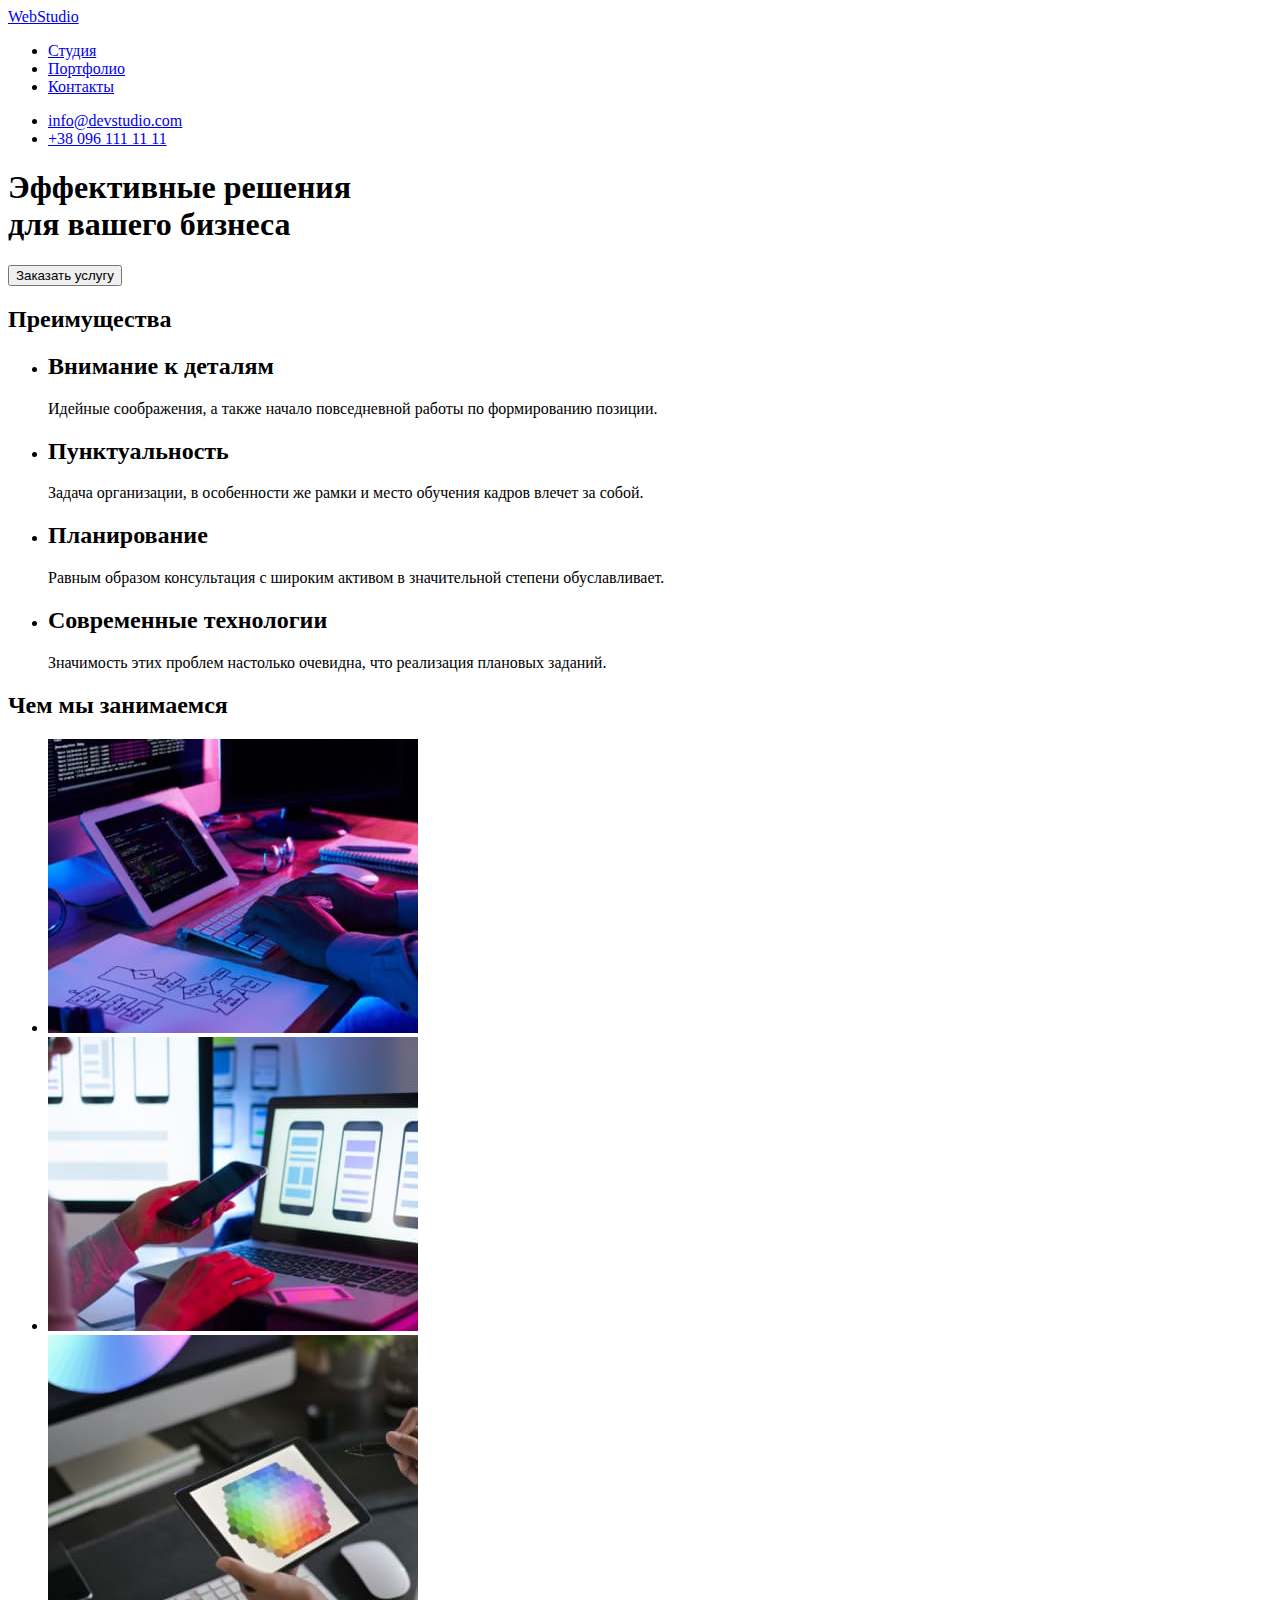
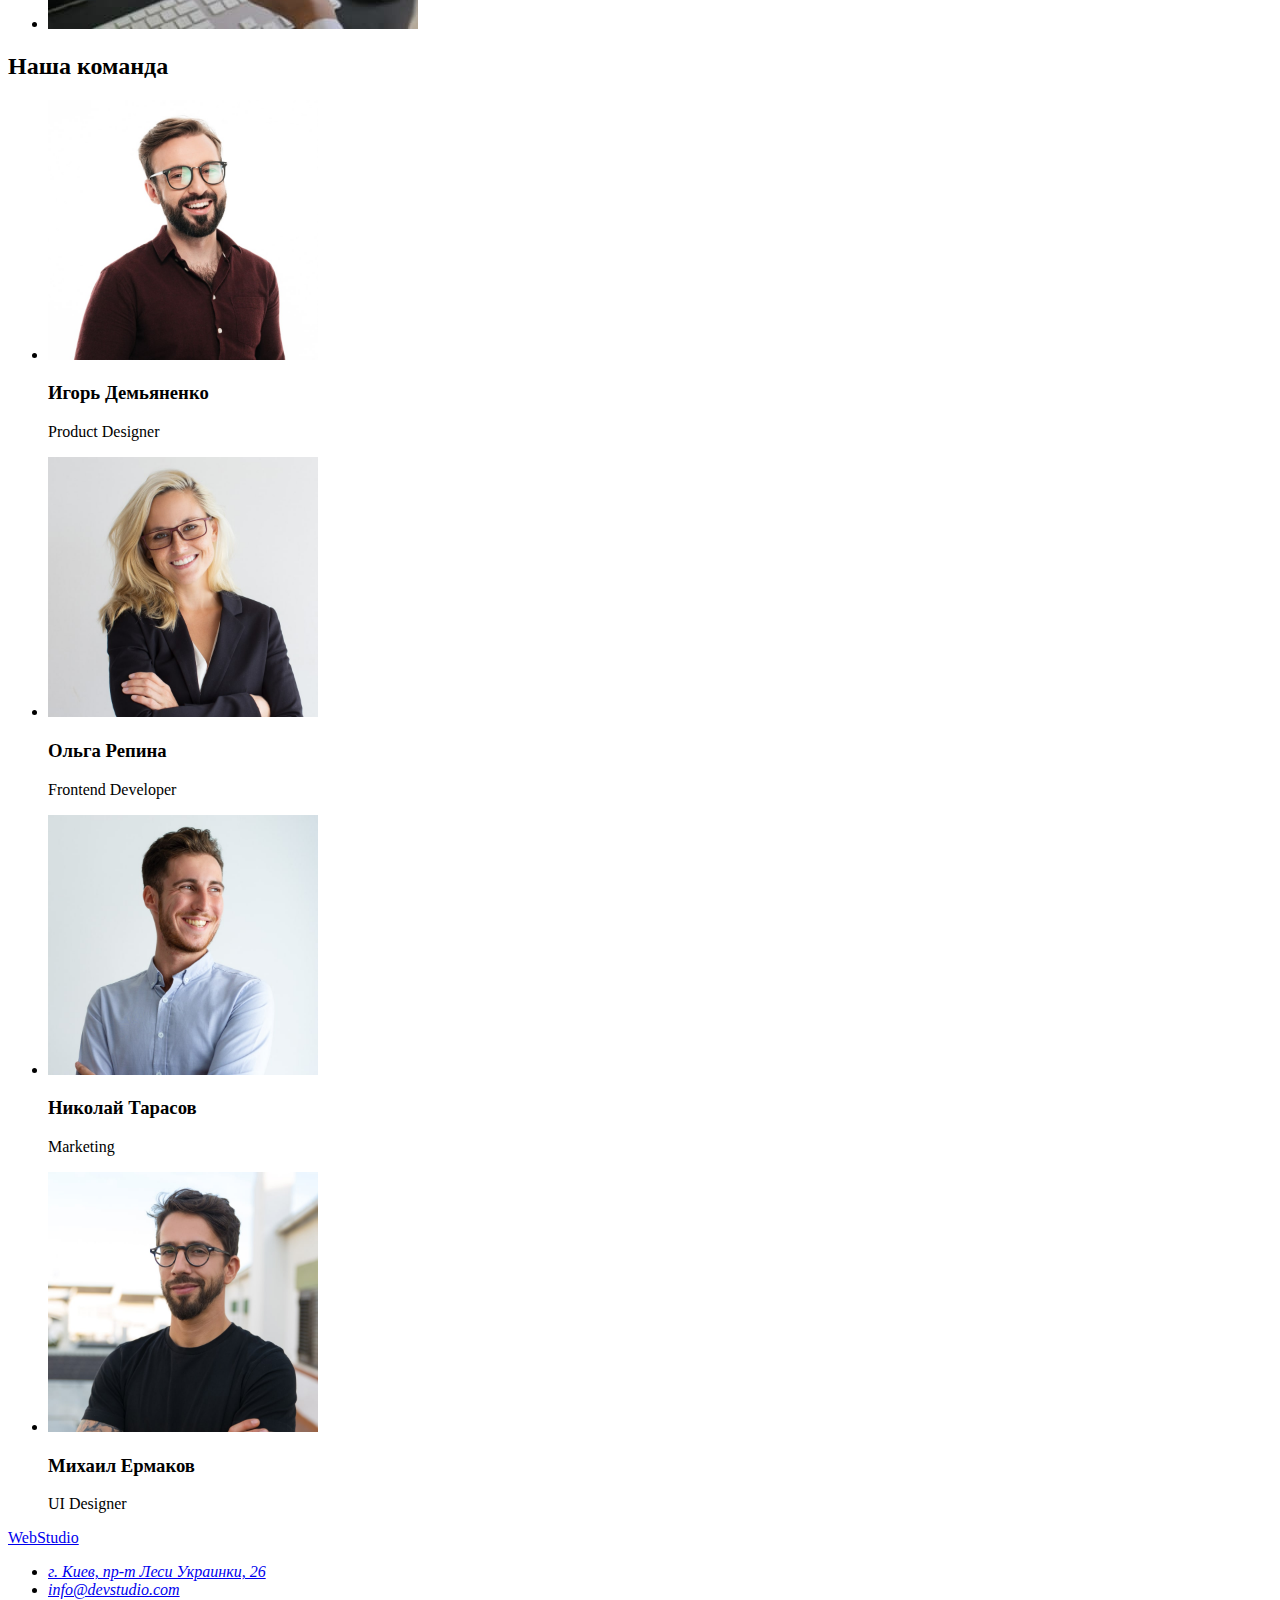
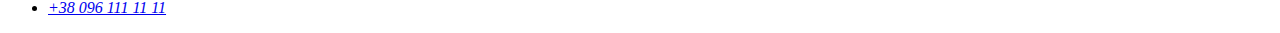
<file: hw1/index.html>
<!DOCTYPE html>
<html lang="ru">
<head>
    <meta charset="UTF-8">
    <meta http-equiv="X-UA-Compatible" content="IE=edge">
    <meta name="viewport" content="width=device-width, initial-scale=1.0">
    <title>WebStudio | Домашняя работа №1</title>
</head>
<body>
    <header>
        <a href="./index.html" title="Ссылка на главную страницу сайта">WebStudio</a>
        
        <nav>
            <ul>
                <li><a href="./index.html">Студия</a></li>
                <li><a href="#">Портфолио</a></li>
                <li><a href="#">Контакты</a></li>
            </ul>
        </nav>

        <ul>
            <li><a href="mailto:info@devstudio.com" target="_blank">info@devstudio.com</a></li>
            <li><a href="callto:+380961111111" target="_blank">+38 096 111 11 11</a></li>
        </ul>
    </header>
    
    <main>
        <section>
            <h1>Эффективные решения<br> для вашего бизнеса</h1>
            <button type="button">Заказать услугу</button>
        </section>

        <section>
            <h2>Преимущества</h2>
            <ul>
                <li>
                    <h2>Внимание к деталям</h2>
                    <p>Идейные соображения, а также начало повседневной работы по формированию позиции.</p>
                </li>
                <li>
                    <h2>Пунктуальность</h2>
                    <p>Задача организации, в особенности же рамки и место обучения кадров влечет за собой.</p>
                </li>
                <li>
                    <h2>Планирование</h2>
                    <p>Равным образом консультация с широким активом в значительной степени обуславливает.</p>
                </li>
                <li>
                    <h2>Современные технологии</h2>
                    <p>Значимость этих проблем настолько очевидна, что реализация плановых заданий.</p>
                </li>
            </ul>
        </section>
            <h2>Чем мы занимаемся</h2>
            <ul>
                <li><img src="./images/box1.jpg" alt="Верстка макетов" width="370"></li>
                <li><img src="./images/box2.jpg" alt="Адаптивный дизайн" width="370"></li>
                <li><img src="./images/box3.jpg" alt="Работа с цветом" width="370"></li>
            </ul>
        <section>
            <h2>Наша команда</h2>
            <ul>
                <li>
                    <img src="./images/team1.jpg" alt="Игорь Демьяненко" width="270"> 
                    <h3>Игорь Демьяненко</h3>
                    <p lang="en">Product Designer</p>
                </li>
                <li>
                    <img src="./images/team2.jpg" alt="Ольга Репина" width="270">
                    <h3>Ольга Репина</h3>
                    <p lang="en">Frontend Developer</p>
                </li>
                <li>
                    <img src="./images/team3.jpg" alt="Николай Тарасов" width="270">
                    <h3>Николай Тарасов</h3>
                    <p lang="en">Marketing</p>
                </li>
                <li>
                    <img src="./images/team4.jpg" alt="Михаил Ермаков" width="270">
                    <h3>Михаил Ермаков</h3>
                    <p lang="en">UI Designer</p>
                </li>
            </ul>
        </section>
    </main>

    <footer>
        <a href="./index.html" title="Ссылка на главную страницу сайта">WebStudio</a>
        <address>
            <ul>
                <li>
                    <a href="https://goo.gl/maps/j5LTMicuxcYMiGvK8"
                    target="_blank"
                    rel="noreferrer noopener">г. Киев, пр-т Леси Украинки, 26</a>
                </li>
                <li><a href="mailto:info@devstudio.com" target="_blank">info@devstudio.com</a></li>
                <li><a href="callto:+380961111111" target="_blank">+38 096 111 11 11</a></li>
            </ul>
        </address>
    </footer>
</body>
</html>
</file>
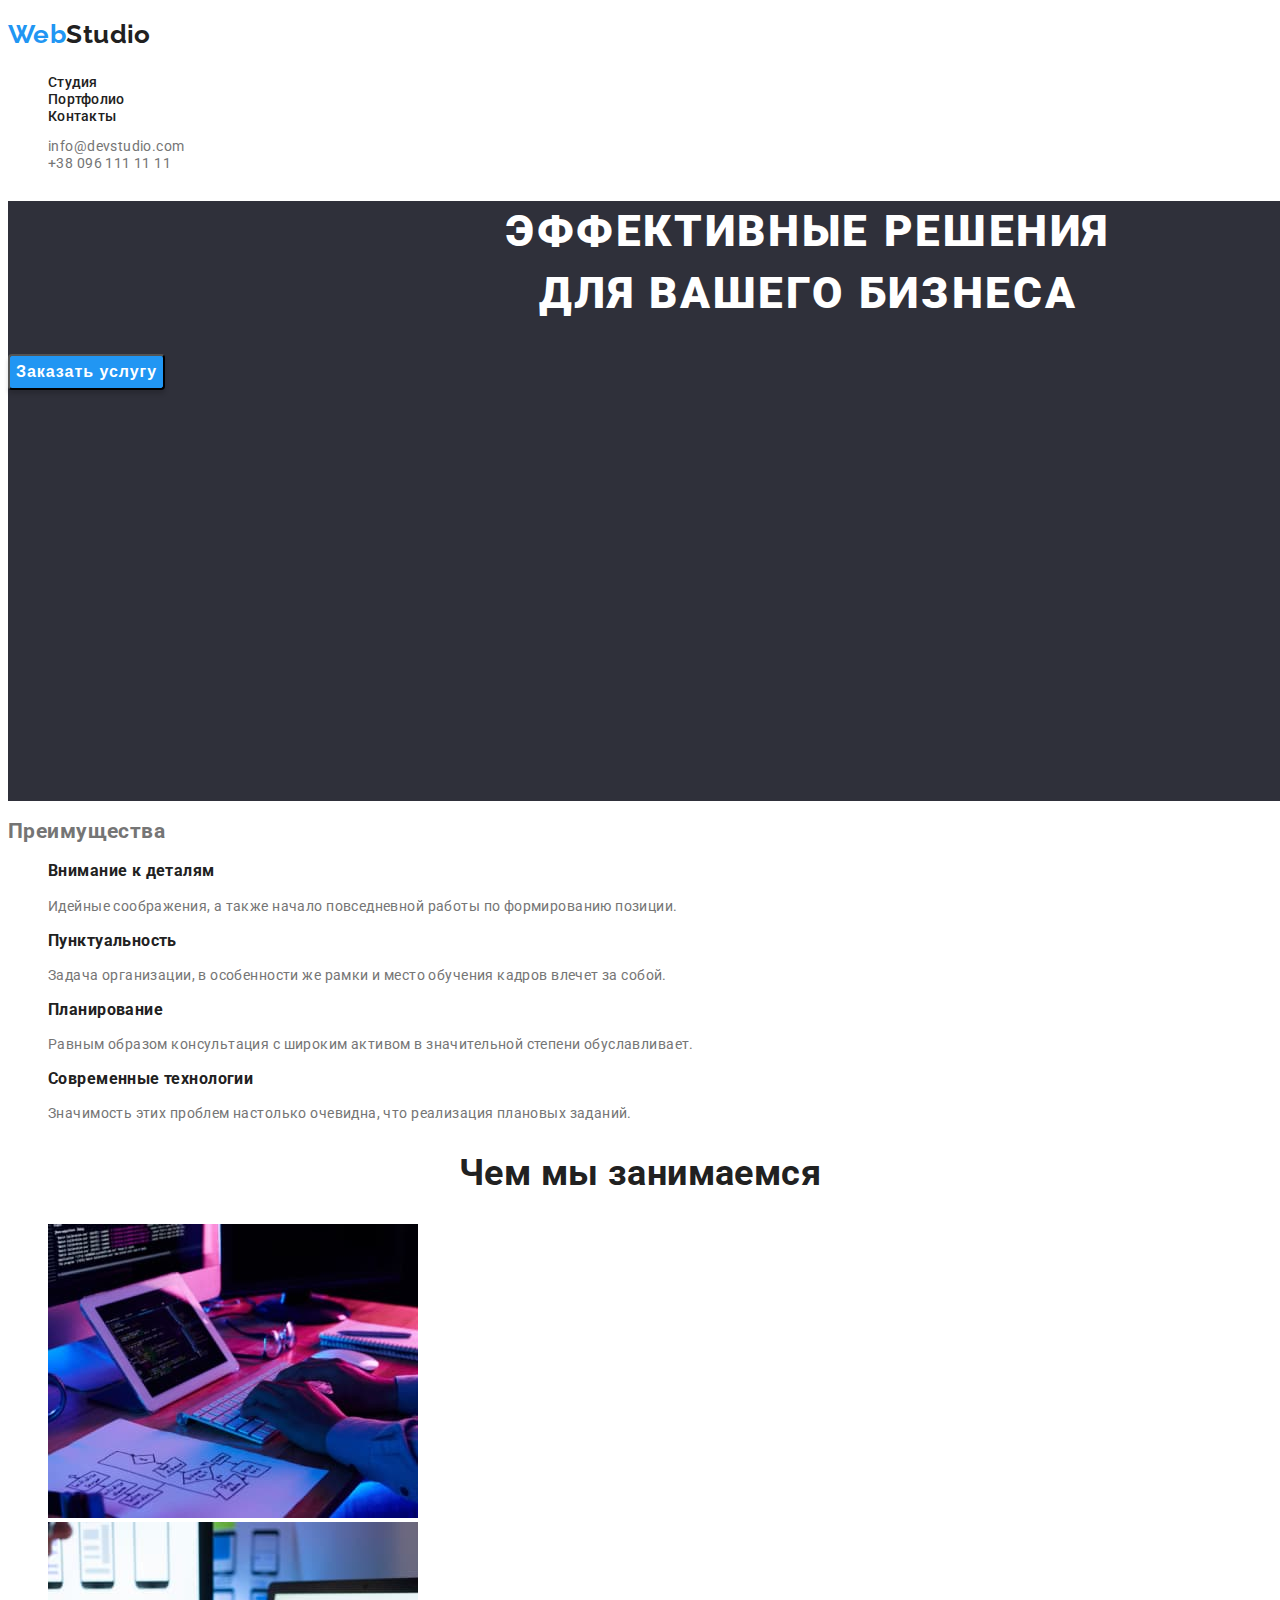
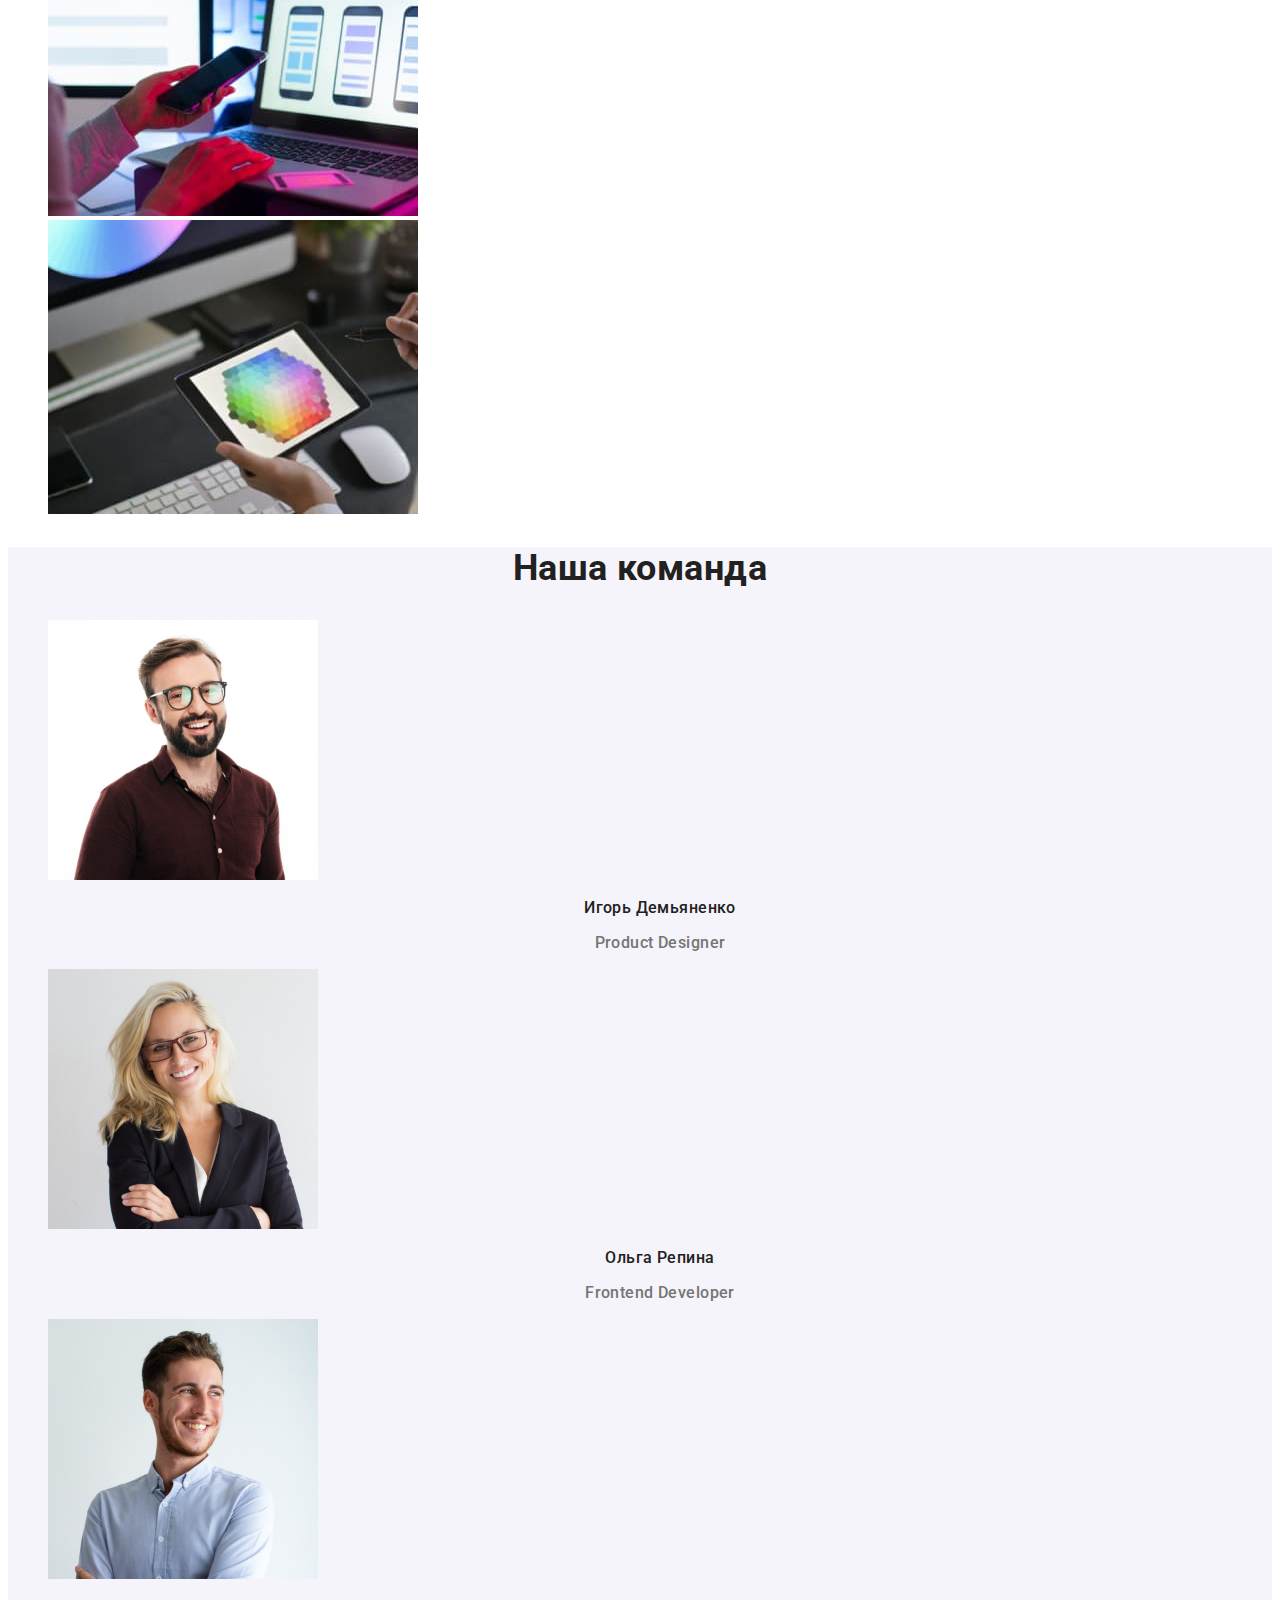
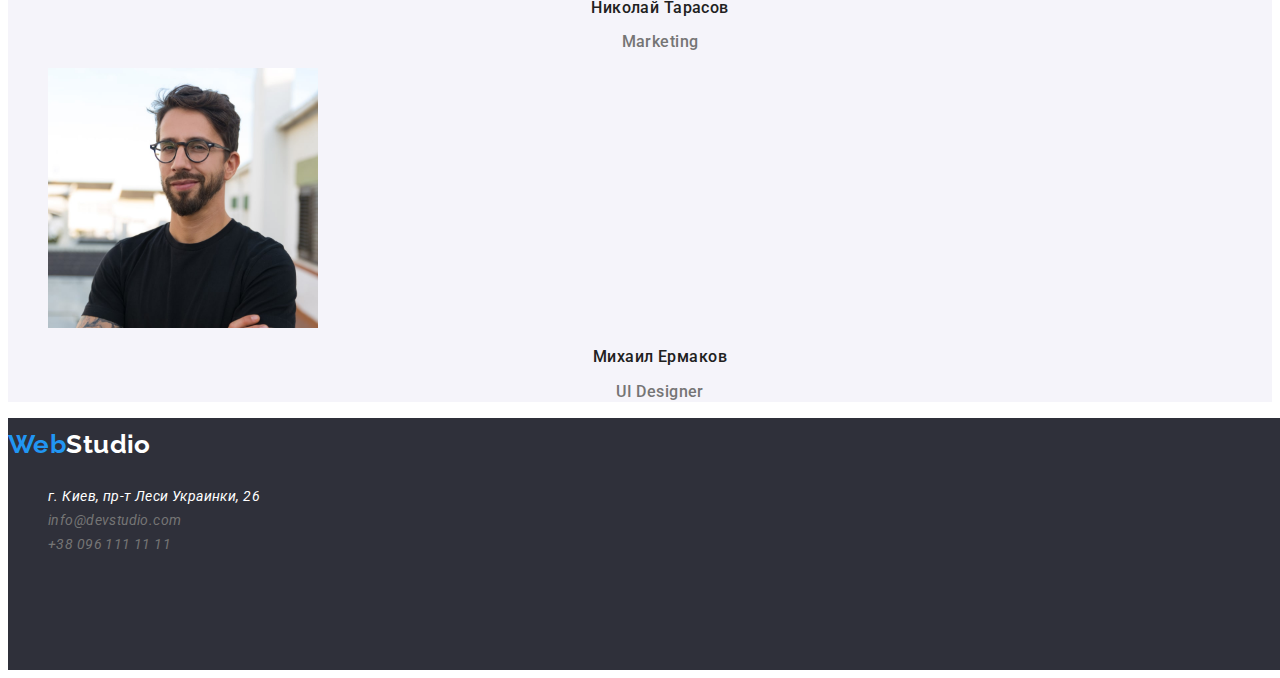
<file: hw2/index.html>
<!DOCTYPE html>
<html lang="ru">
<head>
    <meta charset="UTF-8">
    <meta http-equiv="X-UA-Compatible" content="IE=edge">
    <meta name="viewport" content="width=device-width, initial-scale=1.0">
    <title>WebStudio | Домашняя работа №2</title>
    <link rel="preconnect" href="https://fonts.googleapis.com"><link rel="preconnect" href="https://fonts.gstatic.com" crossorigin><link href="https://fonts.googleapis.com/css2?family=Raleway:ital@0;1&family=Roboto:ital,wght@0,400;0,500;0,700;0,900;1,400;1,500;1,700;1,900&display=swap" rel="stylesheet">
    <link rel="stylesheet" href="./css/style.css">
</head>
<body>
    <header class="header">
        <a href="./index.html" title="Ссылка на главную страницу сайта" class="logo header"><span class="logo-span">Web</span>Studio</a>
        
        <nav class="navigation">
            <ul class="navigation-list">
                <li class="navigation-item"><a class="navigation-link" href="./index.html">Студия</a></li>
                <li class="navigation-item"><a class="navigation-link" href="./portfolio.html">Портфолио</a></li>
                <li class="navigation-item"><a class="navigation-link" href="#">Контакты</a></li>
            </ul>
        </nav>

        <ul class="contacts-list">
            <li class="contacts-list"><a class="contacts-link" href="mailto:info@devstudio.com" target="_blank">info@devstudio.com</a></li>
            <li class="contacts-list"><a class="contacts-link" href="callto:+380961111111" target="_blank">+38 096 111 11 11</a></li>
        </ul>
    </header>
    
    <main class="main">
        <section class="section hero">
            <h1 class="title">Эффективные решения<br> для вашего бизнеса</h1>
            <button type="button" class="hero-button">Заказать услугу</button>
        </section>

        <section class="section benefits">
            <h2 class="benefits-title">Преимущества</h2>
            <ul class="benefits-list">
                <li class="benefits-item">
                    <h3 class="benefits-titles">Внимание к деталям</h3>
                    <p class="benefits-text">Идейные соображения, а также начало повседневной работы по формированию позиции.</p>
                </li>
                <li class="benefits-item">
                    <h3 class="benefits-titles">Пунктуальность</h3>
                    <p class="benefits-text">Задача организации, в особенности же рамки и место обучения кадров влечет за собой.</p>
                </li>
                <li class="benefits-item">
                    <h3 class="benefits-titles">Планирование</h3>
                    <p class="benefits-text">Равным образом консультация с широким активом в значительной степени обуславливает.</p>
                </li>
                <li class="benefits-item">
                    <h3 class="benefits-titles">Современные технологии</h3>
                    <p class="benefits-text">Значимость этих проблем настолько очевидна, что реализация плановых заданий.</p>
                </li>
            </ul>
        </section>
        <section class="section doing">
            <h2 class="doing-title">Чем мы занимаемся</h2>
            <ul class="doing-list">
                <li class="doing-item"><img src="./images/box1.jpg" alt="Верстка макетов" width="370"></li>
                <li class="doing-item"><img src="./images/box2.jpg" alt="Адаптивный дизайн" width="370"></li>
                <li class="doing-item"><img src="./images/box3.jpg" alt="Работа с цветом" width="370"></li>
            </ul>
        </section>    
        <section class="section team">
            <h2 class="team-title">Наша команда</h2>
            <ul class="team-list">
                <li class="team-item">
                    <img src="./images/team1.jpg" alt="Игорь Демьяненко" width="270"> 
                    <h3 class="team-titles">Игорь Демьяненко</h3>
                    <p lang="en" class="team-text">Product Designer</p>
                </li>
                <li class="team-item">
                    <img src="./images/team2.jpg" alt="Ольга Репина" width="270">
                    <h3 class="team-titles">Ольга Репина</h3>
                    <p lang="en" class="team-text">Frontend Developer</p>
                </li>
                <li class="team-item">
                    <img src="./images/team3.jpg" alt="Николай Тарасов" width="270">
                    <h3 class="team-titles">Николай Тарасов</h3>
                    <p lang="en" class="team-text">Marketing</p>
                </li>
                <li class="team-item">
                    <img src="./images/team4.jpg" alt="Михаил Ермаков" width="270">
                    <h3 class="team-titles">Михаил Ермаков</h3>
                    <p lang="en" class="team-text">UI Designer</p>
                </li>
            </ul>
        </section>
    </main>

    <footer class="footer">
        <a href="./index.html" title="Ссылка на главную страницу сайта" class="logo footer"><span class="logo-span">Web</span>Studio</a>
        <address class="footer-address">
            <ul class="footer-contacts">
                <li class="footer-item">
                    <a class="address" href="https://goo.gl/maps/j5LTMicuxcYMiGvK8"
                    target="_blank"
                    rel="noreferrer noopener">г. Киев, пр-т Леси Украинки, 26</a>
                </li>
                <li class="footer-item"><a class="contacts-link" href="mailto:info@devstudio.com" target="_blank">info@devstudio.com</a></li>
                <li class="footer-item"><a class="contacts-link" href="callto:+380961111111" target="_blank">+38 096 111 11 11</a></li>
            </ul>
        </address>
    </footer>
</body>
</html>
</file>
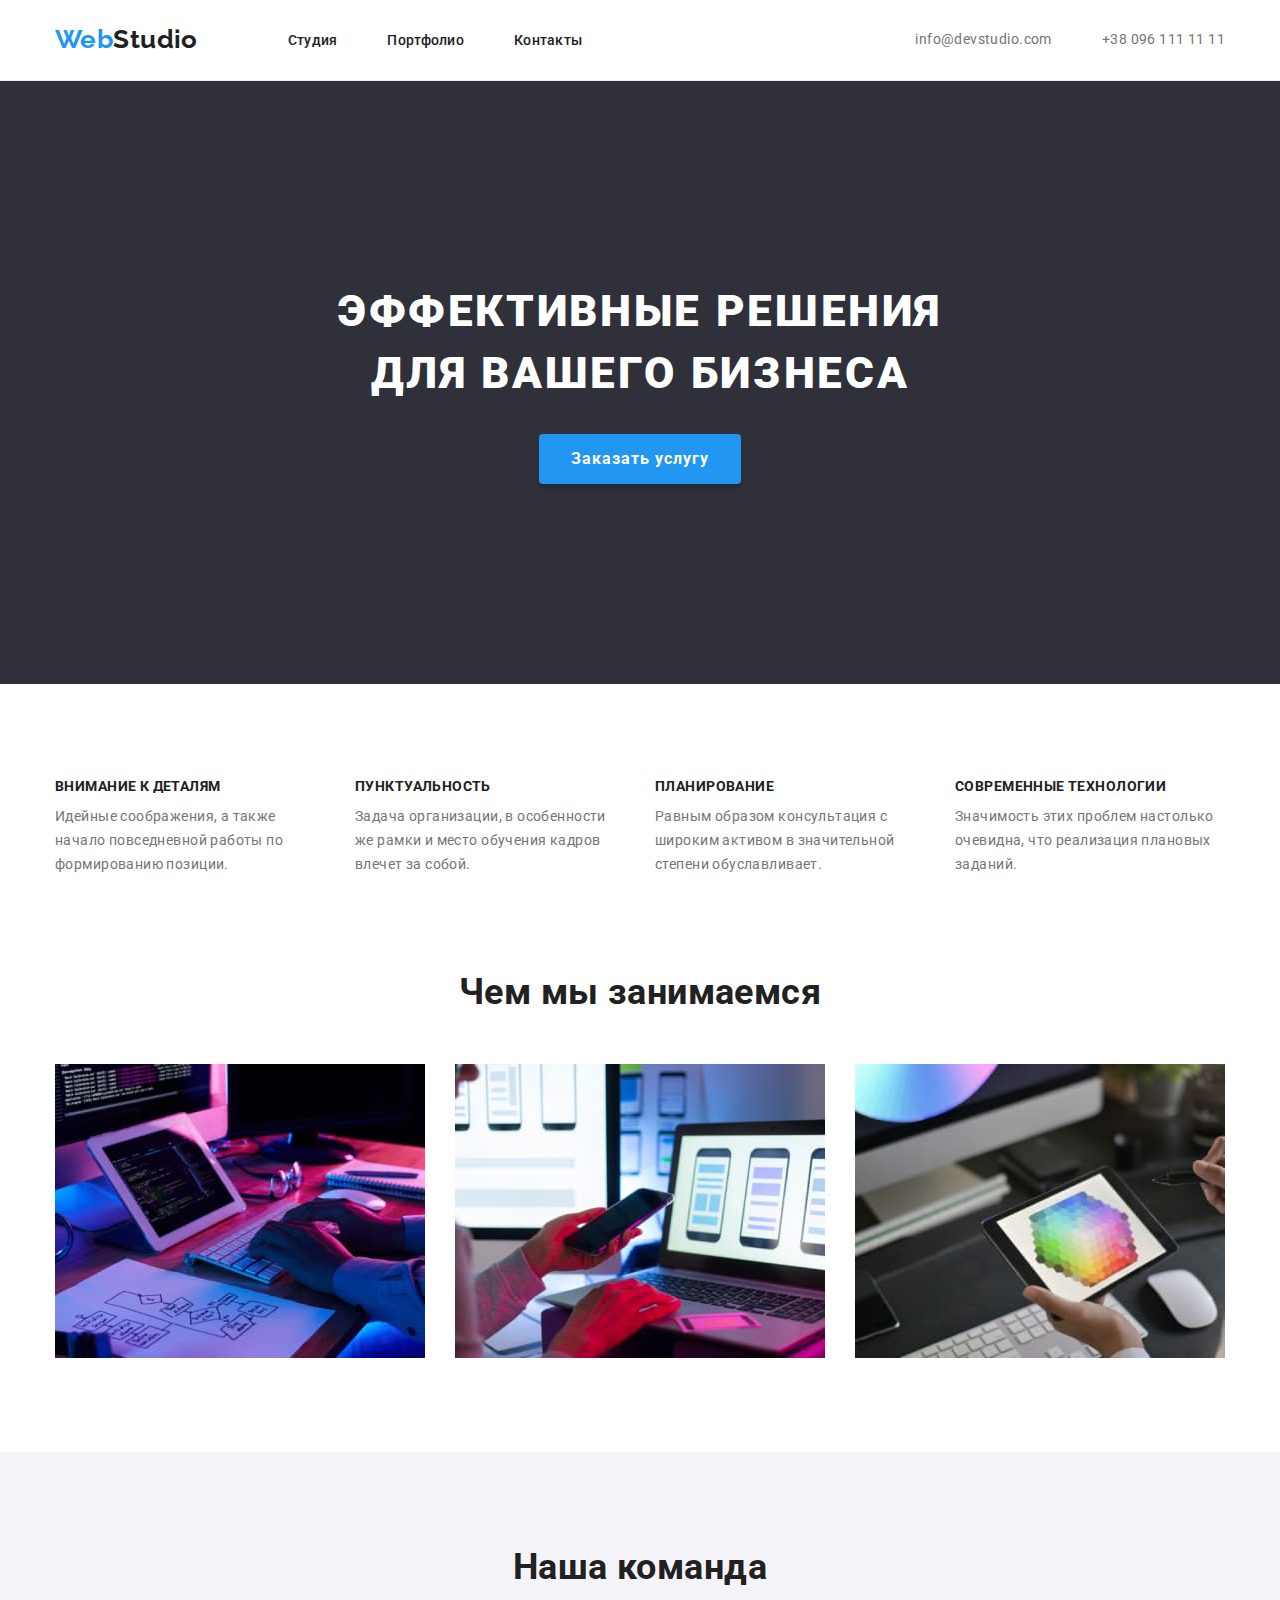
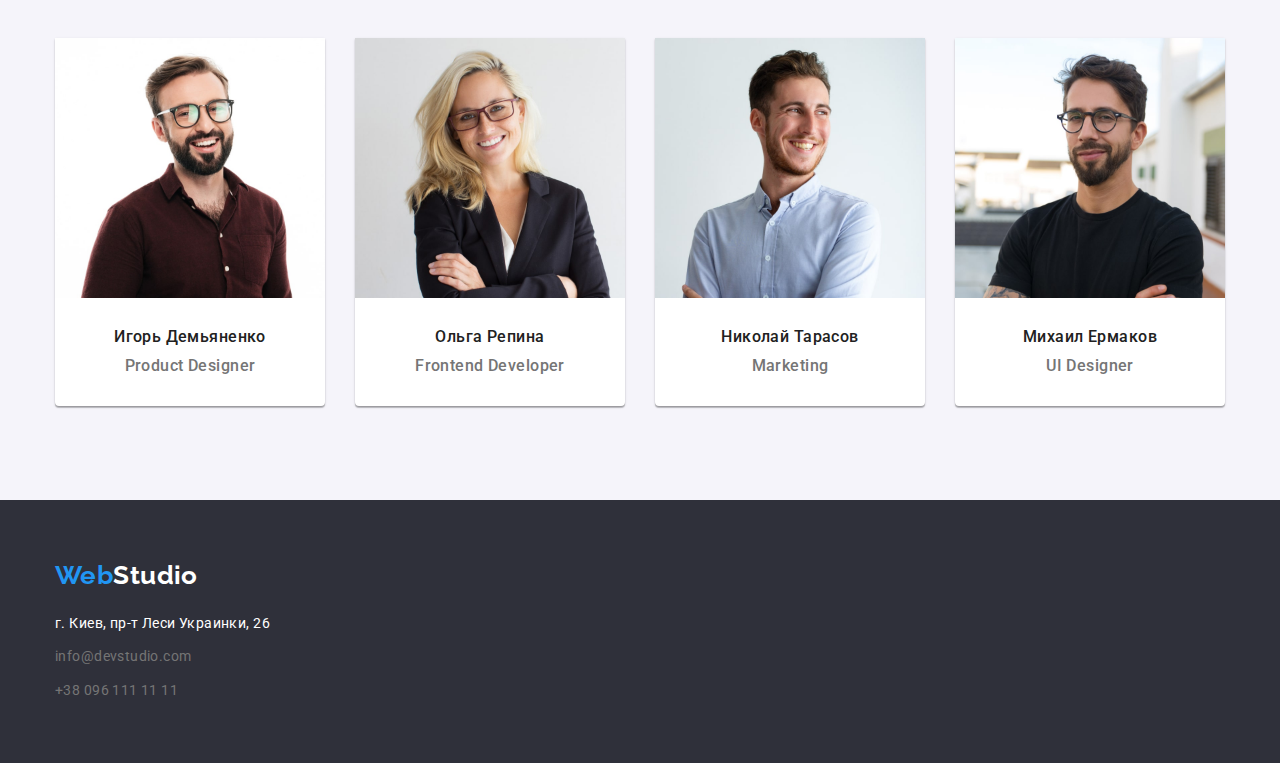
<file: hw3/index.html>
<!DOCTYPE html>
<html lang="ru">
<head>
    <meta charset="UTF-8">
    <meta http-equiv="X-UA-Compatible" content="IE=edge">
    <meta name="viewport" content="width=device-width, initial-scale=1.0">
    <title>WebStudio | Домашняя работа №3</title>
    <link rel="preconnect" href="https://fonts.googleapis.com">
    <link rel="preconnect" href="https://fonts.gstatic.com" crossorigin>
    <link href="https://fonts.googleapis.com/css2?family=Raleway:ital@0;1&family=Roboto:ital,wght@0,400;0,500;0,700;0,900;1,400;1,500;1,700;1,900&display=swap" rel="stylesheet">
    <link rel="stylesheet" href="https://cdnjs.cloudflare.com/ajax/libs/modern-normalize/1.1.0/modern-normalize.min.css" crossorigin="anonymous">
    <link rel="stylesheet" href="./css/style.css">
</head>
<body>
    <header class="header">
        <div class="container header-container">
            <a href="./index.html" title="Ссылка на главную страницу сайта" class="logo-header"><span class="logo-span">Web</span>Studio</a>
            
            <nav class="header-navigation">
                <ul class="navigation-list">
                    <li class="navigation-item">
                        <a class="navigation-link current-link" href="./index.html">Студия</a>
                    </li>
                    <li class="navigation-item">
                        <a class="navigation-link" href="./portfolio.html">Портфолио</a>
                    </li>
                    <li class="navigation-item">
                        <a class="navigation-link" href="#">Контакты</a>
                    </li>
                </ul>
            </nav>

            <ul class="contacts-list">
                <li class="contacts-list">
                    <a class="contacts-link" href="mailto:info@devstudio.com" target="_blank">info@devstudio.com</a>
                </li>
                <li class="contacts-list">
                    <a class="contacts-link" href="callto:+380961111111" target="_blank">+38 096 111 11 11</a>
                </li>
            </ul>
        </div>
    </header>
    
    <main class="main">
        <section class="section hero">
            <h1 class="title">Эффективные решения<br> для вашего бизнеса</h1>
            
            <button type="button" class="button hero-button">Заказать услугу</button>
        </section>

        <section class="section benefits">
            <div class="container benefits-container">
                <h2 class="benefits-title">Преимущества</h2>
                <ul class="benefits-list">
                    <li class="benefits-item">
                        <h3 class="benefits-titles">Внимание к деталям</h3>
                        <p class="benefits-text">Идейные соображения, а также начало повседневной работы по формированию позиции.</p>
                    </li>
                    <li class="benefits-item">
                        <h3 class="benefits-titles">Пунктуальность</h3>
                        <p class="benefits-text">Задача организации, в особенности же рамки и место обучения кадров влечет за собой.</p>
                    </li>
                    <li class="benefits-item">
                        <h3 class="benefits-titles">Планирование</h3>
                        <p class="benefits-text">Равным образом консультация с широким активом в значительной степени обуславливает.</p>
                    </li>
                    <li class="benefits-item">
                        <h3 class="benefits-titles">Современные технологии</h3>
                        <p class="benefits-text">Значимость этих проблем настолько очевидна, что реализация плановых заданий.</p>
                    </li>
                </ul>
            </div>
        </section>

        <section class="section doing">
            <div class="container doing-container">
                <h2 class="doing-title">Чем мы занимаемся</h2>
                <ul class="doing-list">
                    <li class="doing-item">
                        <img src="./images/box1.jpg" alt="Верстка макетов" width="370">
                    </li>
                    <li class="doing-item">
                        <img src="./images/box2.jpg" alt="Адаптивный дизайн" width="370">
                    </li>
                    <li class="doing-item">
                        <img src="./images/box3.jpg" alt="Работа с цветом" width="370">
                    </li>
                </ul>
            </div>
        </section>    

        <section class="section team">
            <div class="container team-container">
                <h2 class="team-title">Наша команда</h2>
                <ul class="team-list">
                    <li class="team-item">
                        <img src="./images/team1.jpg" alt="Игорь Демьяненко" width="270"> 
                        <div class="team-card-content">
                            <h3 class="team-titles">Игорь Демьяненко</h3>
                            <p lang="en" class="team-text">Product Designer</p>
                        </div>
                    </li>
                    <li class="team-item">
                        <img src="./images/team2.jpg" alt="Ольга Репина" width="270">
                        <div class="team-card-content">
                            <h3 class="team-titles">Ольга Репина</h3>
                            <p lang="en" class="team-text">Frontend Developer</p>
                        </div>
                    </li>
                    <li class="team-item">
                        <img src="./images/team3.jpg" alt="Николай Тарасов" width="270">
                        <div class="team-card-content">
                            <h3 class="team-titles">Николай Тарасов</h3>
                            <p lang="en" class="team-text">Marketing</p>
                        </div>
                    </li>
                    <li class="team-item">
                        <img src="./images/team4.jpg" alt="Михаил Ермаков" width="270">
                        <div class="team-card-content">
                            <h3 class="team-titles">Михаил Ермаков</h3>
                            <p lang="en" class="team-text">UI Designer</p>
                        </div>
                    </li>
                </ul>
            </div>
        </section>
    </main>

    <footer class="footer">
        <div class="container footer-container">
            <a href="./index.html" title="Ссылка на главную страницу сайта" class="logo-footer"><span class="logo-span">Web</span>Studio</a>
            <address class="footer-address">
                <ul class="footer-contacts">
                    <li class="footer-item">
                        <a class="address" href="https://goo.gl/maps/j5LTMicuxcYMiGvK8"
                        target="_blank"
                        rel="noreferrer noopener">г. Киев, пр-т Леси Украинки, 26</a>
                    </li>
                    <li class="footer-item">
                        <a class="contacts-link" href="mailto:info@devstudio.com" target="_blank">info@devstudio.com</a>
                    </li>
                    <li class="footer-item">
                        <a class="contacts-link" href="callto:+380961111111" target="_blank">+38 096 111 11 11</a>
                    </li>
                </ul>
            </address>
        </div>
    </footer>
</body>
</html>
</file>
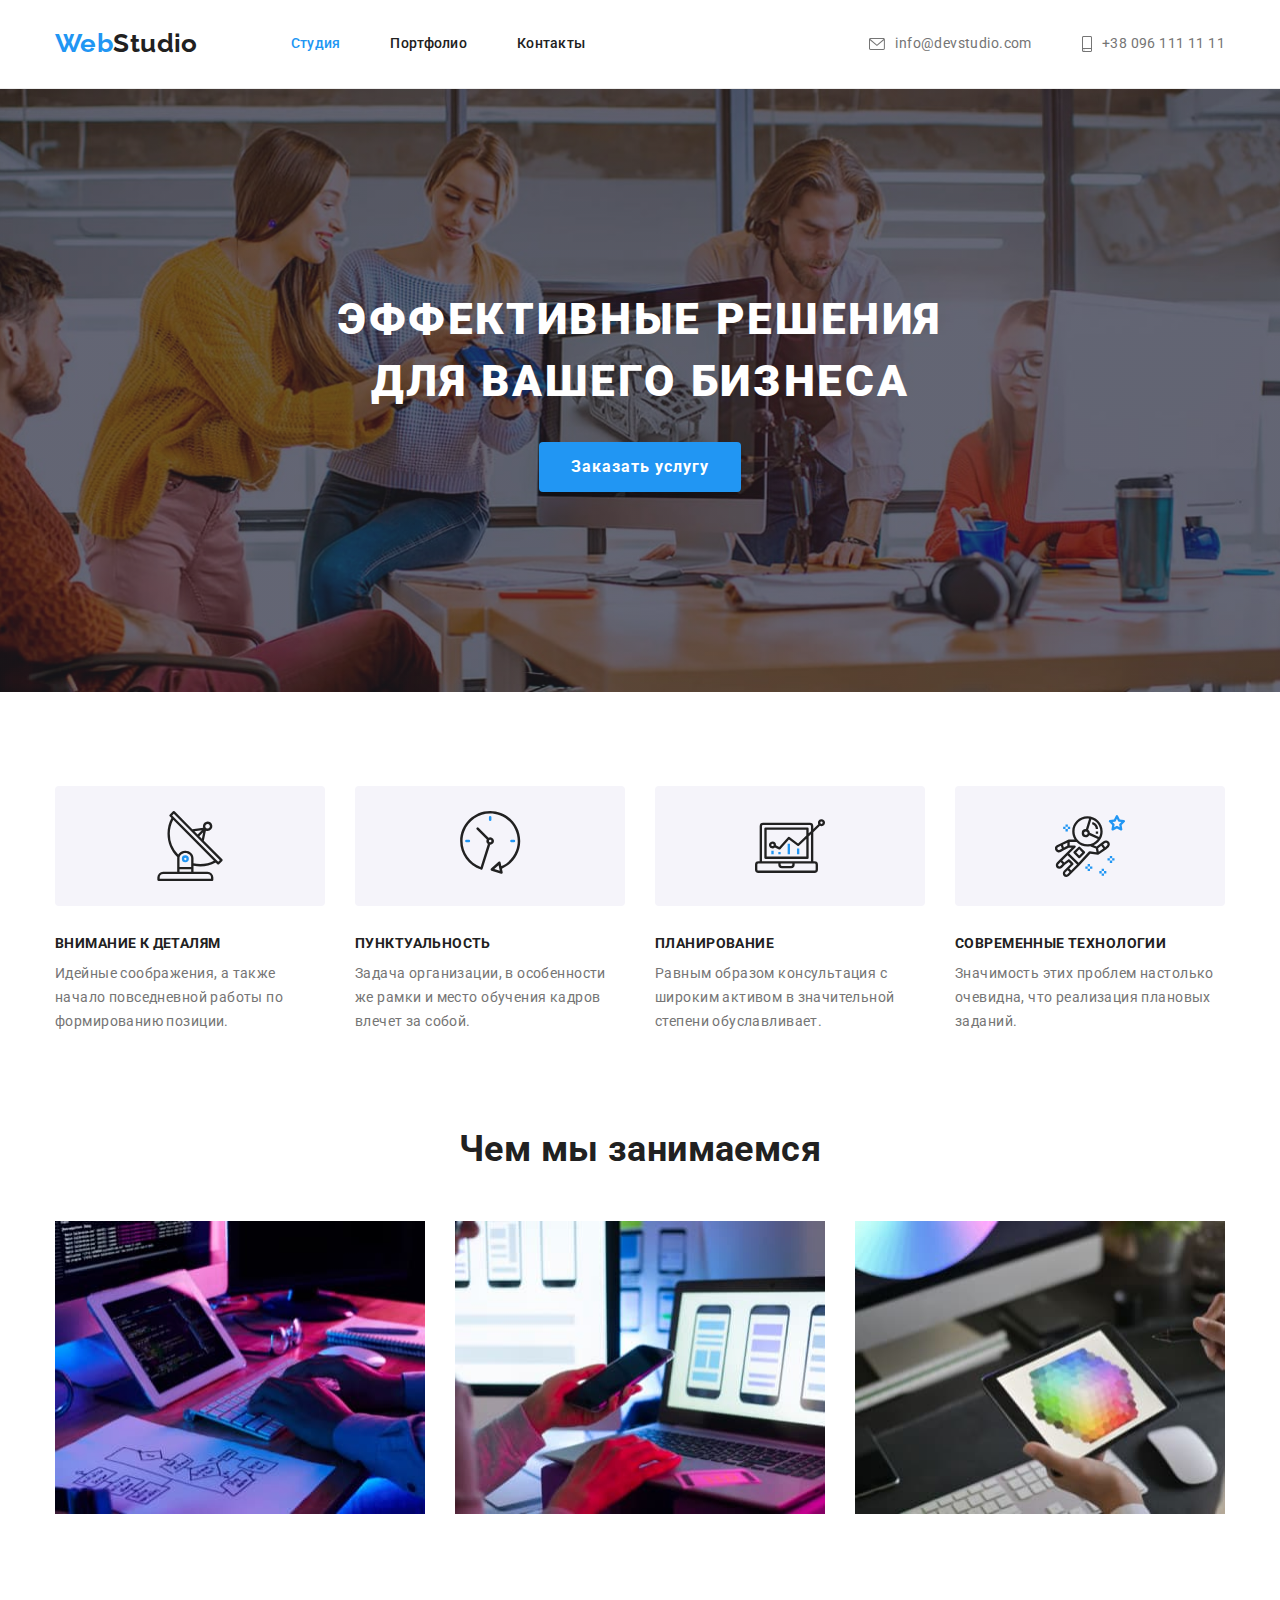
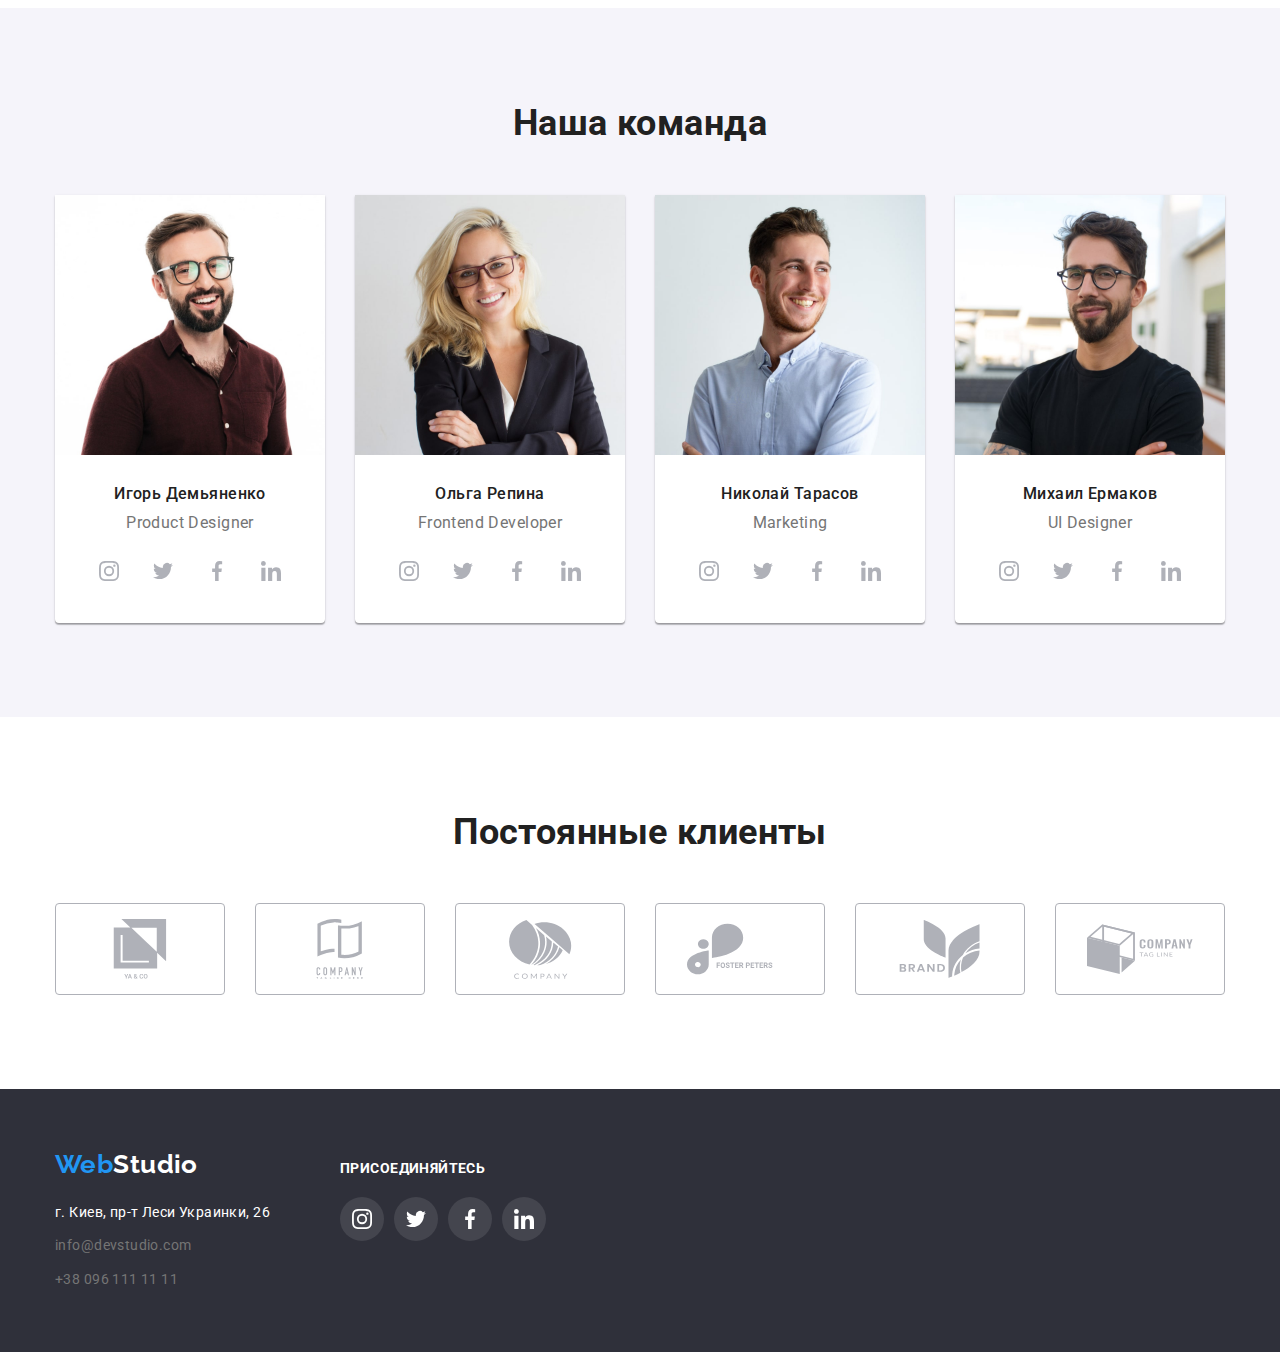
<file: hw4/index.html>
<!DOCTYPE html>
<html lang="ru">
<head>
    <meta charset="UTF-8">
    <meta http-equiv="X-UA-Compatible" content="IE=edge">
    <meta name="viewport" content="width=device-width, initial-scale=1.0">
    <title>WebStudio | Домашняя работа №4</title>
    <link rel="preconnect" href="https://fonts.googleapis.com">
    <link rel="preconnect" href="https://fonts.gstatic.com" crossorigin>
    <link href="https://fonts.googleapis.com/css2?family=Raleway:ital@0;1&family=Roboto:ital,wght@0,400;0,500;0,700;0,900;1,400;1,500;1,700;1,900&display=swap" rel="stylesheet">
    <link rel="stylesheet" href="https://cdnjs.cloudflare.com/ajax/libs/modern-normalize/1.1.0/modern-normalize.min.css" crossorigin="anonymous">
    <link rel="stylesheet" href="./css/style.css">
</head>
<body>
    <header class="header">
        <div class="container header-container">
            <a href="./index.html" title="Ссылка на главную страницу сайта" class="logo-header"><span class="logo-span">Web</span>Studio</a>
            
            <nav class="header-navigation">
                <ul class="navigation-list">
                    <li class="navigation-item">
                        <a class="navigation-link current-link" href="./index.html">Студия</a>
                    </li>
                    <li class="navigation-item">
                        <a class="navigation-link" href="./portfolio.html">Портфолио</a>
                    </li>
                    <li class="navigation-item">
                        <a class="navigation-link" href="#">Контакты</a>
                    </li>
                </ul>
            </nav>

            <ul class="contacts-list">
                <li class="contacts-list-item">
                    <a class="contacts-link" href="mailto:info@devstudio.com" target="_blank">
                        <svg class="icon icon-envelope">
                            <use href="./images/icons.svg#envelope"></use>
                        </svg>
                        info@devstudio.com
                    </a>
                </li>
                <li class="contacts-list-item">
                    <a class="contacts-link" href="callto:+380961111111" target="_blank">
                        <svg class="icon icon-phone">
                            <use href="./images/icons.svg#smartphone"></use>
                        </svg>
                        +38 096 111 11 11
                    </a>
                </li>
            </ul>
        </div>
    </header>
    
    <main class="main">
        <section class="section hero">
            <h1 class="title">Эффективные решения<br> для вашего бизнеса</h1>
            
            <button type="button" class="button hero-button">Заказать услугу</button>
        </section>

        <section class="section benefits">
            <div class="container benefits-container">
                <h2 class="hidden">Преимущества</h2>
                <ul class="benefits-list">
                    <li class="benefits-item">
                        <div class="thumb">
                            <svg class="icon">
                                <use href="./images/icons.svg#antenna"></use>
                            </svg>
                        </div>
                        <h3 class="benefits-titles">Внимание к деталям</h3>
                        <p class="benefits-text">Идейные соображения, а также начало повседневной работы по формированию позиции.</p>
                    </li>
                    <li class="benefits-item">
                        <div class="thumb">
                            <svg class="icon">
                                <use href="./images/icons.svg#clock"></use>
                            </svg>
                        </div>
                        <h3 class="benefits-titles">Пунктуальность</h3>
                        <p class="benefits-text">Задача организации, в особенности же рамки и место обучения кадров влечет за собой.</p>
                    </li>
                    <li class="benefits-item">
                        <div class="thumb">
                            <svg class="icon">
                                <use href="./images/icons.svg#diagram"></use>
                            </svg>
                        </div>
                        <h3 class="benefits-titles">Планирование</h3>
                        <p class="benefits-text">Равным образом консультация с широким активом в значительной степени обуславливает.</p>
                    </li>
                    <li class="benefits-item">
                        <div class="thumb">
                            <svg class="icon">
                                <use href="./images/icons.svg#astronaut"></use>
                            </svg>
                        </div>
                        <h3 class="benefits-titles">Современные технологии</h3>
                        <p class="benefits-text">Значимость этих проблем настолько очевидна, что реализация плановых заданий.</p>
                    </li>
                </ul>
            </div>
        </section>

        <section class="section doing">
            <div class="container doing-container">
                <h2 class="doing-title">Чем мы занимаемся</h2>
                <ul class="doing-list">
                    <li class="doing-item">
                        <img src="./images/box1.jpg" alt="Верстка макетов" width="370">
                    </li>
                    <li class="doing-item">
                        <img src="./images/box2.jpg" alt="Адаптивный дизайн" width="370">
                    </li>
                    <li class="doing-item">
                        <img src="./images/box3.jpg" alt="Работа с цветом" width="370">
                    </li>
                </ul>
            </div>
        </section>    

        <section class="section team">
            <div class="container team-container">
                <h2 class="team-title">Наша команда</h2>
                <ul class="team-list">
                    <li class="team-item">
                        <img src="./images/team1.jpg" alt="Игорь Демьяненко" width="270"> 
                        <div class="team-card-content">
                            <h3 class="team-titles">Игорь Демьяненко</h3>
                            <p lang="en" class="team-text">Product Designer</p>
                            <ul class="social-links list">
                                <li class="social-links-item">
                                    <a href="" class="social-link link">
                                    <svg class="icon">
                                        <use href="./images/icons.svg#instagram"></use>
                                    </svg>
                                    </a>
                                </li>
                                <li class="social-links-item">
                                    <a href="" class="social-link link">
                                    <svg class="icon">
                                        <use href="./images/icons.svg#twitter"></use>
                                    </svg>
                                    </a>
                                </li>
                                <li class="social-links-item">
                                    <a href="" class="social-link link">
                                    <svg class="icon">
                                        <use href="./images/icons.svg#facebook"></use>
                                    </svg>
                                    </a>
                                </li>
                                <li class="social-links-item">
                                    <a href="" class="social-link link">
                                    <svg class="icon">
                                        <use href="./images/icons.svg#linkedin"></use>
                                    </svg>
                                    </a>
                                </li>
                            </ul>
                        </div>
                    </li>
                    <li class="team-item">
                        <img src="./images/team2.jpg" alt="Ольга Репина" width="270">
                        <div class="team-card-content">
                            <h3 class="team-titles">Ольга Репина</h3>
                            <p lang="en" class="team-text">Frontend Developer</p>
                            <ul class="social-links list">
                                <li class="social-links-item">
                                    <a href="" class="social-link link">
                                    <svg class="icon">
                                        <use href="./images/icons.svg#instagram"></use>
                                    </svg>
                                    </a>
                                </li>
                                <li class="social-links-item">
                                    <a href="" class="social-link link">
                                    <svg class="icon">
                                        <use href="./images/icons.svg#twitter"></use>
                                    </svg>
                                    </a>
                                </li>
                                <li class="social-links-item">
                                    <a href="" class="social-link link">
                                    <svg class="icon">
                                        <use href="./images/icons.svg#facebook"></use>
                                    </svg>
                                    </a>
                                </li>
                                <li class="social-links-item">
                                    <a href="" class="social-link link">
                                    <svg class="icon">
                                        <use href="./images/icons.svg#linkedin"></use>
                                    </svg>
                                    </a>
                                </li>
                            </ul>
                        </div>
                    </li>
                    <li class="team-item">
                        <img src="./images/team3.jpg" alt="Николай Тарасов" width="270">
                        <div class="team-card-content">
                            <h3 class="team-titles">Николай Тарасов</h3>
                            <p lang="en" class="team-text">Marketing</p>
                            <ul class="social-links list">
                                <li class="social-links-item">
                                    <a href="" class="social-link link">
                                    <svg class="icon">
                                        <use href="./images/icons.svg#instagram"></use>
                                    </svg>
                                    </a>
                                </li>
                                <li class="social-links-item">
                                    <a href="" class="social-link link">
                                    <svg class="icon">
                                        <use href="./images/icons.svg#twitter"></use>
                                    </svg>
                                    </a>
                                </li>
                                <li class="social-links-item">
                                    <a href="" class="social-link link">
                                    <svg class="icon">
                                        <use href="./images/icons.svg#facebook"></use>
                                    </svg>
                                    </a>
                                </li>
                                <li class="social-links-item">
                                    <a href="" class="social-link link">
                                    <svg class="icon">
                                        <use href="./images/icons.svg#linkedin"></use>
                                    </svg>
                                    </a>
                                </li>
                            </ul>
                        </div>
                    </li>
                    <li class="team-item">
                        <img src="./images/team4.jpg" alt="Михаил Ермаков" width="270">
                        <div class="team-card-content">
                            <h3 class="team-titles">Михаил Ермаков</h3>
                            <p lang="en" class="team-text">UI Designer</p>
                            <ul class="social-links list">
                                <li class="social-links-item">
                                    <a href="" class="social-link link">
                                    <svg class="icon">
                                        <use href="./images/icons.svg#instagram"></use>
                                    </svg>
                                    </a>
                                </li>
                                <li class="social-links-item">
                                    <a href="" class="social-link link">
                                    <svg class="icon">
                                        <use href="./images/icons.svg#twitter"></use>
                                    </svg>
                                    </a>
                                </li>
                                <li class="social-links-item">
                                    <a href="" class="social-link link">
                                    <svg class="icon">
                                        <use href="./images/icons.svg#facebook"></use>
                                    </svg>
                                    </a>
                                </li>
                                <li class="social-links-item">
                                    <a href="" class="social-link link">
                                    <svg class="icon">
                                        <use href="./images/icons.svg#linkedin"></use>
                                    </svg>
                                    </a>
                                </li>
                            </ul>
                        </div>
                    </li>
                </ul>
            </div>
        </section>
        <section class="section clients-section">
            <div class="container clients-container">
                <h2 class="clients-title">Постоянные клиенты</h2>
                <ul class="clients-list list">
                    <li class="clients-list-item">
                        <a href="" class="client-link link">
                        <svg class="icon">
                            <use href="./images/icons.svg#group1"></use>
                        </svg>
                        </a>
                    </li>
                    <li class="clients-list-item">
                        <a href="" class="client-link link">
                        <svg class="icon">
                            <use href="./images/icons.svg#group2"></use>
                        </svg>
                        </a>
                    </li>
                    <li class="clients-list-item">
                        <a href="" class="client-link link">
                        <svg class="icon">
                            <use href="./images/icons.svg#group3"></use>
                        </svg>
                        </a>
                    </li>
                    <li class="clients-list-item">
                        <a href="" class="client-link link">
                        <svg class="icon">
                            <use href="./images/icons.svg#group4"></use>
                        </svg>
                        </a>
                    </li>
                    <li class="clients-list-item">
                        <a href="" class="client-link link">
                        <svg class="icon">
                            <use href="./images/icons.svg#group5"></use>
                        </svg>
                        </a>
                    </li>
                    <li class="clients-list-item">
                        <a href="" class="client-link link">
                        <svg class="icon">
                            <use href="./images/icons.svg#group6"></use>
                        </svg>
                        </a>
                    </li>
                </ul>
            </div>
        </section>
    </main>

    <footer class="footer">
        <div class="container footer-container">
            <div class="footer-block">
                <a href="./index.html" title="Ссылка на главную страницу сайта" class="logo-footer"><span class="logo-span">Web</span>Studio</a>
                <address class="footer-address">
                    <ul class="footer-contacts">
                        <li class="footer-item">
                            <a class="address" href="https://goo.gl/maps/j5LTMicuxcYMiGvK8"
                            target="_blank"
                            rel="noreferrer noopener">г. Киев, пр-т Леси Украинки, 26</a>
                        </li>
                        <li class="footer-item">
                            <a class="contacts-link" href="mailto:info@devstudio.com" target="_blank">info@devstudio.com</a>
                        </li>
                        <li class="footer-item">
                            <a class="contacts-link" href="callto:+380961111111" target="_blank">+38 096 111 11 11</a>
                        </li>
                    </ul>
                </address>
            </div>
            <div class="footer-block">
                <p>Присоединяйтесь</p>
                <ul class="social-links list">
                    <li class="social-links-item">
                        <a href="" class="social-link link">
                        <svg class="icon">
                            <use href="./images/icons.svg#instagram"></use>
                        </svg>
                        </a>
                    </li>
                    <li class="social-links-item">
                        <a href="" class="social-link link">
                        <svg class="icon">
                            <use href="./images/icons.svg#twitter"></use>
                        </svg>
                        </a>
                    </li>
                    <li class="social-links-item">
                        <a href="" class="social-link link">
                        <svg class="icon">
                            <use href="./images/icons.svg#facebook"></use>
                        </svg>
                        </a>
                    </li>
                    <li class="social-links-item">
                        <a href="" class="social-link link">
                        <svg class="icon">
                            <use href="./images/icons.svg#linkedin"></use>
                        </svg>
                        </a>
                    </li>
                </ul>
            </div>
        </div>
    </footer>
</body>
</html>
</file>
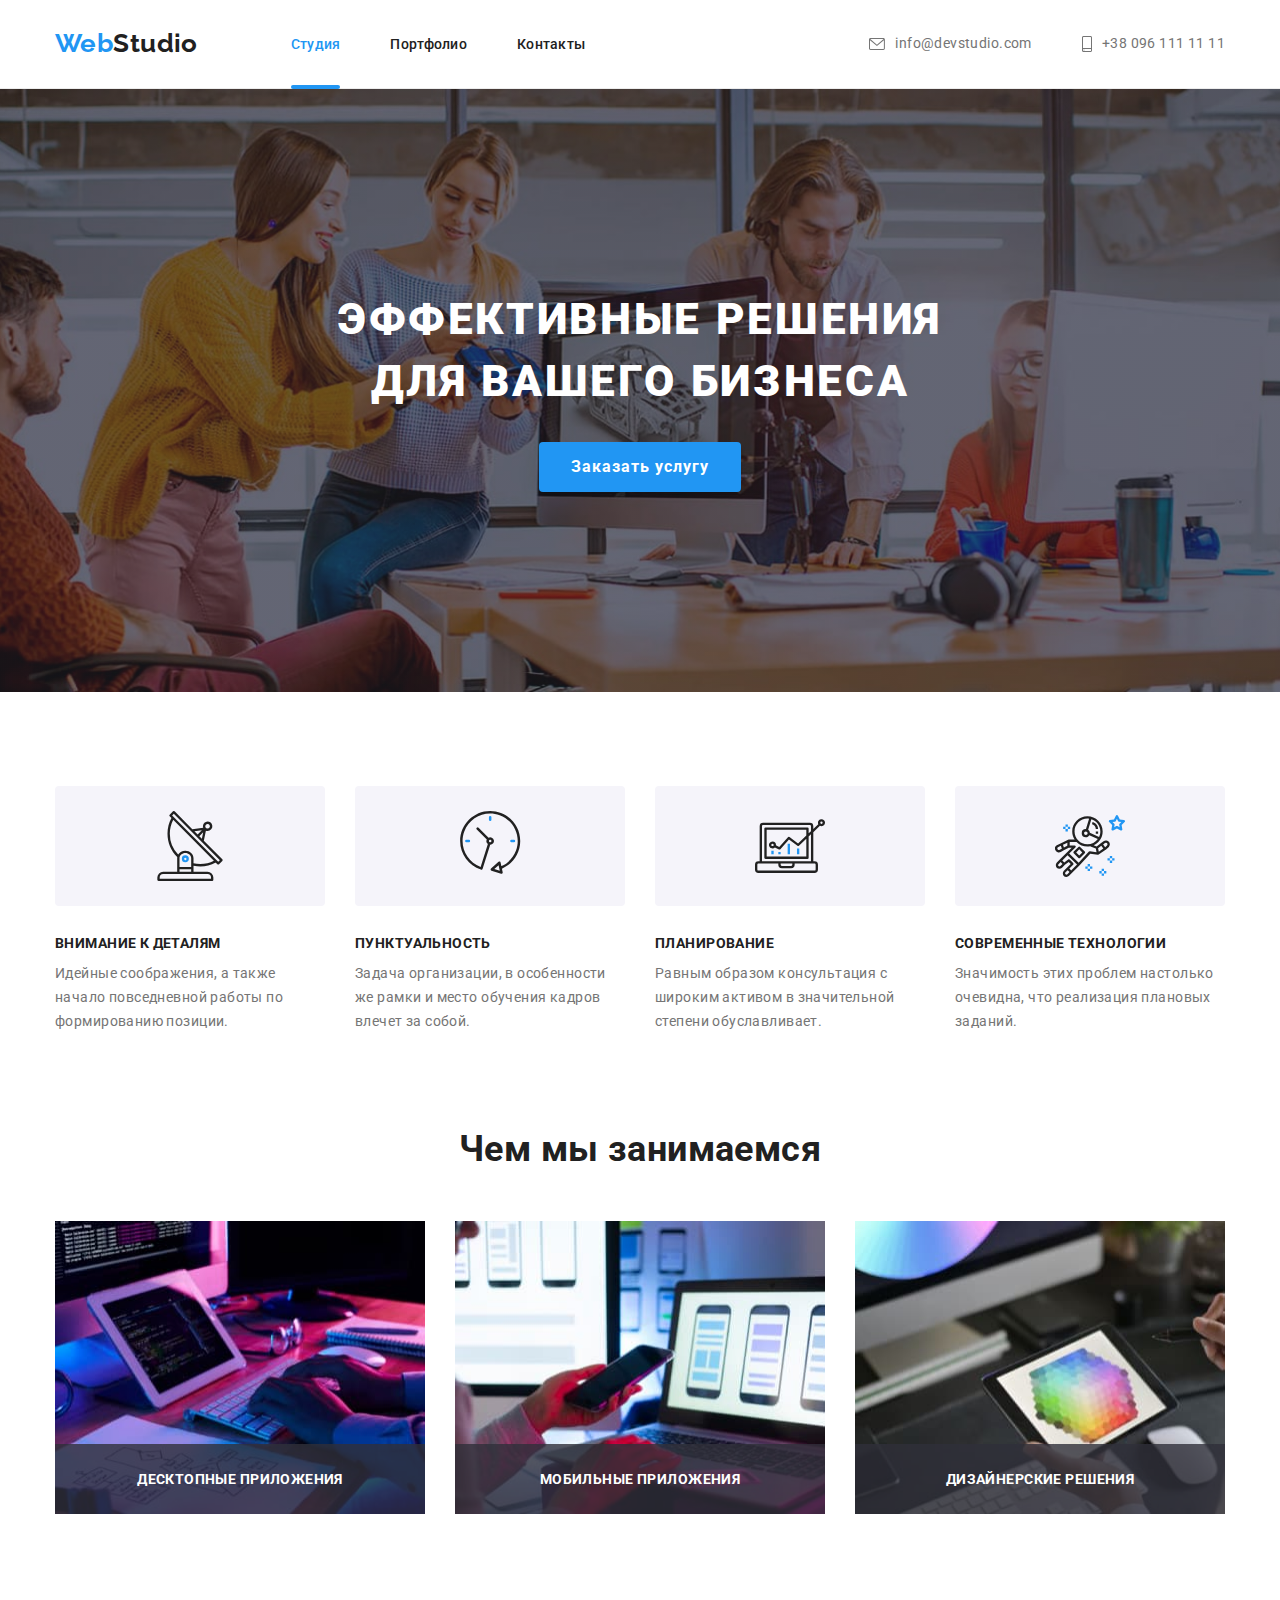
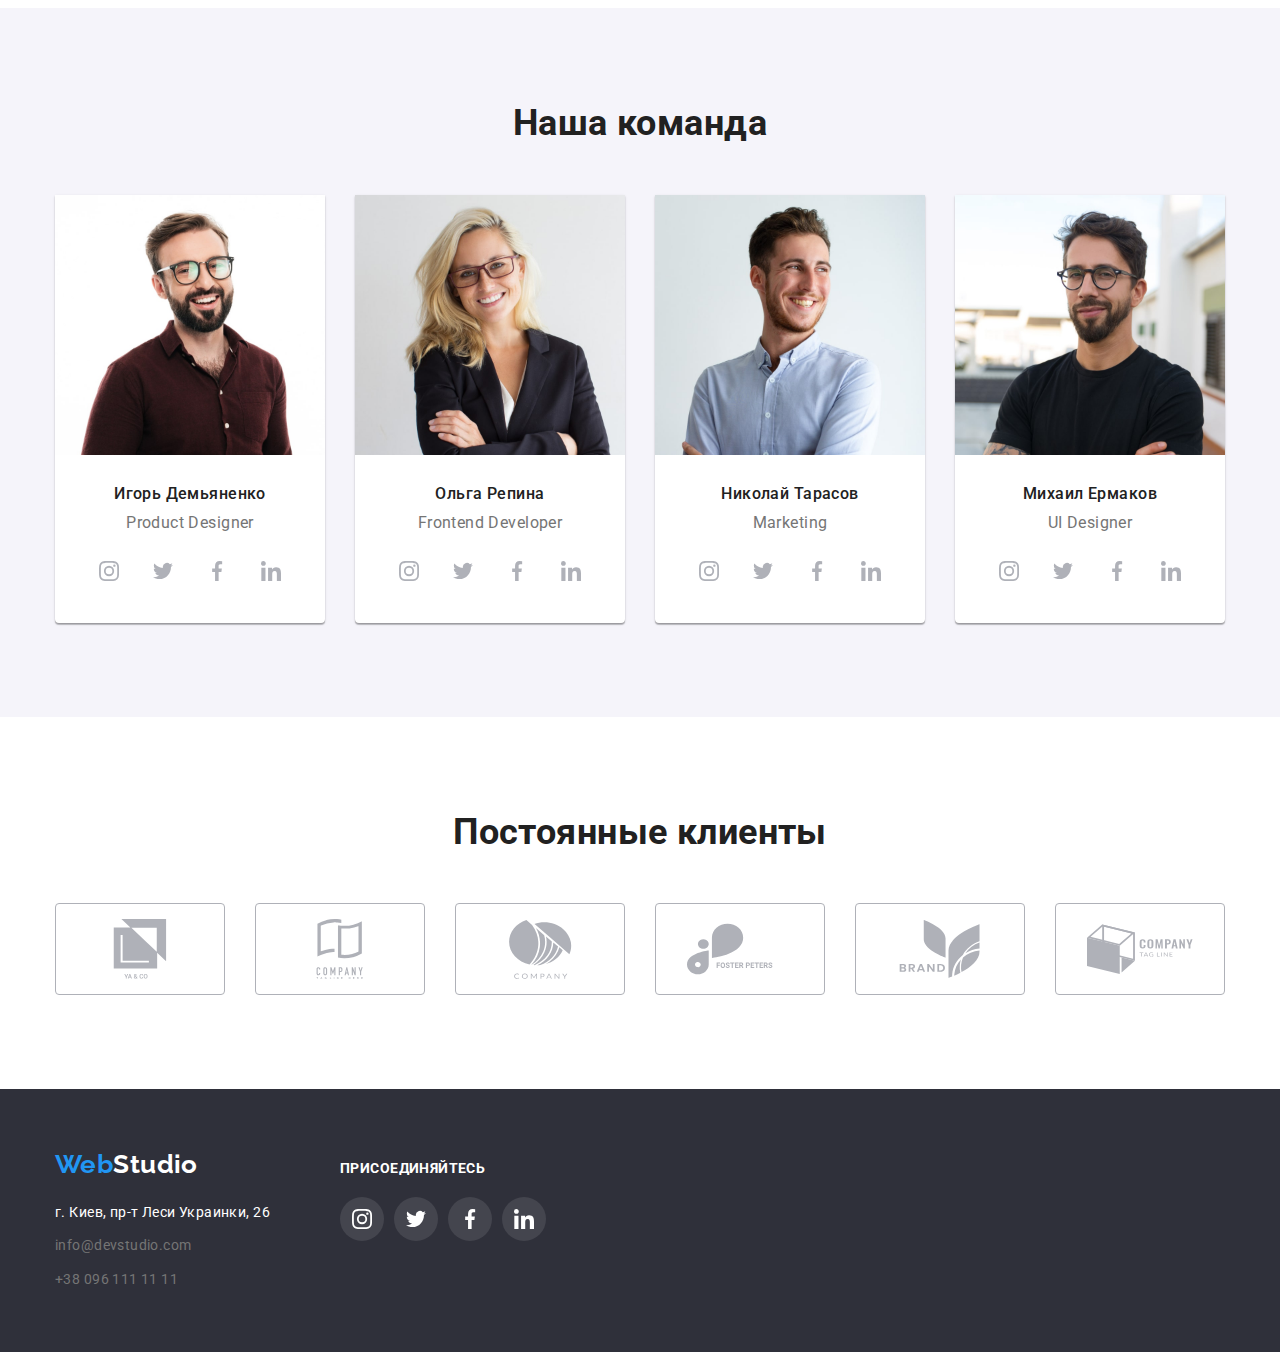
<file: hw5/index.html>
<!DOCTYPE html>
<html lang="ru">
<head>
    <meta charset="UTF-8">
    <meta http-equiv="X-UA-Compatible" content="IE=edge">
    <meta name="viewport" content="width=device-width, initial-scale=1.0">
    <title>WebStudio | Домашняя работа №5</title>
    <link rel="preconnect" href="https://fonts.googleapis.com">
    <link rel="preconnect" href="https://fonts.gstatic.com" crossorigin>
    <link href="https://fonts.googleapis.com/css2?family=Raleway:ital@0;1&family=Roboto:ital,wght@0,400;0,500;0,700;0,900;1,400;1,500;1,700;1,900&display=swap" rel="stylesheet">
    <link rel="stylesheet" href="https://cdnjs.cloudflare.com/ajax/libs/modern-normalize/1.1.0/modern-normalize.min.css" crossorigin="anonymous">
    <link rel="stylesheet" href="./css/style.css">
    <script src="./js/modal.js" defer></script>
</head>
<body>
    <header class="header">
        <div class="container header-container">
            <a href="./index.html" title="Ссылка на главную страницу сайта" class="logo-header"><span class="logo-span">Web</span>Studio</a>
            
            <nav class="header-navigation">
                <ul class="navigation-list">
                    <li class="navigation-item">
                        <a class="navigation-link current-link" href="./index.html">Студия</a>
                    </li>
                    <li class="navigation-item">
                        <a class="navigation-link" href="./portfolio.html">Портфолио</a>
                    </li>
                    <li class="navigation-item">
                        <a class="navigation-link" href="./index.html">Контакты</a>
                    </li>
                </ul>
            </nav>

            <ul class="contacts-list">
                <li class="contacts-list-item">
                    <a class="contacts-link" href="mailto:info@devstudio.com" target="_blank">
                        <svg class="icon icon-envelope">
                            <use href="./images/icons.svg#envelope"></use>
                        </svg>
                        info@devstudio.com
                    </a>
                </li>
                <li class="contacts-list-item">
                    <a class="contacts-link" href="callto:+380961111111" target="_blank">
                        <svg class="icon icon-phone">
                            <use href="./images/icons.svg#smartphone"></use>
                        </svg>
                        +38 096 111 11 11
                    </a>
                </li>
            </ul>
        </div>
    </header>
    
    <main class="main">
        <section class="section hero">
            <h1 class="title">Эффективные решения<br> для вашего бизнеса</h1>
            
            <button type="button" class="button hero-button" data-modal-open>Заказать услугу</button>
        
            <div class="backdrop is-hidden" data-modal>
                <div class="modal">
                    <button class="button-close" data-modal-close>
                        <svg class="icon icon-close">
                            <use href="./images/icons.svg#icon-close"></use>
                        </svg>
                    </button>
                </div>
            </div>
        </section>

        <section class="section benefits">
            <div class="container benefits-container">
                <h2 class="hidden">Преимущества</h2>
                <ul class="benefits-list">
                    <li class="benefits-item">
                        <div class="thumb">
                            <svg class="icon">
                                <use href="./images/icons.svg#antenna"></use>
                            </svg>
                        </div>
                        <h3 class="benefits-titles">Внимание к деталям</h3>
                        <p class="benefits-text">Идейные соображения, а также начало повседневной работы по формированию позиции.</p>
                    </li>
                    <li class="benefits-item">
                        <div class="thumb">
                            <svg class="icon">
                                <use href="./images/icons.svg#clock"></use>
                            </svg>
                        </div>
                        <h3 class="benefits-titles">Пунктуальность</h3>
                        <p class="benefits-text">Задача организации, в особенности же рамки и место обучения кадров влечет за собой.</p>
                    </li>
                    <li class="benefits-item">
                        <div class="thumb">
                            <svg class="icon">
                                <use href="./images/icons.svg#diagram"></use>
                            </svg>
                        </div>
                        <h3 class="benefits-titles">Планирование</h3>
                        <p class="benefits-text">Равным образом консультация с широким активом в значительной степени обуславливает.</p>
                    </li>
                    <li class="benefits-item">
                        <div class="thumb">
                            <svg class="icon">
                                <use href="./images/icons.svg#astronaut"></use>
                            </svg>
                        </div>
                        <h3 class="benefits-titles">Современные технологии</h3>
                        <p class="benefits-text">Значимость этих проблем настолько очевидна, что реализация плановых заданий.</p>
                    </li>
                </ul>
            </div>
        </section>

        <section class="section doing">
            <div class="container doing-container">
                <h2 class="doing-title">Чем мы занимаемся</h2>
                <ul class="doing-list">
                    <li class="doing-item">
                        <img src="./images/box1.jpg" alt="Верстка макетов" width="370">
                        <p class="doing-text">Десктопные приложения</p>
                    </li>
                    <li class="doing-item">
                        <img src="./images/box2.jpg" alt="Адаптивный дизайн" width="370">
                        <p class="doing-text">Мобильные приложения</p>
                    </li>
                    <li class="doing-item">
                        <img src="./images/box3.jpg" alt="Работа с цветом" width="370">
                        <p class="doing-text">Дизайнерские решения</p>
                    </li>
                </ul>
            </div>
        </section>    

        <section class="section team">
            <div class="container team-container">
                <h2 class="team-title">Наша команда</h2>
                <ul class="team-list">
                    <li class="team-item">
                        <img src="./images/team1.jpg" alt="Игорь Демьяненко" width="270"> 
                        <div class="team-card-content">
                            <h3 class="team-titles">Игорь Демьяненко</h3>
                            <p lang="en" class="team-text">Product Designer</p>
                            <ul class="social-links list">
                                <li class="social-links-item">
                                    <a href="" class="social-link link">
                                    <svg class="icon">
                                        <use href="./images/icons.svg#instagram"></use>
                                    </svg>
                                    </a>
                                </li>
                                <li class="social-links-item">
                                    <a href="" class="social-link link">
                                    <svg class="icon">
                                        <use href="./images/icons.svg#twitter"></use>
                                    </svg>
                                    </a>
                                </li>
                                <li class="social-links-item">
                                    <a href="" class="social-link link">
                                    <svg class="icon">
                                        <use href="./images/icons.svg#facebook"></use>
                                    </svg>
                                    </a>
                                </li>
                                <li class="social-links-item">
                                    <a href="" class="social-link link">
                                    <svg class="icon">
                                        <use href="./images/icons.svg#linkedin"></use>
                                    </svg>
                                    </a>
                                </li>
                            </ul>
                        </div>
                    </li>
                    <li class="team-item">
                        <img src="./images/team2.jpg" alt="Ольга Репина" width="270">
                        <div class="team-card-content">
                            <h3 class="team-titles">Ольга Репина</h3>
                            <p lang="en" class="team-text">Frontend Developer</p>
                            <ul class="social-links list">
                                <li class="social-links-item">
                                    <a href="" class="social-link link">
                                    <svg class="icon">
                                        <use href="./images/icons.svg#instagram"></use>
                                    </svg>
                                    </a>
                                </li>
                                <li class="social-links-item">
                                    <a href="" class="social-link link">
                                    <svg class="icon">
                                        <use href="./images/icons.svg#twitter"></use>
                                    </svg>
                                    </a>
                                </li>
                                <li class="social-links-item">
                                    <a href="" class="social-link link">
                                    <svg class="icon">
                                        <use href="./images/icons.svg#facebook"></use>
                                    </svg>
                                    </a>
                                </li>
                                <li class="social-links-item">
                                    <a href="" class="social-link link">
                                    <svg class="icon">
                                        <use href="./images/icons.svg#linkedin"></use>
                                    </svg>
                                    </a>
                                </li>
                            </ul>
                        </div>
                    </li>
                    <li class="team-item">
                        <img src="./images/team3.jpg" alt="Николай Тарасов" width="270">
                        <div class="team-card-content">
                            <h3 class="team-titles">Николай Тарасов</h3>
                            <p lang="en" class="team-text">Marketing</p>
                            <ul class="social-links list">
                                <li class="social-links-item">
                                    <a href="" class="social-link link">
                                    <svg class="icon">
                                        <use href="./images/icons.svg#instagram"></use>
                                    </svg>
                                    </a>
                                </li>
                                <li class="social-links-item">
                                    <a href="" class="social-link link">
                                    <svg class="icon">
                                        <use href="./images/icons.svg#twitter"></use>
                                    </svg>
                                    </a>
                                </li>
                                <li class="social-links-item">
                                    <a href="" class="social-link link">
                                    <svg class="icon">
                                        <use href="./images/icons.svg#facebook"></use>
                                    </svg>
                                    </a>
                                </li>
                                <li class="social-links-item">
                                    <a href="" class="social-link link">
                                    <svg class="icon">
                                        <use href="./images/icons.svg#linkedin"></use>
                                    </svg>
                                    </a>
                                </li>
                            </ul>
                        </div>
                    </li>
                    <li class="team-item">
                        <img src="./images/team4.jpg" alt="Михаил Ермаков" width="270">
                        <div class="team-card-content">
                            <h3 class="team-titles">Михаил Ермаков</h3>
                            <p lang="en" class="team-text">UI Designer</p>
                            <ul class="social-links list">
                                <li class="social-links-item">
                                    <a href="" class="social-link link">
                                    <svg class="icon">
                                        <use href="./images/icons.svg#instagram"></use>
                                    </svg>
                                    </a>
                                </li>
                                <li class="social-links-item">
                                    <a href="" class="social-link link">
                                    <svg class="icon">
                                        <use href="./images/icons.svg#twitter"></use>
                                    </svg>
                                    </a>
                                </li>
                                <li class="social-links-item">
                                    <a href="" class="social-link link">
                                    <svg class="icon">
                                        <use href="./images/icons.svg#facebook"></use>
                                    </svg>
                                    </a>
                                </li>
                                <li class="social-links-item">
                                    <a href="" class="social-link link">
                                    <svg class="icon">
                                        <use href="./images/icons.svg#linkedin"></use>
                                    </svg>
                                    </a>
                                </li>
                            </ul>
                        </div>
                    </li>
                </ul>
            </div>
        </section>
        <section class="section clients-section">
            <div class="container clients-container">
                <h2 class="clients-title">Постоянные клиенты</h2>
                <ul class="clients-list list">
                    <li class="clients-list-item">
                        <a href="" class="client-link link">
                        <svg class="icon">
                            <use href="./images/icons.svg#group1"></use>
                        </svg>
                        </a>
                    </li>
                    <li class="clients-list-item">
                        <a href="" class="client-link link">
                        <svg class="icon">
                            <use href="./images/icons.svg#group2"></use>
                        </svg>
                        </a>
                    </li>
                    <li class="clients-list-item">
                        <a href="" class="client-link link">
                        <svg class="icon">
                            <use href="./images/icons.svg#group3"></use>
                        </svg>
                        </a>
                    </li>
                    <li class="clients-list-item">
                        <a href="" class="client-link link">
                        <svg class="icon">
                            <use href="./images/icons.svg#group4"></use>
                        </svg>
                        </a>
                    </li>
                    <li class="clients-list-item">
                        <a href="" class="client-link link">
                        <svg class="icon">
                            <use href="./images/icons.svg#group5"></use>
                        </svg>
                        </a>
                    </li>
                    <li class="clients-list-item">
                        <a href="" class="client-link link">
                        <svg class="icon">
                            <use href="./images/icons.svg#group6"></use>
                        </svg>
                        </a>
                    </li>
                </ul>
            </div>
        </section>
    </main>

    <footer class="footer">
        <div class="container footer-container">
            <div class="footer-block">
                <a href="./index.html" title="Ссылка на главную страницу сайта" class="logo-footer"><span class="logo-span">Web</span>Studio</a>
                <address class="footer-address">
                    <ul class="footer-contacts">
                        <li class="footer-item">
                            <a class="address" href="https://goo.gl/maps/j5LTMicuxcYMiGvK8"
                            target="_blank"
                            rel="noreferrer noopener">г. Киев, пр-т Леси Украинки, 26</a>
                        </li>
                        <li class="footer-item">
                            <a class="contacts-link" href="mailto:info@devstudio.com" target="_blank">info@devstudio.com</a>
                        </li>
                        <li class="footer-item">
                            <a class="contacts-link" href="callto:+380961111111" target="_blank">+38 096 111 11 11</a>
                        </li>
                    </ul>
                </address>
            </div>
            <div class="footer-block">
                <p>Присоединяйтесь</p>
                <ul class="social-links list">
                    <li class="social-links-item">
                        <a href="" class="social-link link">
                        <svg class="icon">
                            <use href="./images/icons.svg#instagram"></use>
                        </svg>
                        </a>
                    </li>
                    <li class="social-links-item">
                        <a href="" class="social-link link">
                        <svg class="icon">
                            <use href="./images/icons.svg#twitter"></use>
                        </svg>
                        </a>
                    </li>
                    <li class="social-links-item">
                        <a href="" class="social-link link">
                        <svg class="icon">
                            <use href="./images/icons.svg#facebook"></use>
                        </svg>
                        </a>
                    </li>
                    <li class="social-links-item">
                        <a href="" class="social-link link">
                        <svg class="icon">
                            <use href="./images/icons.svg#linkedin"></use>
                        </svg>
                        </a>
                    </li>
                </ul>
            </div>
        </div>
    </footer>
</body>
</html>
</file>
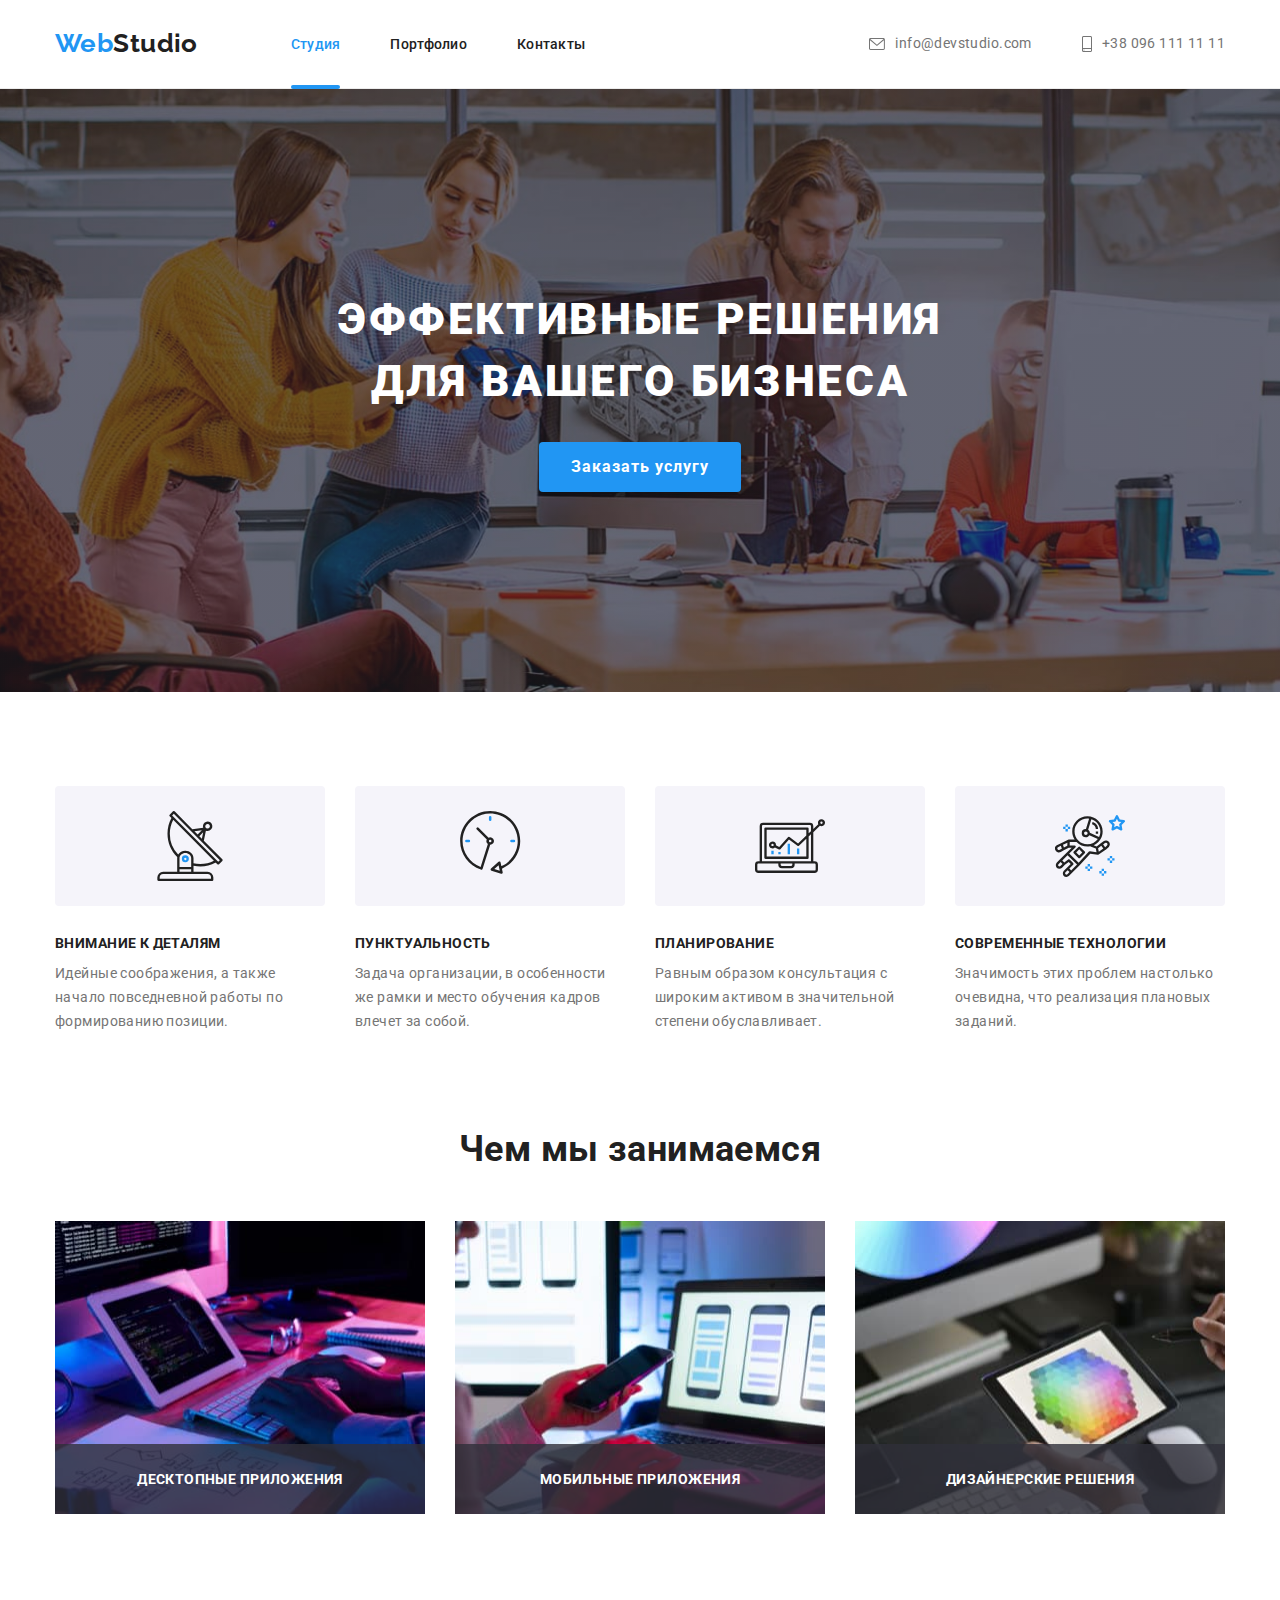
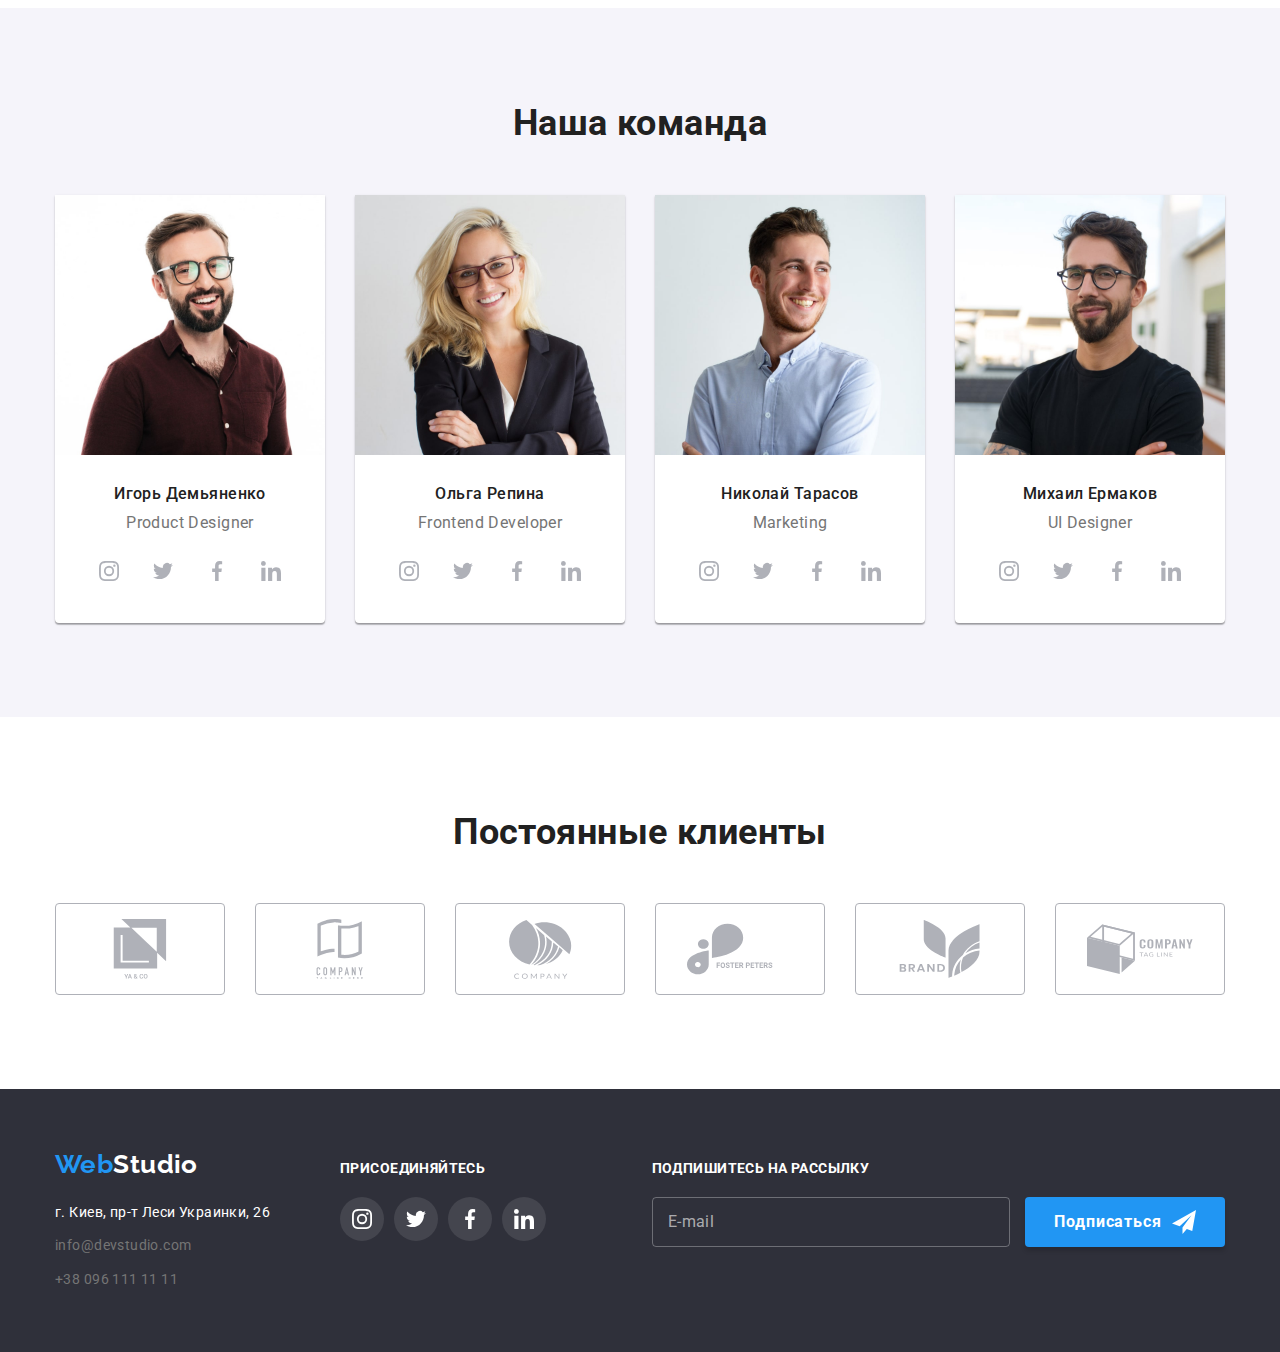
<file: hw6/index.html>
<!DOCTYPE html>
<html lang="ru">

<head>
    <meta charset="UTF-8">
    <meta http-equiv="X-UA-Compatible" content="IE=edge">
    <meta name="viewport" content="width=device-width, initial-scale=1.0">
    <title>WebStudio | Домашняя работа №5</title>
    <link rel="preconnect" href="https://fonts.googleapis.com">
    <link rel="preconnect" href="https://fonts.gstatic.com" crossorigin>
    <link
        href="https://fonts.googleapis.com/css2?family=Raleway:ital@0;1&family=Roboto:ital,wght@0,400;0,500;0,700;0,900;1,400;1,500;1,700;1,900&display=swap"
        rel="stylesheet">
    <link rel="stylesheet" href="https://cdnjs.cloudflare.com/ajax/libs/modern-normalize/1.1.0/modern-normalize.min.css"
        crossorigin="anonymous">
    <link rel="stylesheet" href="./css/style.css">
    <script src="./js/modal.js" defer></script>
</head>

<body>
    <header class="header">
        <div class="container header-container">
            <a href="./index.html" title="Ссылка на главную страницу сайта" class="logo-header"><span
                    class="logo-span">Web</span>Studio</a>

            <nav class="header-navigation">
                <ul class="navigation-list">
                    <li class="navigation-item">
                        <a class="navigation-link current-link" href="./index.html">Студия</a>
                    </li>
                    <li class="navigation-item">
                        <a class="navigation-link" href="./portfolio.html">Портфолио</a>
                    </li>
                    <li class="navigation-item">
                        <a class="navigation-link" href="./index.html">Контакты</a>
                    </li>
                </ul>
            </nav>

            <ul class="contacts-list">
                <li class="contacts-list-item">
                    <a class="contacts-link" href="mailto:info@devstudio.com" target="_blank">
                        <svg class="icon icon-envelope">
                            <use href="./images/icons.svg#envelope"></use>
                        </svg>
                        info@devstudio.com
                    </a>
                </li>
                <li class="contacts-list-item">
                    <a class="contacts-link" href="callto:+380961111111" target="_blank">
                        <svg class="icon icon-phone">
                            <use href="./images/icons.svg#smartphone"></use>
                        </svg>
                        +38 096 111 11 11
                    </a>
                </li>
            </ul>
        </div>
    </header>

    <main class="main">
        <section class="section hero">
            <h1 class="title">Эффективные решения<br> для вашего бизнеса</h1>

            <button type="button" class="button hero-button" data-modal-open>Заказать услугу</button>
        </section>

        <section class="section benefits">
            <div class="container benefits-container">
                <h2 class="hidden">Преимущества</h2>
                <ul class="benefits-list">
                    <li class="benefits-item">
                        <div class="thumb">
                            <svg class="icon">
                                <use href="./images/icons.svg#antenna"></use>
                            </svg>
                        </div>
                        <h3 class="benefits-titles">Внимание к деталям</h3>
                        <p class="benefits-text">Идейные соображения, а также начало повседневной работы по формированию
                            позиции.</p>
                    </li>
                    <li class="benefits-item">
                        <div class="thumb">
                            <svg class="icon">
                                <use href="./images/icons.svg#clock"></use>
                            </svg>
                        </div>
                        <h3 class="benefits-titles">Пунктуальность</h3>
                        <p class="benefits-text">Задача организации, в особенности же рамки и место обучения кадров
                            влечет за собой.</p>
                    </li>
                    <li class="benefits-item">
                        <div class="thumb">
                            <svg class="icon">
                                <use href="./images/icons.svg#diagram"></use>
                            </svg>
                        </div>
                        <h3 class="benefits-titles">Планирование</h3>
                        <p class="benefits-text">Равным образом консультация с широким активом в значительной степени
                            обуславливает.</p>
                    </li>
                    <li class="benefits-item">
                        <div class="thumb">
                            <svg class="icon">
                                <use href="./images/icons.svg#astronaut"></use>
                            </svg>
                        </div>
                        <h3 class="benefits-titles">Современные технологии</h3>
                        <p class="benefits-text">Значимость этих проблем настолько очевидна, что реализация плановых
                            заданий.</p>
                    </li>
                </ul>
            </div>
        </section>

        <section class="section doing">
            <div class="container doing-container">
                <h2 class="doing-title">Чем мы занимаемся</h2>
                <ul class="doing-list">
                    <li class="doing-item">
                        <img src="./images/box1.jpg" alt="Верстка макетов" width="370">
                        <p class="doing-text">Десктопные приложения</p>
                    </li>
                    <li class="doing-item">
                        <img src="./images/box2.jpg" alt="Адаптивный дизайн" width="370">
                        <p class="doing-text">Мобильные приложения</p>
                    </li>
                    <li class="doing-item">
                        <img src="./images/box3.jpg" alt="Работа с цветом" width="370">
                        <p class="doing-text">Дизайнерские решения</p>
                    </li>
                </ul>
            </div>
        </section>

        <section class="section team">
            <div class="container team-container">
                <h2 class="team-title">Наша команда</h2>
                <ul class="team-list">
                    <li class="team-item">
                        <img src="./images/team1.jpg" alt="Игорь Демьяненко" width="270">
                        <div class="team-card-content">
                            <h3 class="team-titles">Игорь Демьяненко</h3>
                            <p lang="en" class="team-text">Product Designer</p>
                            <ul class="social-links list">
                                <li class="social-links-item">
                                    <a href="" class="social-link link">
                                        <svg class="icon">
                                            <use href="./images/icons.svg#instagram"></use>
                                        </svg>
                                    </a>
                                </li>
                                <li class="social-links-item">
                                    <a href="" class="social-link link">
                                        <svg class="icon">
                                            <use href="./images/icons.svg#twitter"></use>
                                        </svg>
                                    </a>
                                </li>
                                <li class="social-links-item">
                                    <a href="" class="social-link link">
                                        <svg class="icon">
                                            <use href="./images/icons.svg#facebook"></use>
                                        </svg>
                                    </a>
                                </li>
                                <li class="social-links-item">
                                    <a href="" class="social-link link">
                                        <svg class="icon">
                                            <use href="./images/icons.svg#linkedin"></use>
                                        </svg>
                                    </a>
                                </li>
                            </ul>
                        </div>
                    </li>
                    <li class="team-item">
                        <img src="./images/team2.jpg" alt="Ольга Репина" width="270">
                        <div class="team-card-content">
                            <h3 class="team-titles">Ольга Репина</h3>
                            <p lang="en" class="team-text">Frontend Developer</p>
                            <ul class="social-links list">
                                <li class="social-links-item">
                                    <a href="" class="social-link link">
                                        <svg class="icon">
                                            <use href="./images/icons.svg#instagram"></use>
                                        </svg>
                                    </a>
                                </li>
                                <li class="social-links-item">
                                    <a href="" class="social-link link">
                                        <svg class="icon">
                                            <use href="./images/icons.svg#twitter"></use>
                                        </svg>
                                    </a>
                                </li>
                                <li class="social-links-item">
                                    <a href="" class="social-link link">
                                        <svg class="icon">
                                            <use href="./images/icons.svg#facebook"></use>
                                        </svg>
                                    </a>
                                </li>
                                <li class="social-links-item">
                                    <a href="" class="social-link link">
                                        <svg class="icon">
                                            <use href="./images/icons.svg#linkedin"></use>
                                        </svg>
                                    </a>
                                </li>
                            </ul>
                        </div>
                    </li>
                    <li class="team-item">
                        <img src="./images/team3.jpg" alt="Николай Тарасов" width="270">
                        <div class="team-card-content">
                            <h3 class="team-titles">Николай Тарасов</h3>
                            <p lang="en" class="team-text">Marketing</p>
                            <ul class="social-links list">
                                <li class="social-links-item">
                                    <a href="" class="social-link link">
                                        <svg class="icon">
                                            <use href="./images/icons.svg#instagram"></use>
                                        </svg>
                                    </a>
                                </li>
                                <li class="social-links-item">
                                    <a href="" class="social-link link">
                                        <svg class="icon">
                                            <use href="./images/icons.svg#twitter"></use>
                                        </svg>
                                    </a>
                                </li>
                                <li class="social-links-item">
                                    <a href="" class="social-link link">
                                        <svg class="icon">
                                            <use href="./images/icons.svg#facebook"></use>
                                        </svg>
                                    </a>
                                </li>
                                <li class="social-links-item">
                                    <a href="" class="social-link link">
                                        <svg class="icon">
                                            <use href="./images/icons.svg#linkedin"></use>
                                        </svg>
                                    </a>
                                </li>
                            </ul>
                        </div>
                    </li>
                    <li class="team-item">
                        <img src="./images/team4.jpg" alt="Михаил Ермаков" width="270">
                        <div class="team-card-content">
                            <h3 class="team-titles">Михаил Ермаков</h3>
                            <p lang="en" class="team-text">UI Designer</p>
                            <ul class="social-links list">
                                <li class="social-links-item">
                                    <a href="" class="social-link link">
                                        <svg class="icon">
                                            <use href="./images/icons.svg#instagram"></use>
                                        </svg>
                                    </a>
                                </li>
                                <li class="social-links-item">
                                    <a href="" class="social-link link">
                                        <svg class="icon">
                                            <use href="./images/icons.svg#twitter"></use>
                                        </svg>
                                    </a>
                                </li>
                                <li class="social-links-item">
                                    <a href="" class="social-link link">
                                        <svg class="icon">
                                            <use href="./images/icons.svg#facebook"></use>
                                        </svg>
                                    </a>
                                </li>
                                <li class="social-links-item">
                                    <a href="" class="social-link link">
                                        <svg class="icon">
                                            <use href="./images/icons.svg#linkedin"></use>
                                        </svg>
                                    </a>
                                </li>
                            </ul>
                        </div>
                    </li>
                </ul>
            </div>
        </section>
        <section class="section clients-section">
            <div class="container clients-container">
                <h2 class="clients-title">Постоянные клиенты</h2>
                <ul class="clients-list list">
                    <li class="clients-list-item">
                        <a href="" class="client-link link">
                            <svg class="icon">
                                <use href="./images/icons.svg#group1"></use>
                            </svg>
                        </a>
                    </li>
                    <li class="clients-list-item">
                        <a href="" class="client-link link">
                            <svg class="icon">
                                <use href="./images/icons.svg#group2"></use>
                            </svg>
                        </a>
                    </li>
                    <li class="clients-list-item">
                        <a href="" class="client-link link">
                            <svg class="icon">
                                <use href="./images/icons.svg#group3"></use>
                            </svg>
                        </a>
                    </li>
                    <li class="clients-list-item">
                        <a href="" class="client-link link">
                            <svg class="icon">
                                <use href="./images/icons.svg#group4"></use>
                            </svg>
                        </a>
                    </li>
                    <li class="clients-list-item">
                        <a href="" class="client-link link">
                            <svg class="icon">
                                <use href="./images/icons.svg#group5"></use>
                            </svg>
                        </a>
                    </li>
                    <li class="clients-list-item">
                        <a href="" class="client-link link">
                            <svg class="icon">
                                <use href="./images/icons.svg#group6"></use>
                            </svg>
                        </a>
                    </li>
                </ul>
            </div>
        </section>
    </main>

    <footer class="footer">
        <div class="container footer-container">
            <div class="footer-block">
                <a href="./index.html" title="Ссылка на главную страницу сайта" class="logo-footer"><span
                        class="logo-span">Web</span>Studio</a>
                <address class="footer-address">
                    <ul class="footer-contacts">
                        <li class="footer-item">
                            <a class="address" href="https://goo.gl/maps/j5LTMicuxcYMiGvK8" target="_blank"
                                rel="noreferrer noopener">г. Киев, пр-т Леси Украинки, 26</a>
                        </li>
                        <li class="footer-item">
                            <a class="contacts-link" href="mailto:info@devstudio.com"
                                target="_blank">info@devstudio.com</a>
                        </li>
                        <li class="footer-item">
                            <a class="contacts-link" href="callto:+380961111111" target="_blank">+38 096 111 11 11</a>
                        </li>
                    </ul>
                </address>
            </div>
            <div class="footer-block">
                <p>Присоединяйтесь</p>
                <ul class="social-links list">
                    <li class="social-links-item">
                        <a href="" class="social-link link">
                            <svg class="icon">
                                <use href="./images/icons.svg#instagram"></use>
                            </svg>
                        </a>
                    </li>
                    <li class="social-links-item">
                        <a href="" class="social-link link">
                            <svg class="icon">
                                <use href="./images/icons.svg#twitter"></use>
                            </svg>
                        </a>
                    </li>
                    <li class="social-links-item">
                        <a href="" class="social-link link">
                            <svg class="icon">
                                <use href="./images/icons.svg#facebook"></use>
                            </svg>
                        </a>
                    </li>
                    <li class="social-links-item">
                        <a href="" class="social-link link">
                            <svg class="icon">
                                <use href="./images/icons.svg#linkedin"></use>
                            </svg>
                        </a>
                    </li>
                </ul>
            </div>
            <div class="footer-block">
                <form>
                    <p class="subscribe-label">Подпишитесь на рассылку</p>
                    <input type="email" name="email" required id="subscribe" class="subscribe-input" minlength="7"
                        maxlength="30" placeholder="E-mail" />
                    <button type="submit" class="button hero-button subscribe-button">
                        Подписаться
                    </button>
                </form>
            </div>
        </div>
    </footer>

    <!-- Modal window -->
    <div class="backdrop is-hidden" data-modal>
        <div class="modal">
            <button class="button-close" data-modal-close>
                <svg class="icon icon-close">
                    <use href="./images/icons.svg#icon-close"></use>
                </svg>
            </button>
            <p class="modal-title">Оставьте свои данные, мы Вам перезвоним</p>
            <form class="modal-form" autocomplete="off">
                <div class="form-field">
                    <label class="modal-label" for="username"> Имя </label>
                    <span class="input-wrapper">
                        <input type="text" name="username" required minlength="3" maxlength="15" id="username" class="modal-input" />
                        <svg class="modal-icon">
                            <use href="./images/icons.svg#icon-person"></use>
                        </svg>
                    </span>
                </div>
                <div class="form-field">
                    <label class="modal-label" for="telephone">Телефон </label>
                    <span class="input-wrapper">
                        <input type="tel" name="telephone" required id="telephone" class="modal-input" pattern="[\+]\d{12}"
                            minlength="13" maxlength="13" />
                        <svg class="modal-icon">
                            <use href="./images/icons.svg#icon-telephone"></use>
                        </svg>
                    </span>
                </div>
                <div class="form-field">
                    <label class="modal-label" for="mail">Почта </label>
                    <span class="input-wrapper">
                        <input type="email" name="email" required id="mail" class="modal-input" minlength="7" maxlength="30" />
                        <svg class="modal-icon">
                            <use href="./images/icons.svg#icon-email"></use>
                        </svg>
                    </span>
                </div>
                <label class="modal-label" for="comment">Комментарий</label>
                <textarea class="modal-comment" placeholder="Введите текст" id="comment"></textarea>
                
                <input type="checkbox" name="modal-checkbox" id="modal-checkbox" class="callback-checkbox hidden" />
                <label class="modal-checkbox-label" for="modal-checkbox">
                    <span>
                        <svg class="check-icon">
                            <use href="./images/icons.svg#icon-checked"></use>
                        </svg>
                    </span>
                    Соглашаюсь с рассылкой и принимаю&nbsp;
                    <a href="#" class="modal-link">Условия договора</a></label>
                <button type="submit" class="button hero-button modal-button">
                    Отправить
                </button>
            </form>
        </div>
    </div>
</body>
</html>
</file>
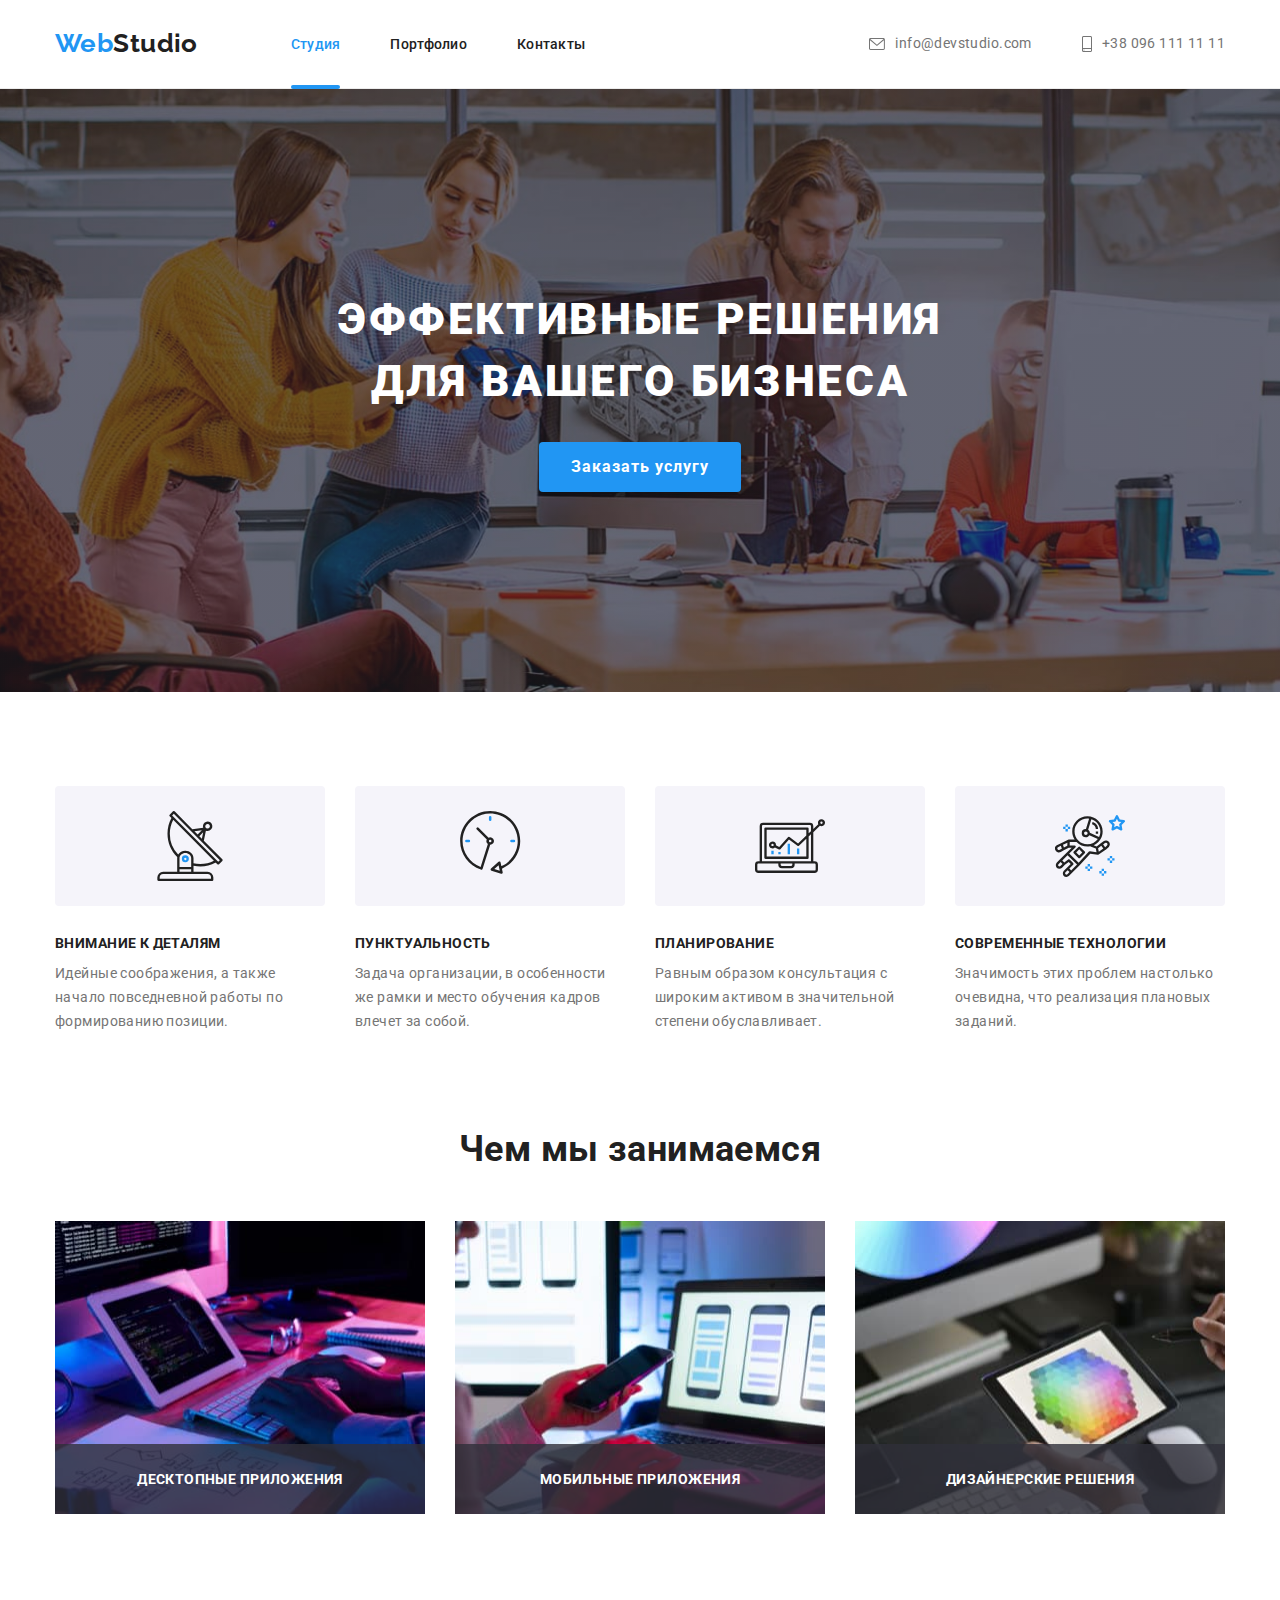
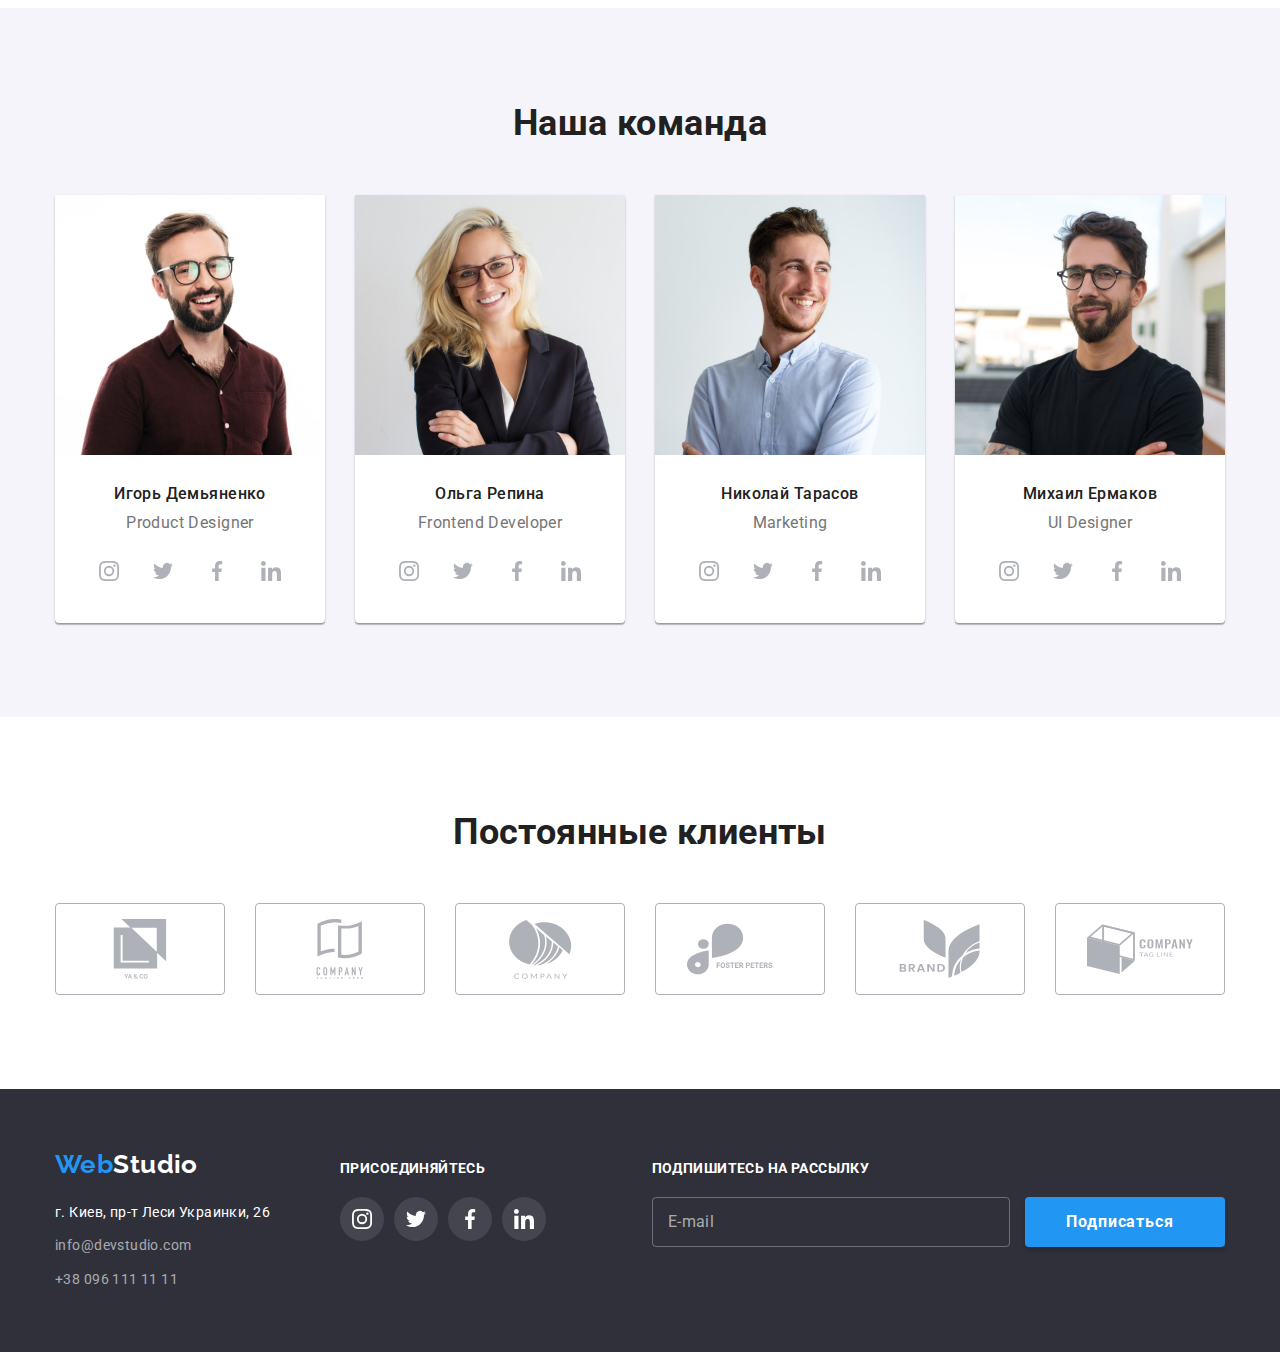
<file: hw7/index.html>
<!DOCTYPE html>
<html lang="ru">

<head>
    <meta charset="UTF-8">
    <meta http-equiv="X-UA-Compatible" content="IE=edge">
    <meta name="viewport" content="width=device-width, initial-scale=1.0">
    <title>WebStudio | Домашняя работа №7</title>
    <link rel="preconnect" href="https://fonts.googleapis.com">
    <link rel="preconnect" href="https://fonts.gstatic.com" crossorigin>
    <link
        href="https://fonts.googleapis.com/css2?family=Raleway:ital@0;1&family=Roboto:ital,wght@0,400;0,500;0,700;0,900;1,400;1,500;1,700;1,900&display=swap"
        rel="stylesheet">
    <link rel="stylesheet" href="https://cdnjs.cloudflare.com/ajax/libs/modern-normalize/1.1.0/modern-normalize.min.css"
        crossorigin="anonymous">
    <link rel="stylesheet" href="./css/main.min.css">
    <script src="./js/modal.js" defer></script>
</head>

<body>
    <header class="header">
        <div class="container header__container">
            <a class="header__logo" href="./index.html" title="Ссылка на главную страницу сайта">
                <span class="logo-span">Web</span>Studio</a>

            <nav class="header__navigation">
                <ul class="navigation-list list">
                    <li class="navigation-list__item">
                        <a class="navigation-list__link current-link" href="./index.html">Студия</a>
                    </li>
                    <li class="navigation-list__item">
                        <a class="navigation-list__link" href="./portfolio.html">Портфолио</a>
                    </li>
                    <li class="navigation-list__item">
                        <a class="navigation-list__link" href="./index.html">Контакты</a>
                    </li>
                </ul>
            </nav>

            <ul class="contacts-list list">
                <li class="contacts-list__item">
                    <a class="contacts-list__link" href="mailto:info@devstudio.com" target="_blank">
                        <svg class="icon icon-envelope">
                            <use href="./images/icons.svg#envelope"></use>
                        </svg>
                        info@devstudio.com
                    </a>
                </li>
                <li class="contacts-list__item">
                    <a class="contacts-list__link" href="callto:+380961111111" target="_blank">
                        <svg class="icon icon-phone">
                            <use href="./images/icons.svg#smartphone"></use>
                        </svg>
                        +38 096 111 11 11
                    </a>
                </li>
            </ul>
        </div>
    </header>

    <main class="main">
        <section class="section hero">
            <h1 class="hero__title">Эффективные решения<br> для вашего бизнеса</h1>

            <button type="button" class="button hero__button" data-modal-open>Заказать услугу</button>
        </section>

        <section class="section benefits">
            <div class="container benefits__container">
                <h2 class="hidden">Преимущества</h2>
                <ul class="benefits__list list">
                    <li class="benefits__item">
                        <div class="thumb">
                            <svg class="icon">
                                <use href="./images/icons.svg#antenna"></use>
                            </svg>
                        </div>
                        <h3 class="benefits__titles">Внимание к деталям</h3>
                        <p class="benefits__text">Идейные соображения, а также начало повседневной работы по формированию
                            позиции.</p>
                    </li>
                    <li class="benefits__item">
                        <div class="thumb">
                            <svg class="icon">
                                <use href="./images/icons.svg#clock"></use>
                            </svg>
                        </div>
                        <h3 class="benefits__titles">Пунктуальность</h3>
                        <p class="benefits__text">Задача организации, в особенности же рамки и место обучения кадров
                            влечет за собой.</p>
                    </li>
                    <li class="benefits__item">
                        <div class="thumb">
                            <svg class="icon">
                                <use href="./images/icons.svg#diagram"></use>
                            </svg>
                        </div>
                        <h3 class="benefits__titles">Планирование</h3>
                        <p class="benefits__text">Равным образом консультация с широким активом в значительной степени
                            обуславливает.</p>
                    </li>
                    <li class="benefits__item">
                        <div class="thumb">
                            <svg class="icon">
                                <use href="./images/icons.svg#astronaut"></use>
                            </svg>
                        </div>
                        <h3 class="benefits__titles">Современные технологии</h3>
                        <p class="benefits__text">Значимость этих проблем настолько очевидна, что реализация плановых
                            заданий.</p>
                    </li>
                </ul>
            </div>
        </section>

        <section class="section doing">
            <div class="container doing__container">
                <h2 class="doing__title titles">Чем мы занимаемся</h2>
                <ul class="doing__list list">
                    <li class="doing__item">
                        <img src="./images/box1.jpg" alt="Верстка макетов" width="370">
                        <p class="doing__text">Десктопные приложения</p>
                    </li>
                    <li class="doing__item">
                        <img src="./images/box2.jpg" alt="Адаптивный дизайн" width="370">
                        <p class="doing__text">Мобильные приложения</p>
                    </li>
                    <li class="doing__item">
                        <img src="./images/box3.jpg" alt="Работа с цветом" width="370">
                        <p class="doing__text">Дизайнерские решения</p>
                    </li>
                </ul>
            </div>
        </section>          

        <section class="section team">
            <div class="container team__container">
                <h2 class="team__title titles">Наша команда</h2>
                <ul class="team__list list">
                    <li class="team__item">
                        <img src="./images/team1.jpg" alt="Игорь Демьяненко" width="270">
                        <div class="team-card-content">
                            <h3 class="team__titles">Игорь Демьяненко</h3>
                            <p lang="en" class="team__text">Product Designer</p>
                            <ul class="social-links list">
                                <li class="social-links__item">
                                    <a href="" class="social-links__link link">
                                        <svg class="icon">
                                            <use href="./images/icons.svg#instagram"></use>
                                        </svg>
                                    </a>
                                </li>
                                <li class="social-links__item">
                                    <a href="" class="social-links__link link">
                                        <svg class="icon">
                                            <use href="./images/icons.svg#twitter"></use>
                                        </svg>
                                    </a>
                                </li>
                                <li class="social-links__item">
                                    <a href="" class="social-links__link link">
                                        <svg class="icon">
                                            <use href="./images/icons.svg#facebook"></use>
                                        </svg>
                                    </a>
                                </li>
                                <li class="social-links__item">
                                    <a href="" class="social-links__link link">
                                        <svg class="icon">
                                            <use href="./images/icons.svg#linkedin"></use>
                                        </svg>
                                    </a>
                                </li>
                            </ul>
                        </div>
                    </li>
                    <li class="team__item">
                        <img src="./images/team2.jpg" alt="Ольга Репина" width="270">
                        <div class="team-card-content">
                            <h3 class="team__titles">Ольга Репина</h3>
                            <p lang="en" class="team__text">Frontend Developer</p>
                            <ul class="social-links list">
                                <li class="social-links__item">
                                    <a href="" class="social-links__link link">
                                        <svg class="icon">
                                            <use href="./images/icons.svg#instagram"></use>
                                        </svg>
                                    </a>
                                </li>
                                <li class="social-links__item">
                                    <a href="" class="social-links__link link">
                                        <svg class="icon">
                                            <use href="./images/icons.svg#twitter"></use>
                                        </svg>
                                    </a>
                                </li>
                                <li class="social-links__item">
                                    <a href="" class="social-links__link link">
                                        <svg class="icon">
                                            <use href="./images/icons.svg#facebook"></use>
                                        </svg>
                                    </a>
                                </li>
                                <li class="social-links__item">
                                    <a href="" class="social-links__link link">
                                        <svg class="icon">
                                            <use href="./images/icons.svg#linkedin"></use>
                                        </svg>
                                    </a>
                                </li>
                            </ul>
                        </div>
                    </li>
                    <li class="team__item">
                        <img src="./images/team3.jpg" alt="Николай Тарасов" width="270">
                        <div class="team-card-content">
                            <h3 class="team__titles">Николай Тарасов</h3>
                            <p lang="en" class="team__text">Marketing</p>
                            <ul class="social-links list">
                                <li class="social-links__item">
                                    <a href="" class="social-links__link link">
                                        <svg class="icon">
                                            <use href="./images/icons.svg#instagram"></use>
                                        </svg>
                                    </a>
                                </li>
                                <li class="social-links__item">
                                    <a href="" class="social-links__link link">
                                        <svg class="icon">
                                            <use href="./images/icons.svg#twitter"></use>
                                        </svg>
                                    </a>
                                </li>
                                <li class="social-links__item">
                                    <a href="" class="social-links__link link">
                                        <svg class="icon">
                                            <use href="./images/icons.svg#facebook"></use>
                                        </svg>
                                    </a>
                                </li>
                                <li class="social-links__item">
                                    <a href="" class="social-links__link link">
                                        <svg class="icon">
                                            <use href="./images/icons.svg#linkedin"></use>
                                        </svg>
                                    </a>
                                </li>
                            </ul>
                        </div>
                    </li>
                    <li class="team__item">
                        <img src="./images/team4.jpg" alt="Михаил Ермаков" width="270">
                        <div class="team-card-content">
                            <h3 class="team__titles">Михаил Ермаков</h3>
                            <p lang="en" class="team__text">UI Designer</p>
                            <ul class="social-links list">
                                <li class="social-links__item">
                                    <a href="" class="social-links__link link">
                                        <svg class="icon">
                                            <use href="./images/icons.svg#instagram"></use>
                                        </svg>
                                    </a>
                                </li>
                                <li class="social-links__item">
                                    <a href="" class="social-links__link link">
                                        <svg class="icon">
                                            <use href="./images/icons.svg#twitter"></use>
                                        </svg>
                                    </a>
                                </li>
                                <li class="social-links__item">
                                    <a href="" class="social-links__link link">
                                        <svg class="icon">
                                            <use href="./images/icons.svg#facebook"></use>
                                        </svg>
                                    </a>
                                </li>
                                <li class="social-links__item">
                                    <a href="" class="social-links__link link">
                                        <svg class="icon">
                                            <use href="./images/icons.svg#linkedin"></use>
                                        </svg>
                                    </a>
                                </li>
                            </ul>
                        </div>
                    </li>
                </ul>
            </div>
        </section>
        <section class="section clients-section">
            <div class="container clients-section__container">
                <h2 class="clients-section__title titles">Постоянные клиенты</h2>
                <ul class="clients-section__list list">
                    <li class="clients-section__item">
                        <a href="" class="clients-section__link link">
                            <svg class="icon">
                                <use href="./images/icons.svg#group1"></use>
                            </svg>
                        </a>
                    </li>
                    <li class="clients-section__item">
                        <a href="" class="clients-section__link link">
                            <svg class="icon">
                                <use href="./images/icons.svg#group2"></use>
                            </svg>
                        </a>
                    </li>
                    <li class="clients-section__item">
                        <a href="" class="clients-section__link link">
                            <svg class="icon">
                                <use href="./images/icons.svg#group3"></use>
                            </svg>
                        </a>
                    </li>
                    <li class="clients-section__item">
                        <a href="" class="clients-section__link link">
                            <svg class="icon">
                                <use href="./images/icons.svg#group4"></use>
                            </svg>
                        </a>
                    </li>
                    <li class="clients-section__item">
                        <a href="" class="clients-section__link link">
                            <svg class="icon">
                                <use href="./images/icons.svg#group5"></use>
                            </svg>
                        </a>
                    </li>
                    <li class="clients-section__item">
                        <a href="" class="clients-section__link link">
                            <svg class="icon">
                                <use href="./images/icons.svg#group6"></use>
                            </svg>
                        </a>
                    </li>
                </ul>
            </div>
        </section>
    </main>

    <footer class="footer">
        <div class="container footer__container">
            <div class="footer__block">
                <a href="./index.html" title="Ссылка на главную страницу сайта" class="footer__logo"><span
                        class="logo-span">Web</span>Studio</a>
                <address class="footer__address">
                    <ul class="footer__contacts list">
                        <li class="footer__item">
                            <a class="footer__address_address" href="https://goo.gl/maps/j5LTMicuxcYMiGvK8" target="_blank"
                                rel="noreferrer noopener">г. Киев, пр-т Леси Украинки, 26</a>
                        </li>
                        <li class="footer__item">
                            <a class="contacts-list__link" href="mailto:info@devstudio.com"
                                target="_blank">info@devstudio.com</a>
                        </li>
                        <li class="footer__item">
                            <a class="contacts-list__link" href="callto:+380961111111" target="_blank">+38 096 111 11 11</a>
                        </li>
                    </ul>
                </address>
            </div>
            <div class="footer__block">
                <p>Присоединяйтесь</p>
                <ul class="social-links list">
                    <li class="social-links__item">
                        <a href="" class="social-links__link link">
                            <svg class="icon">
                                <use href="./images/icons.svg#instagram"></use>
                            </svg>
                        </a>
                    </li>
                    <li class="social-links__item">
                        <a href="" class="social-links__link link">
                            <svg class="icon">
                                <use href="./images/icons.svg#twitter"></use>
                            </svg>
                        </a>
                    </li>
                    <li class="social-links__item">
                        <a href="" class="social-links__link link">
                            <svg class="icon">
                                <use href="./images/icons.svg#facebook"></use>
                            </svg>
                        </a>
                    </li>
                    <li class="social-links__item">
                        <a href="" class="social-links__link link">
                            <svg class="icon">
                                <use href="./images/icons.svg#linkedin"></use>
                            </svg>
                        </a>
                    </li>
                </ul>
            </div>
            <div class="footer__block">
                <form>
                    <p class="subscribe-label">Подпишитесь на рассылку</p>
                    <input type="email" name="email" required id="subscribe" class="subscribe-input" minlength="7"
                        maxlength="30" placeholder="E-mail" />
                    <button type="submit" class="button hero__button subscribe-button">
                        Подписаться
                    </button>
                </form>
            </div>
        </div>
    </footer>

    <!-- Modal window -->
    <div class="backdrop is-hidden" data-modal>
        <div class="modal">
            <button class="button-close" data-modal-close>
                <svg class="icon icon-close">
                    <use href="./images/icons.svg#icon-close"></use>
                </svg>
            </button>
            <p class="modal-title">Оставьте свои данные, мы Вам перезвоним</p>
            <form class="modal-form" autocomplete="off">
                <div class="form-field">
                    <label class="modal-label" for="username"> Имя </label>
                    <span class="input-wrapper">
                        <input type="text" name="username" required minlength="3" maxlength="15" id="username" class="modal-input" />
                        <svg class="modal-icon">
                            <use href="./images/icons.svg#icon-person"></use>
                        </svg>
                    </span>
                </div>
                <div class="form-field">
                    <label class="modal-label" for="telephone">Телефон </label>
                    <span class="input-wrapper">
                        <input type="tel" name="telephone" required id="telephone" class="modal-input" pattern="[\+]\d{12}"
                            minlength="13" maxlength="13" />
                        <svg class="modal-icon">
                            <use href="./images/icons.svg#icon-telephone"></use>
                        </svg>
                    </span>
                </div>
                <div class="form-field">
                    <label class="modal-label" for="mail">Почта </label>
                    <span class="input-wrapper">
                        <input type="email" name="email" required id="mail" class="modal-input" minlength="7" maxlength="30" />
                        <svg class="modal-icon">
                            <use href="./images/icons.svg#icon-email"></use>
                        </svg>
                    </span>
                </div>
                <label class="modal-label" for="comment">Комментарий</label>
                <textarea class="modal-comment" placeholder="Введите текст" id="comment"></textarea>
                
                <input type="checkbox" name="modal-checkbox" id="modal-checkbox" class="callback-checkbox hidden" />
                <label class="modal-checkbox-label" for="modal-checkbox">
                    <span>
                        <svg class="check-icon">
                            <use href="./images/icons.svg#icon-checked"></use>
                        </svg>
                    </span>
                    Соглашаюсь с рассылкой и принимаю&nbsp;
                    <a href="#" class="modal-link">Условия договора</a></label>
                <button type="submit" class="button hero__button modal-button">
                    Отправить
                </button>
            </form>
        </div>
    </div>
</body>
</html>
</file>
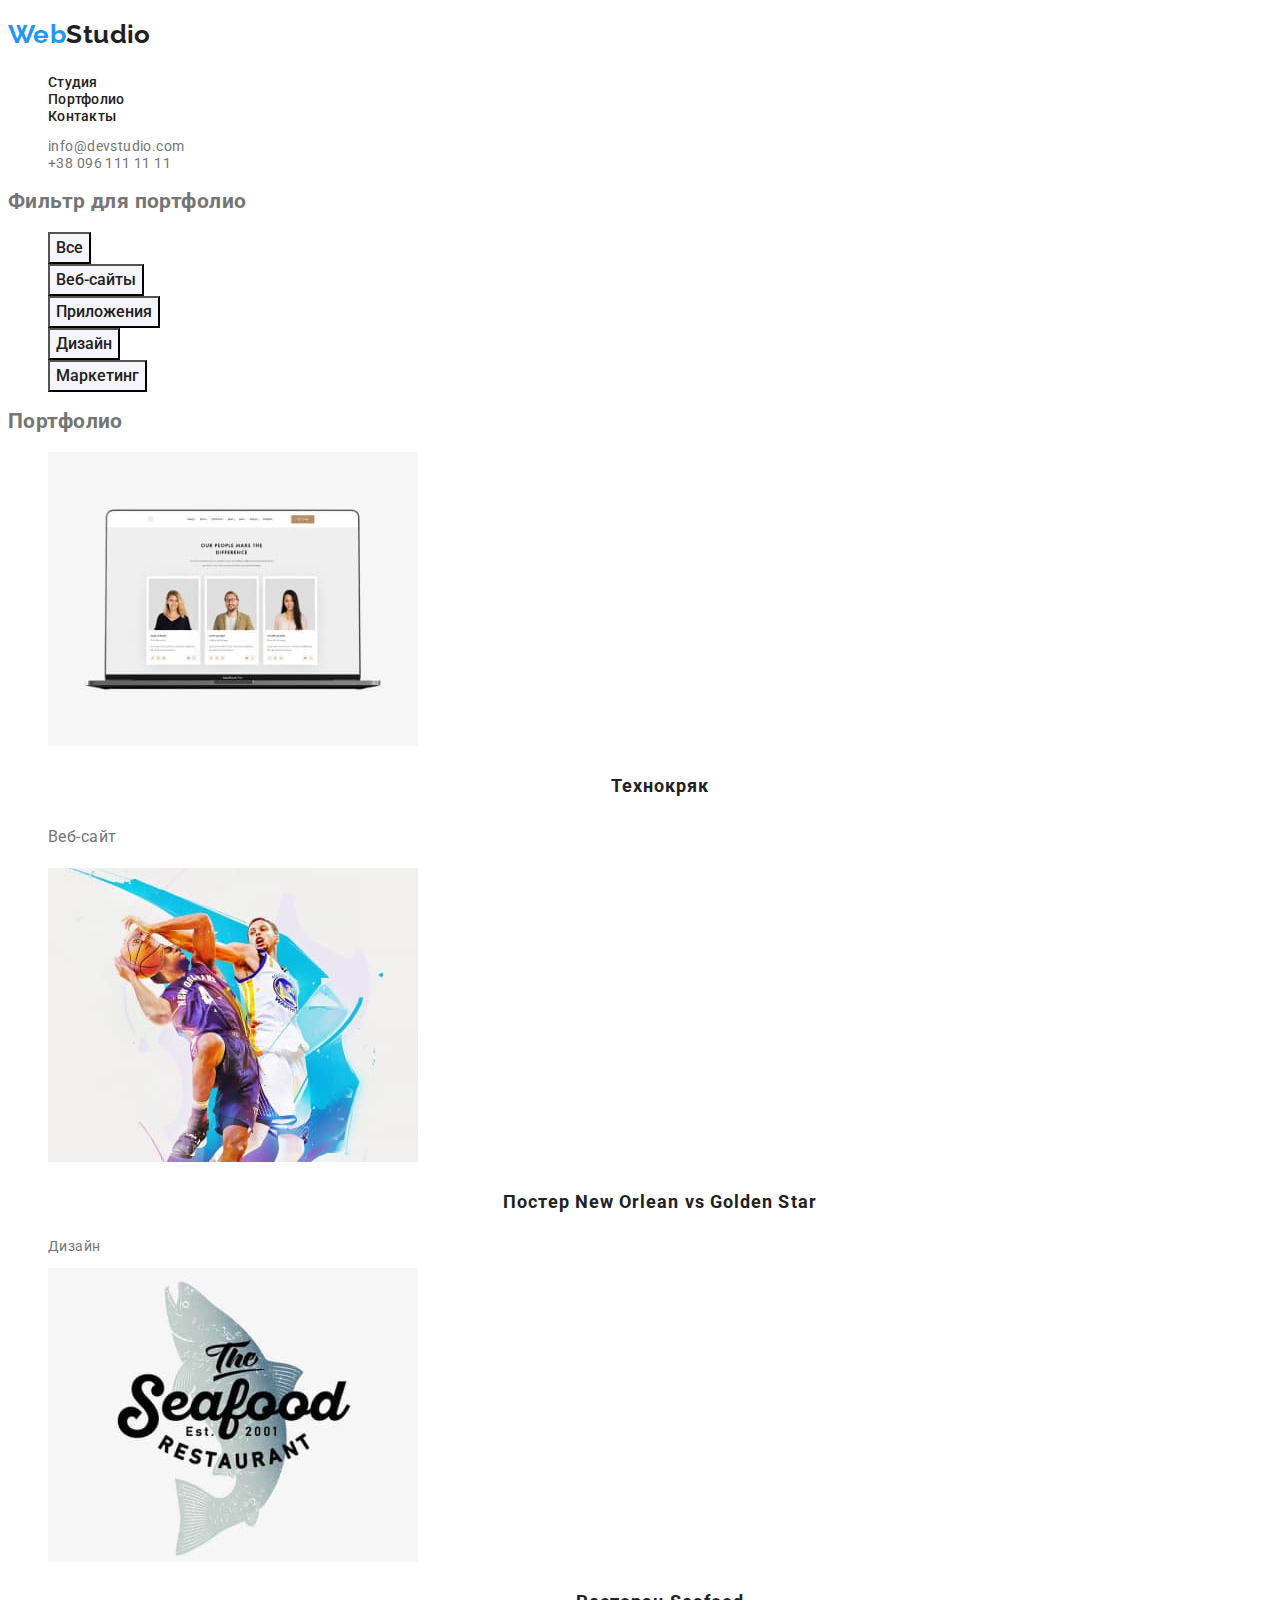
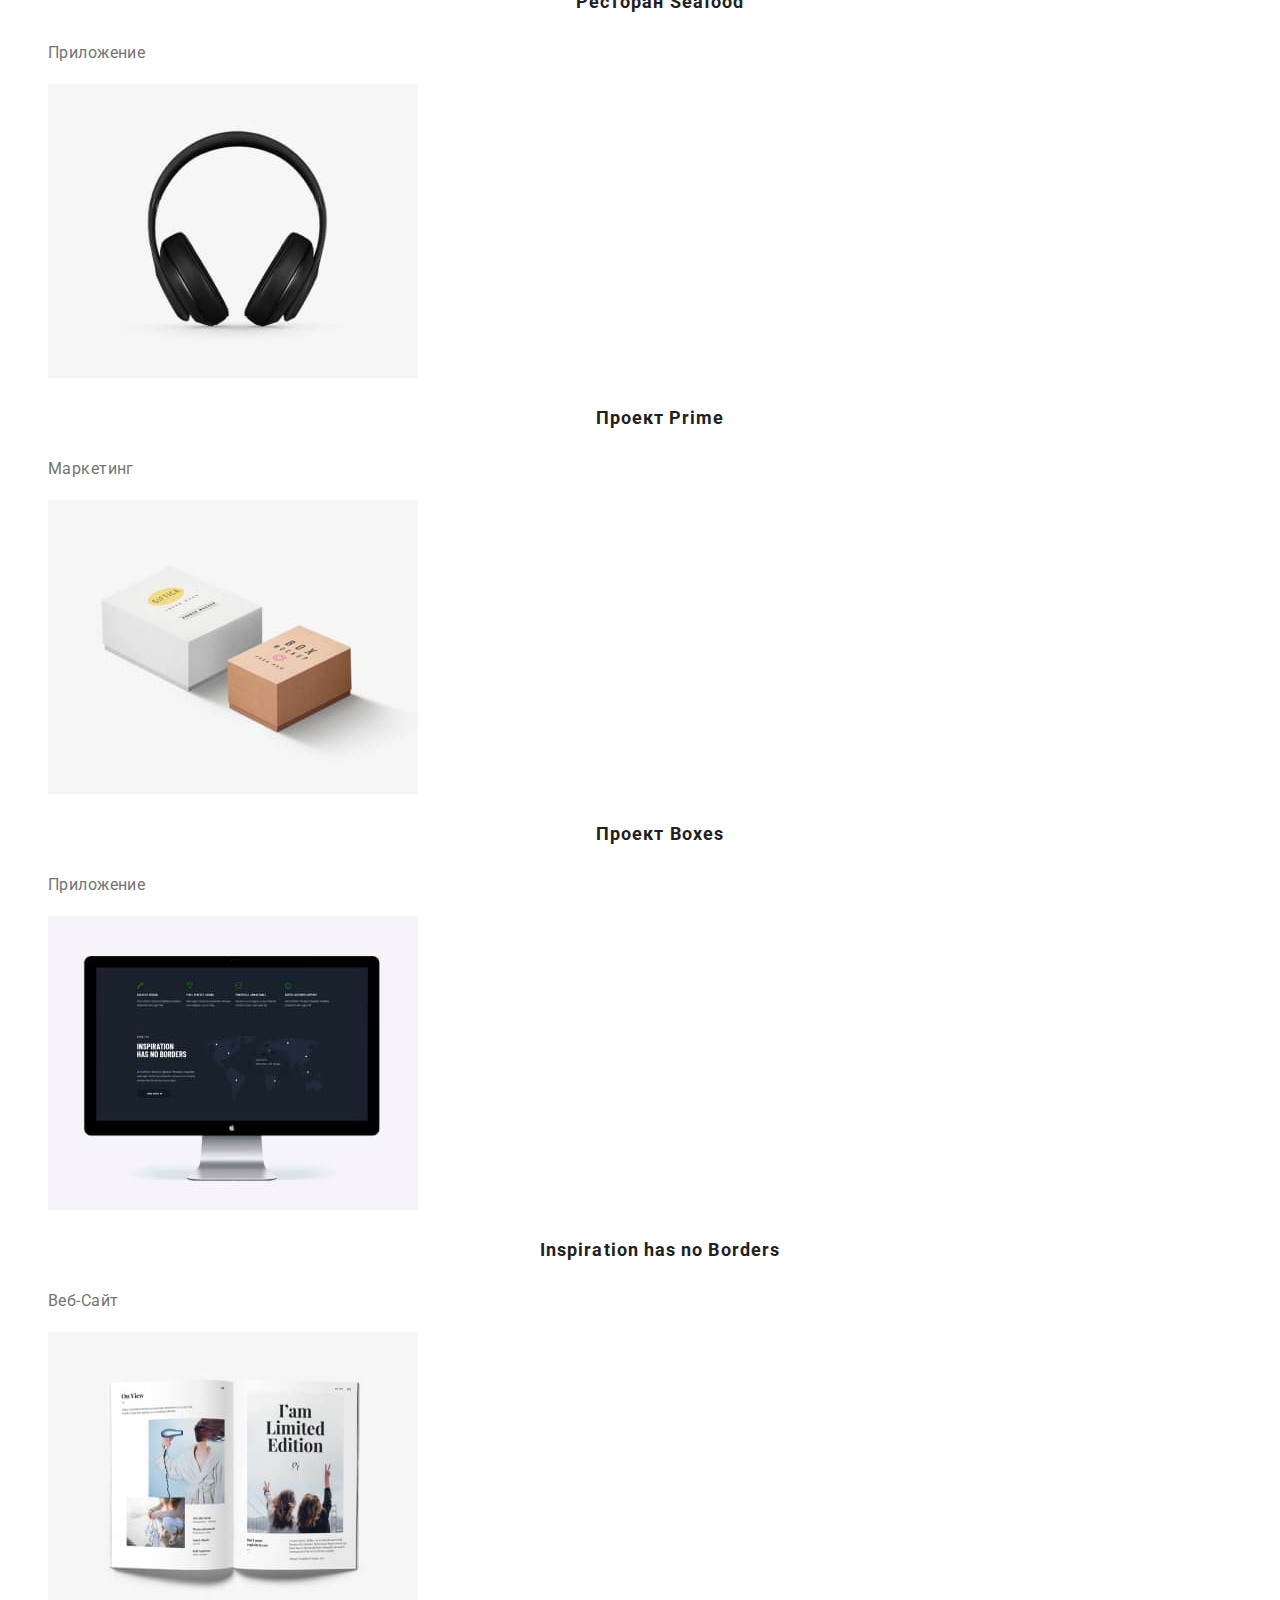
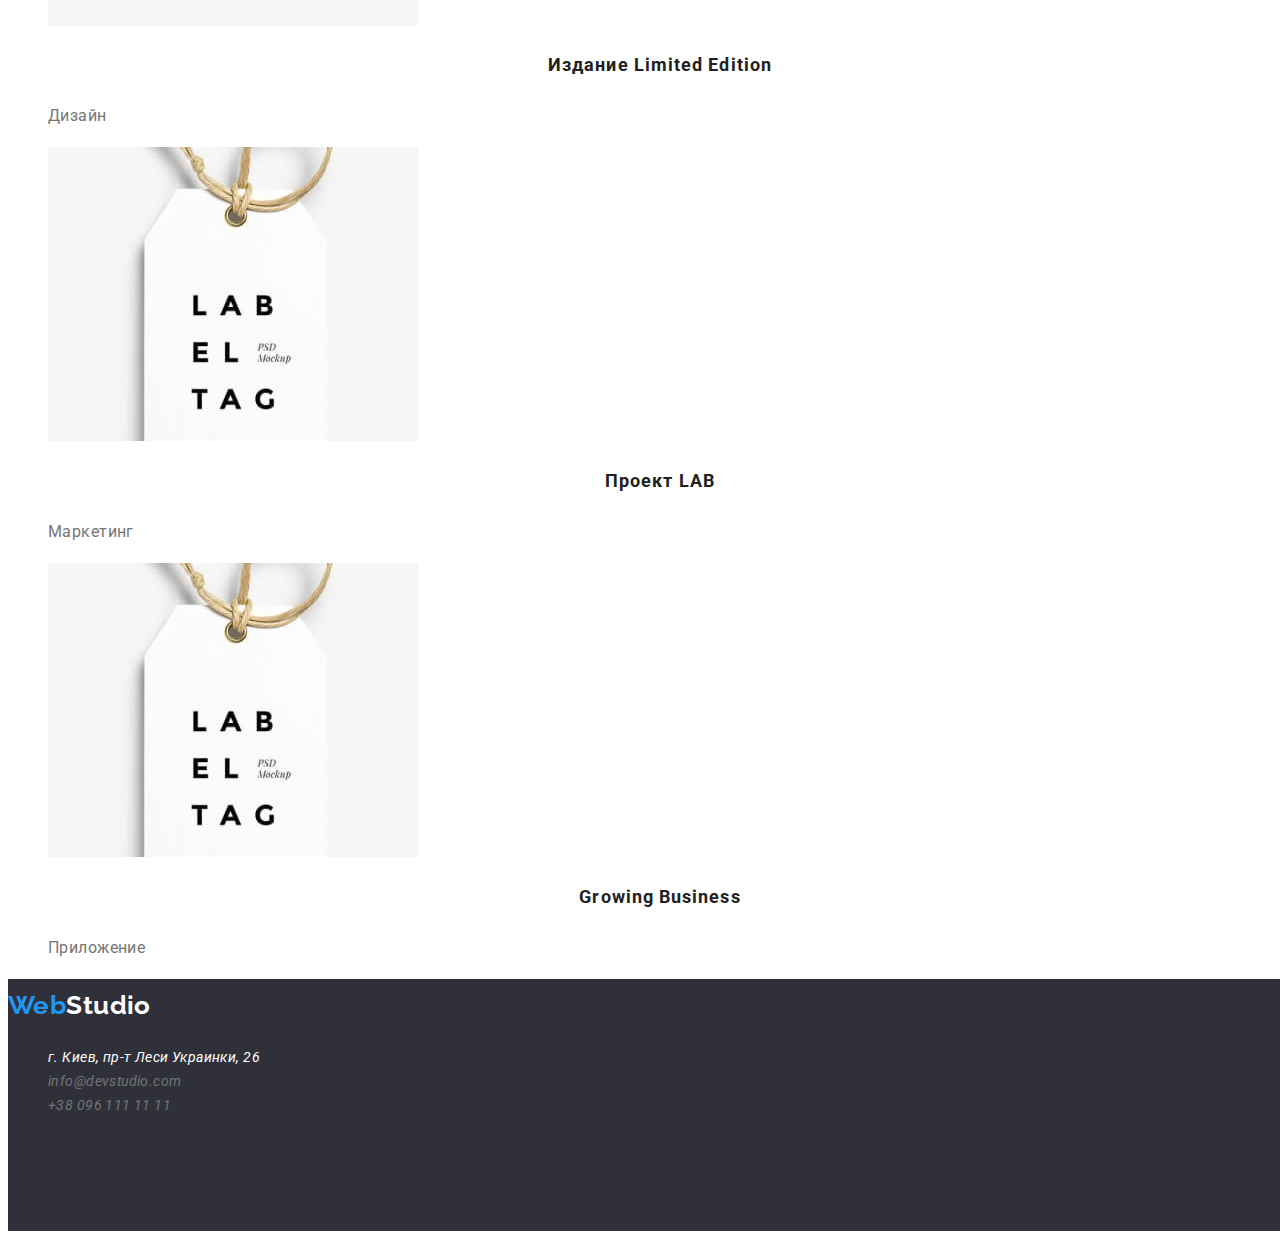
<file: hw2/portfolio.html>
<!DOCTYPE html>
<html lang="ru">
<head>
    <meta charset="UTF-8">
    <meta http-equiv="X-UA-Compatible" content="IE=edge">
    <meta name="viewport" content="width=device-width, initial-scale=1.0">
    <title>WebStudio | Домашняя работа №2</title>
    <link rel="preconnect" href="https://fonts.googleapis.com"><link rel="preconnect" href="https://fonts.gstatic.com" crossorigin><link href="https://fonts.googleapis.com/css2?family=Raleway:ital@0;1&family=Roboto:ital,wght@0,400;0,500;0,700;0,900;1,400;1,500;1,700;1,900&display=swap" rel="stylesheet">
    <link rel="stylesheet" href="./css/style.css">
</head>
<body>
    <!-- HEADER -->
    <header class="header">
        <a href="./index.html" title="Ссылка на главную страницу сайта" class="logo header"><span class="logo-span">Web</span>Studio</a>
        
        <nav class="navigation">
            <ul class="navigation-list">
                <li class="navigation-item"><a class="navigation-link" href="./index.html">Студия</a></li>
                <li class="navigation-item"><a class="navigation-link" href="./portfolio.html">Портфолио</a></li>
                <li class="navigation-item"><a class="navigation-link" href="#">Контакты</a></li>
            </ul>
        </nav>

        <ul class="contacts-list">
            <li class="contacts-list"><a class="contacts-link" href="mailto:info@devstudio.com" target="_blank">info@devstudio.com</a></li>
            <li class="contacts-list"><a class="contacts-link" href="callto:+380961111111" target="_blank">+38 096 111 11 11</a></li>
        </ul>
    </header>
    
    <!-- Main -->
    <main class="main">
        <section class="filter section">
            <h2>Фильтр для портфолио</h2>
            <ul class="work-type">
                <li class="work-item"><button type="button" class="work button">Все</button></li>
                <li class="work-item"><button type="button" class="work button">Веб-сайты</button></li>
                <li class="work-item"><button type="button" class="work button">Приложения</button></li>
                <li class="work-item"><button type="button" class="work button">Дизайн</button></li>
                <li class="work-item"><button type="button" class="work button">Маркетинг</button></li>
            </ul>
        </section>

        <section class="portfolio section">
            <h2>Портфолио</h2>
            <ul class="portfolio-list">
                <li class="portfolio-item">
                    <img src="./images/portfolio1.jpg" alt="Веб-Сайт | Технокряк | Макет" width="370"> 
                    <h3 class="portfolio-titles">Технокряк</h3>
                    <p class="portfolio-text">Веб-сайт</p>
                </li>
                <li class="portfolio-item">
                    <img src="./images/portfolio2.jpg" alt="Дизайн | Постер New Orlean vs Golden Star | Макет" width="370"> 
                    <h3 lang="en" class="portfolio-titles">Постер New Orlean vs Golden Star</h3>
                    <p>Дизайн</p>
                </li>
                <li class="portfolio-item">
                    <img src="./images/portfolio3.jpg" alt="Приложение | Ресторан Seafood" width="370"> 
                    <h3 lang="en" class="portfolio-titles">Ресторан Seafood</h3>
                    <p class="portfolio-text">Приложение</p>
                </li>
                <li class="portfolio-item">
                    <img src="./images/portfolio4.jpg" alt="Маркетинг | Проект Prime | Проект" width="370"> 
                    <h3 lang="en" class="portfolio-titles">Проект Prime</h3>
                    <p class="portfolio-text">Маркетинг</p>
                </li>
                <li class="portfolio-item">
                    <img src="./images/portfolio5.jpg" alt="Приложение | Проект Boxes" width="370"> 
                    <h3 lang="en" class="portfolio-titles">Проект Boxes</h3>
                    <p class="portfolio-text">Приложение</p>
                </li>
                <li class="portfolio-item">
                    <img src="./images/portfolio6.jpg" alt="Веб-Сайт | Технокряк | Макет" width="370"> 
                    <h3 lang="en" class="portfolio-titles">Inspiration has no Borders</h3>
                    <p class="portfolio-text">Веб-Сайт</p>
                </li>
                <li class="portfolio-item">
                    <img src="./images/portfolio7.jpg" alt="Дизайн | Издание Limited Edition | Макет" width="370"> 
                    <h3 lang="en" class="portfolio-titles">Издание Limited Edition</h3>
                    <p class="portfolio-text">Дизайн</p>
                </li>
                <li class="portfolio-item">
                    <img src="./images/portfolio8.jpg" alt="Маркетинг | Проект LAB | Проект" width="370"> 
                    <h3 lang="en" class="portfolio-titles">Проект LAB</h3>
                    <p class="portfolio-text">Маркетинг</p>
                </li>
                <li class="portfolio-item">
                    <img src="./images/portfolio8.jpg" alt="Приложение | Growing Business" width="370"> 
                    <h3 lang="en" class="portfolio-titles">Growing Business</h3>
                    <p class="portfolio-text">Приложение</p>
                </li>
            </ul>
        </section>
    </main>

    <!-- FOOTER -->
    <footer class="footer">
        <a href="./index.html" title="Ссылка на главную страницу сайта" class="logo footer"><span class="logo-span">Web</span>Studio</a>
        <address class="footer-address">
            <ul class="footer-contacts">
                <li class="footer-item">
                    <a class="address" href="https://goo.gl/maps/j5LTMicuxcYMiGvK8"
                    target="_blank"
                    rel="noreferrer noopener">г. Киев, пр-т Леси Украинки, 26</a>
                </li>
                <li class="footer-item"><a class="contacts-link" href="mailto:info@devstudio.com" target="_blank">info@devstudio.com</a></li>
                <li class="footer-item"><a class="contacts-link" href="callto:+380961111111" target="_blank">+38 096 111 11 11</a></li>
            </ul>
        </address>
    </footer>
</body>
</html>
</file>
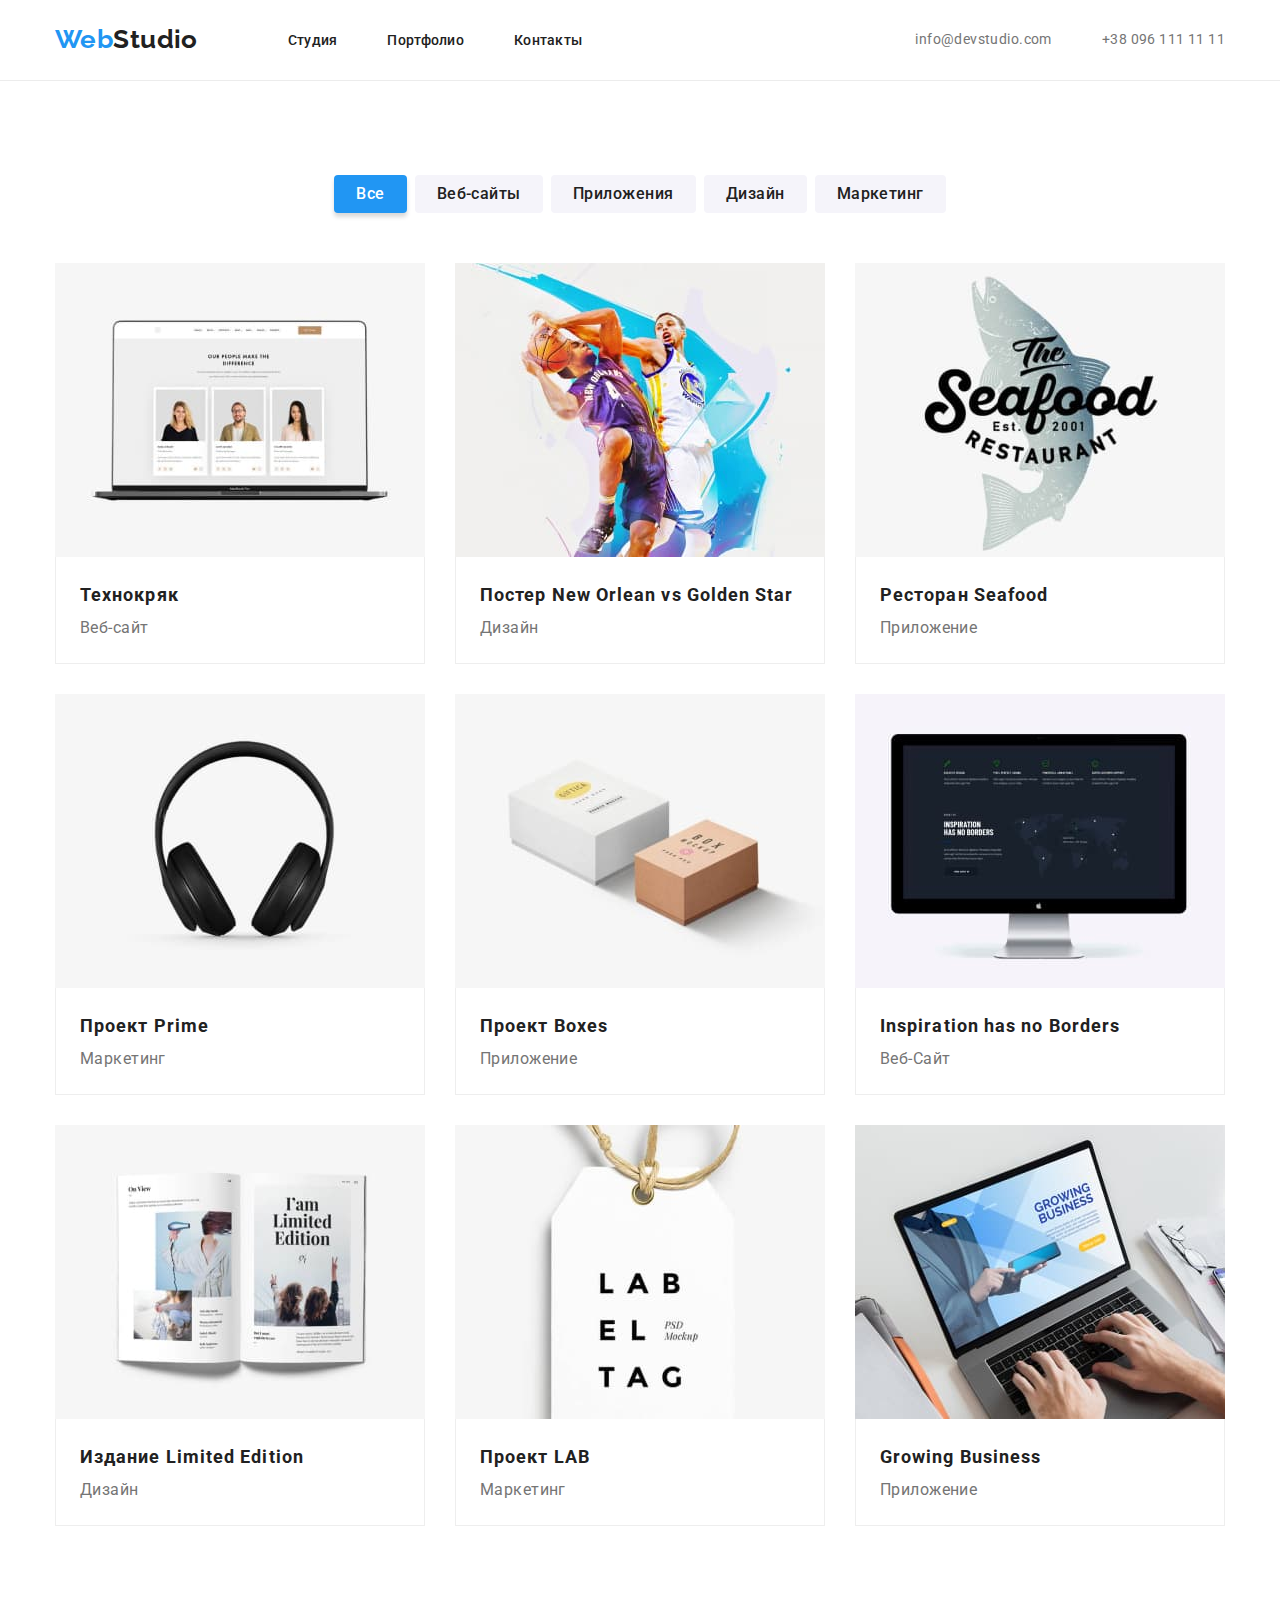
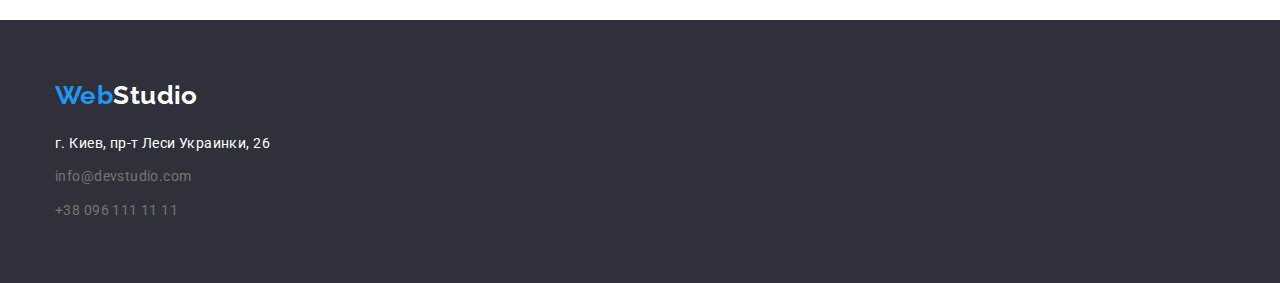
<file: hw3/portfolio.html>
<!DOCTYPE html>
<html lang="ru">
<head>
    <meta charset="UTF-8">
    <meta http-equiv="X-UA-Compatible" content="IE=edge">
    <meta name="viewport" content="width=device-width, initial-scale=1.0">
    <title>WebStudio | Домашняя работа №3</title>
    <link rel="preconnect" href="https://fonts.googleapis.com">
    <link rel="preconnect" href="https://fonts.gstatic.com" crossorigin>
    <link href="https://fonts.googleapis.com/css2?family=Raleway:ital@0;1&family=Roboto:ital,wght@0,400;0,500;0,700;0,900;1,400;1,500;1,700;1,900&display=swap" rel="stylesheet">
    <link rel="stylesheet" href="https://cdnjs.cloudflare.com/ajax/libs/modern-normalize/1.1.0/modern-normalize.min.css" crossorigin="anonymous">
    <link rel="stylesheet" href="./css/style.css">
</head>
<body>
    <!-- HEADER -->
    <header class="header">
        <div class="container header-container">
            <a href="./index.html" title="Ссылка на главную страницу сайта" class="logo-header"><span class="logo-span">Web</span>Studio</a>
            
            <nav class="header-navigation">
                <ul class="navigation-list">
                    <li class="navigation-item">
                        <a class="navigation-link" href="./index.html">Студия</a>
                    </li>
                    <li class="navigation-item">
                        <a class="navigation-link current-link" href="./portfolio.html">Портфолио</a>
                    </li>
                    <li class="navigation-item">
                        <a class="navigation-link" href="#">Контакты</a>
                    </li>
                </ul>
            </nav>

            <ul class="contacts-list">
                <li class="contacts-list">
                    <a class="contacts-link" href="mailto:info@devstudio.com" target="_blank">info@devstudio.com</a>
                </li>
                <li class="contacts-list">
                    <a class="contacts-link" href="callto:+380961111111" target="_blank">+38 096 111 11 11</a>
                </li>
            </ul>
        </div>
    </header>
    
    <!-- Main -->
    <main class="main">
        <section class="section portfolio">
            <div class="container portfolio-container">
                <h2 class="filter-title">Фильтр для портфолио</h2>
                <ul class="work-type">
                    <li class="work-item"><button type="button" class="button work-button">Все</button></li>
                    <li class="work-item"><button type="button" class="button">Веб-сайты</button></li>
                    <li class="work-item"><button type="button" class="button">Приложения</button></li>
                    <li class="work-item"><button type="button" class="button">Дизайн</button></li>
                    <li class="work-item"><button type="button" class="button">Маркетинг</button></li>
                </ul>

                <h2 class="portfolio-title">Портфолио</h2>
                <ul class="portfolio-list">
                    <li class="portfolio-item">
                        <img src="./images/portfolio1.jpg" alt="Веб-Сайт | Технокряк | Макет" width="370"> 
                        <div class="portfolio-card-content">
                            <h3 class="portfolio-titles">Технокряк</h3>
                            <p class="portfolio-text">Веб-сайт</p>
                        </div>
                    </li>
                    <li class="portfolio-item">
                        <img src="./images/portfolio2.jpg" alt="Дизайн | Постер New Orlean vs Golden Star | Макет" width="370">
                        <div class="portfolio-card-content">
                            <h3 lang="en" class="portfolio-titles">Постер New Orlean vs Golden Star</h3>
                            <p class="portfolio-text">Дизайн</p>
                        </div> 
                    </li>
                    <li class="portfolio-item">
                        <img src="./images/portfolio3.jpg" alt="Приложение | Ресторан Seafood" width="370"> 
                        <div class="portfolio-card-content">
                            <h3 lang="en" class="portfolio-titles">Ресторан Seafood</h3>
                            <p class="portfolio-text">Приложение</p>
                        </div>
                    </li>
                    <li class="portfolio-item">
                        <img src="./images/portfolio4.jpg" alt="Маркетинг | Проект Prime | Проект" width="370"> 
                        <div class="portfolio-card-content">
                            <h3 lang="en" class="portfolio-titles">Проект Prime</h3>
                            <p class="portfolio-text">Маркетинг</p>
                        </div>
                    </li>
                    <li class="portfolio-item">
                        <img src="./images/portfolio5.jpg" alt="Приложение | Проект Boxes" width="370">
                        <div class="portfolio-card-content">
                            <h3 lang="en" class="portfolio-titles">Проект Boxes</h3>
                            <p class="portfolio-text">Приложение</p>
                        </div> 
                    </li>
                    <li class="portfolio-item">
                        <img src="./images/portfolio6.jpg" alt="Веб-Сайт | Технокряк | Макет" width="370">
                        <div class="portfolio-card-content">
                            <h3 lang="en" class="portfolio-titles">Inspiration has no Borders</h3>
                            <p class="portfolio-text">Веб-Сайт</p>
                        </div> 
                    </li>
                    <li class="portfolio-item">
                        <img src="./images/portfolio7.jpg" alt="Дизайн | Издание Limited Edition | Макет" width="370">
                        <div class="portfolio-card-content">
                            <h3 lang="en" class="portfolio-titles">Издание Limited Edition</h3>
                            <p class="portfolio-text">Дизайн</p>
                        </div> 
                    </li>
                    <li class="portfolio-item">
                        <img src="./images/portfolio8.jpg" alt="Маркетинг | Проект LAB | Проект" width="370">
                        <div class="portfolio-card-content">
                            <h3 lang="en" class="portfolio-titles">Проект LAB</h3>
                            <p class="portfolio-text">Маркетинг</p>
                        </div> 
                    </li>
                    <li class="portfolio-item">
                        <img src="./images/portfolio9.jpg" alt="Приложение | Growing Business" width="370"> 
                        <div class="portfolio-card-content">
                            <h3 lang="en" class="portfolio-titles">Growing Business</h3>
                            <p class="portfolio-text">Приложение</p>
                        </div>
                    </li>
                </ul>
            </div>
        </section>
    </main>

    <!-- FOOTER -->
    <footer class="footer">
        <div class="container footer-container">
            <a href="./index.html" title="Ссылка на главную страницу сайта" class="logo-footer"><span class="logo-span">Web</span>Studio</a>
            <address class="footer-address">
                <ul class="footer-contacts">
                    <li class="footer-item">
                        <a class="address" href="https://goo.gl/maps/j5LTMicuxcYMiGvK8"
                        target="_blank"
                        rel="noreferrer noopener">г. Киев, пр-т Леси Украинки, 26</a>
                    </li>
                    <li class="footer-item">
                        <a class="contacts-link" href="mailto:info@devstudio.com" target="_blank">info@devstudio.com</a>
                    </li>
                    <li class="footer-item">
                        <a class="contacts-link" href="callto:+380961111111" target="_blank">+38 096 111 11 11</a>
                    </li>
                </ul>
            </address>
        </div>
    </footer>
</body>
</html>
</file>
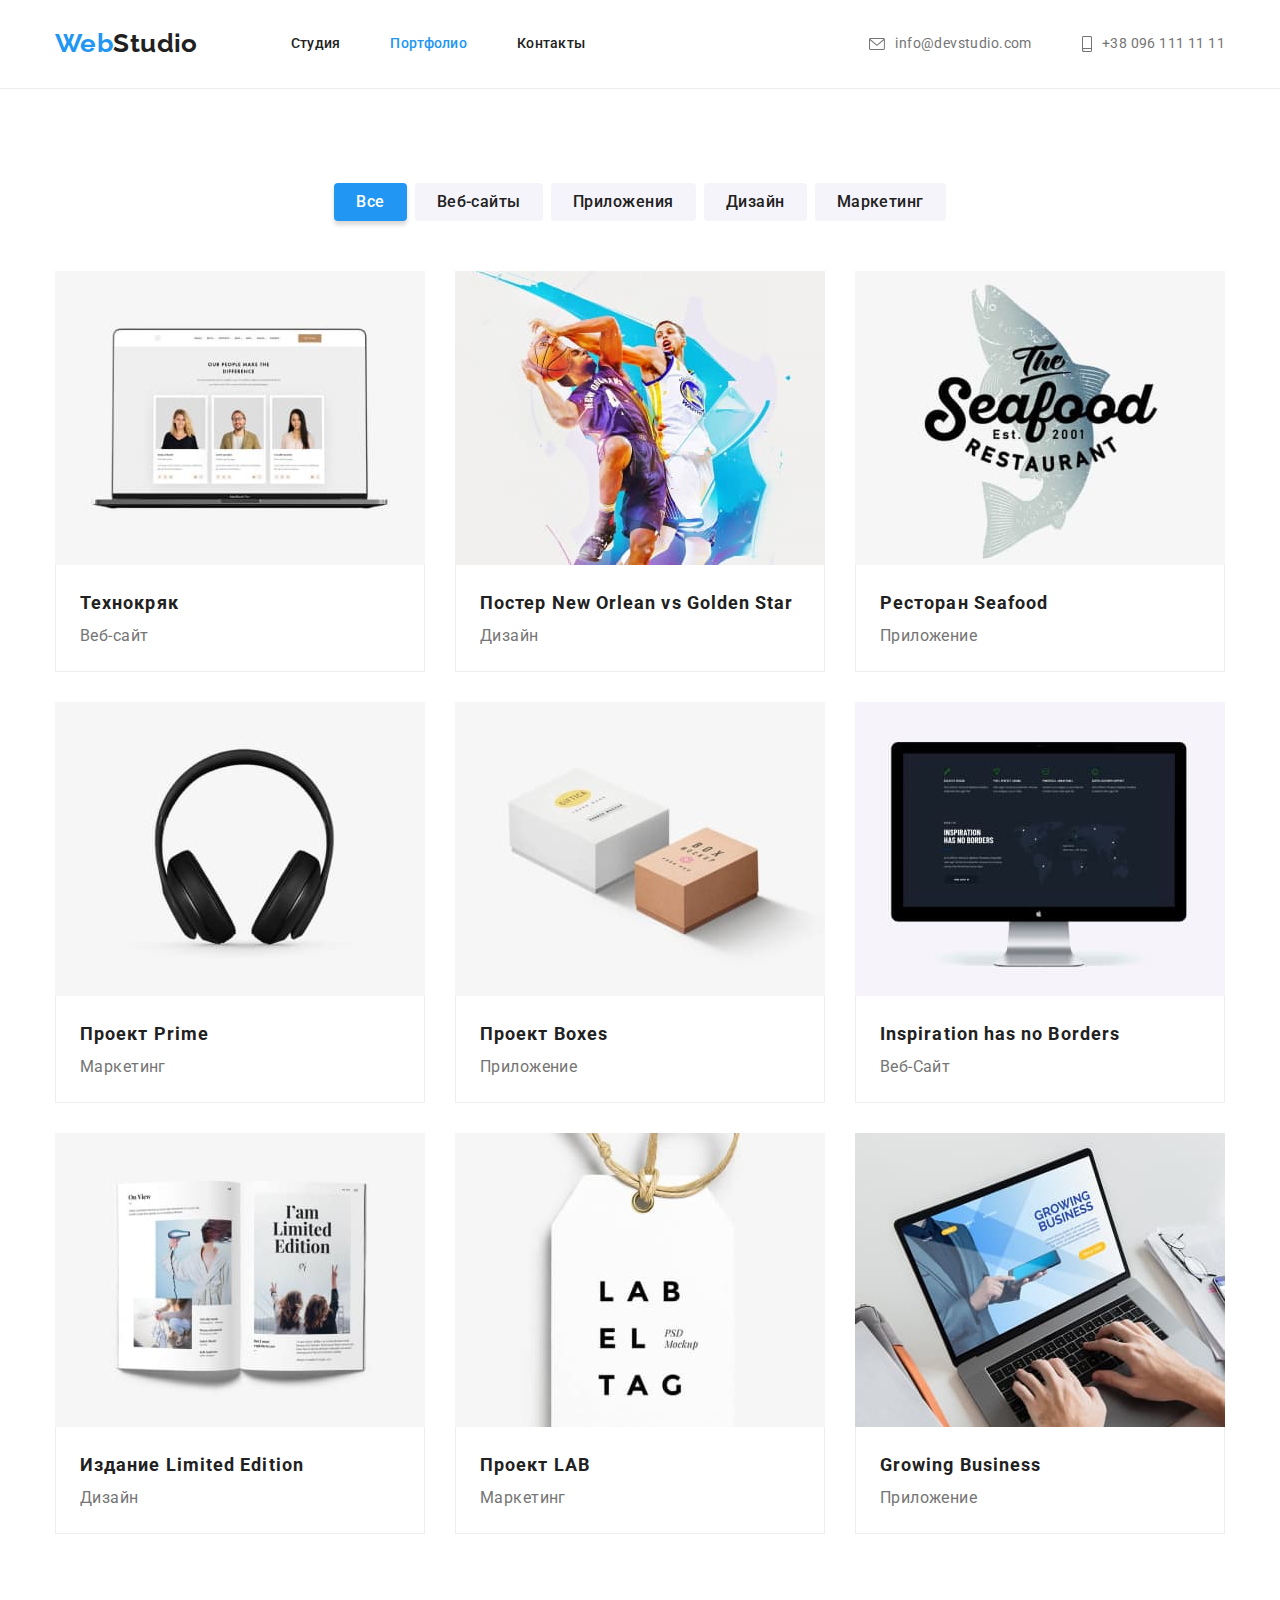
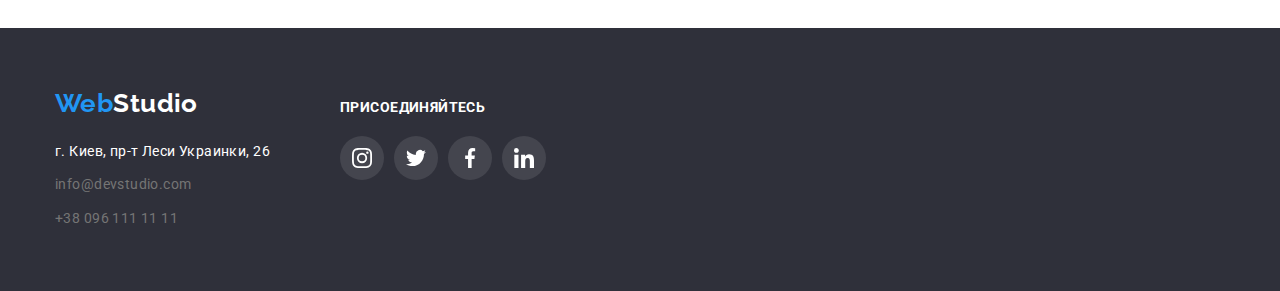
<file: hw4/portfolio.html>
<!DOCTYPE html>
<html lang="ru">
<head>
    <meta charset="UTF-8">
    <meta http-equiv="X-UA-Compatible" content="IE=edge">
    <meta name="viewport" content="width=device-width, initial-scale=1.0">
    <title>WebStudio | Домашняя работа №4</title>
    <link rel="preconnect" href="https://fonts.googleapis.com">
    <link rel="preconnect" href="https://fonts.gstatic.com" crossorigin>
    <link href="https://fonts.googleapis.com/css2?family=Raleway:ital@0;1&family=Roboto:ital,wght@0,400;0,500;0,700;0,900;1,400;1,500;1,700;1,900&display=swap" rel="stylesheet">
    <link rel="stylesheet" href="https://cdnjs.cloudflare.com/ajax/libs/modern-normalize/1.1.0/modern-normalize.min.css" crossorigin="anonymous">
    <link rel="stylesheet" href="./css/style.css">
</head>
<body>
    <!-- HEADER -->
    <header class="header">
        <div class="container header-container">
            <a href="./index.html" title="Ссылка на главную страницу сайта" class="logo-header"><span class="logo-span">Web</span>Studio</a>
            
            <nav class="header-navigation">
                <ul class="navigation-list">
                    <li class="navigation-item">
                        <a class="navigation-link" href="./index.html">Студия</a>
                    </li>
                    <li class="navigation-item">
                        <a class="navigation-link current-link" href="./portfolio.html">Портфолио</a>
                    </li>
                    <li class="navigation-item">
                        <a class="navigation-link" href="#">Контакты</a>
                    </li>
                </ul>
            </nav>

            <ul class="contacts-list">
                <li class="contacts-list-item">
                    <a class="contacts-link" href="mailto:info@devstudio.com" target="_blank">
                        <svg class="icon icon-envelope">
                            <use href="./images/icons.svg#envelope"></use>
                        </svg>
                        info@devstudio.com
                    </a>
                </li>
                <li class="contacts-list-item">
                    <a class="contacts-link" href="callto:+380961111111" target="_blank">
                        <svg class="icon icon-phone">
                            <use href="./images/icons.svg#smartphone"></use>
                        </svg>
                        +38 096 111 11 11
                    </a>
                </li>
            </ul>
        </div>
    </header>
    
    <!-- Main -->
    <main class="main">
        <section class="section portfolio">
            <div class="container portfolio-container">
                <h2 class="hidden">Фильтр для портфолио</h2>
                <ul class="work-type portfolio-buttons">
                    <li class="work-item"><button type="button" class="button work-button">Все</button></li>
                    <li class="work-item"><button type="button" class="button">Веб-сайты</button></li>
                    <li class="work-item"><button type="button" class="button">Приложения</button></li>
                    <li class="work-item"><button type="button" class="button">Дизайн</button></li>
                    <li class="work-item"><button type="button" class="button">Маркетинг</button></li>
                </ul>

                <h2 class="hidden">Портфолио</h2>
                <ul class="portfolio-list">
                    <li class="portfolio-item">
                        <a href="" class="link portfolio-item-link">
                            <img src="./images/portfolio1.jpg" alt="Веб-Сайт | Технокряк | Макет" width="370"> 
                            <div class="portfolio-card-content">
                                <h3 class="portfolio-titles">Технокряк</h3>
                                <p class="portfolio-text">Веб-сайт</p>
                            </div>
                        </a>
                    </li>
                    <li class="portfolio-item">
                        <a href="" class="link portfolio-item-link">
                            <img src="./images/portfolio2.jpg" alt="Дизайн | Постер New Orlean vs Golden Star | Макет" width="370">
                            <div class="portfolio-card-content">
                                <h3 lang="en" class="portfolio-titles">Постер New Orlean vs Golden Star</h3>
                                <p class="portfolio-text">Дизайн</p>
                            </div> 
                        </a>
                    </li>
                    <li class="portfolio-item">
                        <a href="" class="link portfolio-item-link">
                            <img src="./images/portfolio3.jpg" alt="Приложение | Ресторан Seafood" width="370"> 
                            <div class="portfolio-card-content">
                                <h3 lang="en" class="portfolio-titles">Ресторан Seafood</h3>
                                <p class="portfolio-text">Приложение</p>
                            </div>
                        </a>
                    </li>
                    <li class="portfolio-item">
                        <a href="" class="link portfolio-item-link">
                            <img src="./images/portfolio4.jpg" alt="Маркетинг | Проект Prime | Проект" width="370"> 
                            <div class="portfolio-card-content">
                                <h3 lang="en" class="portfolio-titles">Проект Prime</h3>
                                <p class="portfolio-text">Маркетинг</p>
                            </div>
                        </a>
                    </li>
                    <li class="portfolio-item">
                        <a href="" class="link portfolio-item-link">
                            <img src="./images/portfolio5.jpg" alt="Приложение | Проект Boxes" width="370">
                            <div class="portfolio-card-content">
                                <h3 lang="en" class="portfolio-titles">Проект Boxes</h3>
                                <p class="portfolio-text">Приложение</p>
                            </div>
                        </a>
                    </li>
                    <li class="portfolio-item">
                        <a href="" class="link portfolio-item-link">
                            <img src="./images/portfolio6.jpg" alt="Веб-Сайт | Технокряк | Макет" width="370">
                            <div class="portfolio-card-content">
                                <h3 lang="en" class="portfolio-titles">Inspiration has no Borders</h3>
                                <p class="portfolio-text">Веб-Сайт</p>
                            </div>
                        </a>
                    </li>
                    <li class="portfolio-item">
                        <a href="" class="link portfolio-item-link">
                            <img src="./images/portfolio7.jpg" alt="Дизайн | Издание Limited Edition | Макет" width="370">
                            <div class="portfolio-card-content">
                                <h3 lang="en" class="portfolio-titles">Издание Limited Edition</h3>
                                <p class="portfolio-text">Дизайн</p>
                            </div>
                        </a>
                    </li>
                    <li class="portfolio-item">
                        <a href="" class="link portfolio-item-link">
                            <img src="./images/portfolio8.jpg" alt="Маркетинг | Проект LAB | Проект" width="370">
                            <div class="portfolio-card-content">
                                <h3 lang="en" class="portfolio-titles">Проект LAB</h3>
                                <p class="portfolio-text">Маркетинг</p>
                            </div>
                        </a>
                    </li>
                    <li class="portfolio-item">
                        <a href="" class="link portfolio-item-link">
                            <img src="./images/portfolio9.jpg" alt="Приложение | Growing Business" width="370"> 
                            <div class="portfolio-card-content">
                                <h3 lang="en" class="portfolio-titles">Growing Business</h3>
                                <p class="portfolio-text">Приложение</p>
                            </div>
                        </a>
                    </li>
                </ul>
            </div>
        </section>
    </main>

    <!-- FOOTER -->
    <footer class="footer">
        <div class="container footer-container">
            <div class="footer-block">
                <a href="./index.html" title="Ссылка на главную страницу сайта" class="logo-footer"><span
                        class="logo-span">Web</span>Studio</a>
                <address class="footer-address">
                    <ul class="footer-contacts">
                        <li class="footer-item">
                            <a class="address" href="https://goo.gl/maps/j5LTMicuxcYMiGvK8" target="_blank"
                                rel="noreferrer noopener">г. Киев, пр-т Леси Украинки, 26</a>
                        </li>
                        <li class="footer-item">
                            <a class="contacts-link" href="mailto:info@devstudio.com" target="_blank">info@devstudio.com</a>
                        </li>
                        <li class="footer-item">
                            <a class="contacts-link" href="callto:+380961111111" target="_blank">+38 096 111 11 11</a>
                        </li>
                    </ul>
                </address>
            </div>
            <div class="footer-block">
                <p>Присоединяйтесь</p>
                <ul class="social-links list">
                    <li class="social-links-item">
                        <a href="" class="social-link link">
                            <svg class="icon">
                                <use href="./images/icons.svg#instagram"></use>
                            </svg>
                        </a>
                    </li>
                    <li class="social-links-item">
                        <a href="" class="social-link link">
                            <svg class="icon">
                                <use href="./images/icons.svg#twitter"></use>
                            </svg>
                        </a>
                    </li>
                    <li class="social-links-item">
                        <a href="" class="social-link link">
                            <svg class="icon">
                                <use href="./images/icons.svg#facebook"></use>
                            </svg>
                        </a>
                    </li>
                    <li class="social-links-item">
                        <a href="" class="social-link link">
                            <svg class="icon">
                                <use href="./images/icons.svg#linkedin"></use>
                            </svg>
                        </a>
                    </li>
                </ul>
            </div>
        </div>
    </footer>
</body>
</html>
</file>
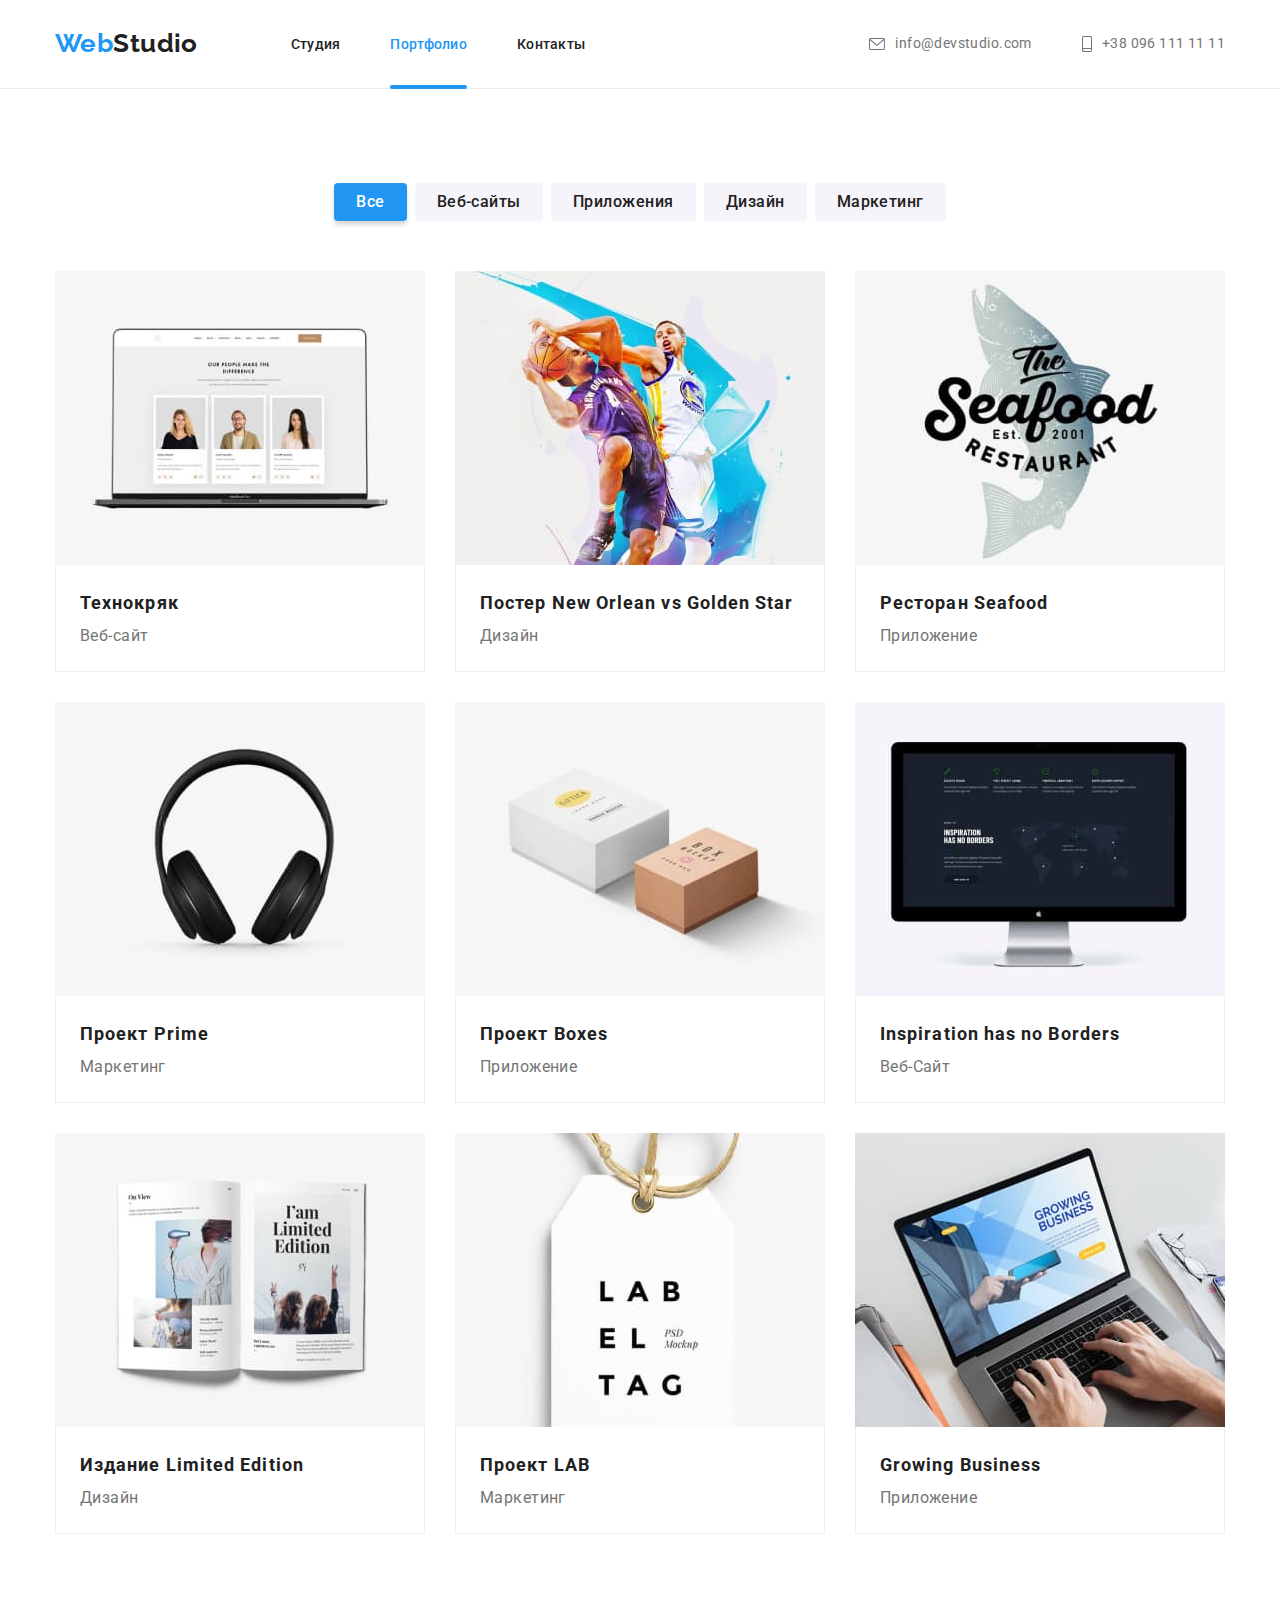
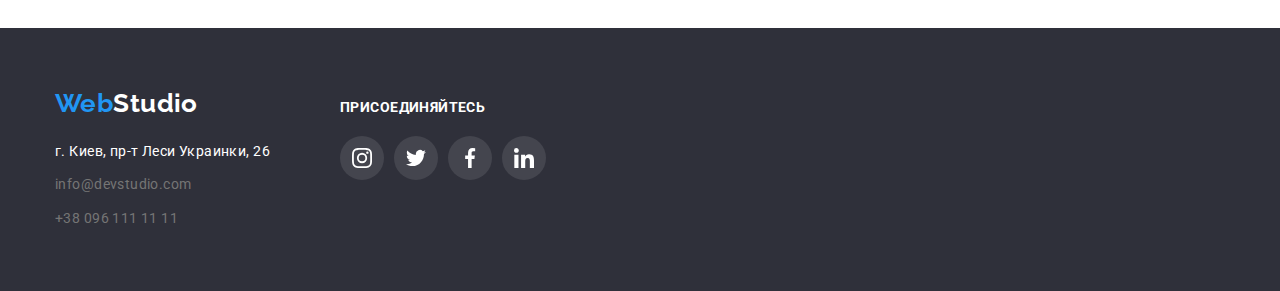
<file: hw5/portfolio.html>
<!DOCTYPE html>
<html lang="ru">
<head>
    <meta charset="UTF-8">
    <meta http-equiv="X-UA-Compatible" content="IE=edge">
    <meta name="viewport" content="width=device-width, initial-scale=1.0">
    <title>WebStudio | Домашняя работа №5</title>
    <link rel="preconnect" href="https://fonts.googleapis.com">
    <link rel="preconnect" href="https://fonts.gstatic.com" crossorigin>
    <link href="https://fonts.googleapis.com/css2?family=Raleway:ital@0;1&family=Roboto:ital,wght@0,400;0,500;0,700;0,900;1,400;1,500;1,700;1,900&display=swap" rel="stylesheet">
    <link rel="stylesheet" href="https://cdnjs.cloudflare.com/ajax/libs/modern-normalize/1.1.0/modern-normalize.min.css" crossorigin="anonymous">
    <link rel="stylesheet" href="./css/style.css">
    <script src="./js/modal.js" defer></script>
</head>
<body>
    <!-- HEADER -->
    <header class="header">
        <div class="container header-container">
            <a href="./index.html" title="Ссылка на главную страницу сайта" class="logo-header"><span class="logo-span">Web</span>Studio</a>
            
            <nav class="header-navigation">
                <ul class="navigation-list">
                    <li class="navigation-item">
                        <a class="navigation-link" href="./index.html">Студия</a>
                    </li>
                    <li class="navigation-item">
                        <a class="navigation-link current-link" href="./portfolio.html">Портфолио</a>
                    </li>
                    <li class="navigation-item">
                        <a class="navigation-link" href="./index.html">Контакты</a>
                    </li>
                </ul>
            </nav>

            <ul class="contacts-list">
                <li class="contacts-list-item">
                    <a class="contacts-link" href="mailto:info@devstudio.com" target="_blank">
                        <svg class="icon icon-envelope">
                            <use href="./images/icons.svg#envelope"></use>
                        </svg>
                        info@devstudio.com
                    </a>
                </li>
                <li class="contacts-list-item">
                    <a class="contacts-link" href="callto:+380961111111" target="_blank">
                        <svg class="icon icon-phone">
                            <use href="./images/icons.svg#smartphone"></use>
                        </svg>
                        +38 096 111 11 11
                    </a>
                </li>
            </ul>
        </div>
    </header>
    
    <!-- Main -->
    <main class="main">
        <section class="section portfolio">
            <div class="container portfolio-container">
                <h2 class="hidden">Фильтр для портфолио</h2>
                <ul class="work-type portfolio-buttons">
                    <li class="work-item"><button type="button" class="button work-button">Все</button></li>
                    <li class="work-item"><button type="button" class="button">Веб-сайты</button></li>
                    <li class="work-item"><button type="button" class="button">Приложения</button></li>
                    <li class="work-item"><button type="button" class="button">Дизайн</button></li>
                    <li class="work-item"><button type="button" class="button">Маркетинг</button></li>
                </ul>

                <h2 class="hidden">Портфолио</h2>
                <ul class="portfolio-list">
                    <li class="portfolio-item">
                        <a href="" class="link portfolio-item-link">
                            <div class="portfolio-item-thumb">
                                <img src="./images/portfolio1.jpg" alt="Веб-Сайт | Технокряк | Макет" width="370">
                                <div class="portfolio-item-hover">
                                    <p class="portfolio-item-text">Ресурс предлагает комплексные предложения с разным уровнем функционала и сервисов.
                                        Все это позволит посетителю получить исчерпывающие сведения о компании или частном лице.</p>
                                </div>
                            </div>
                            <div class="portfolio-card-content">
                                <h3 class="portfolio-titles">Технокряк</h3>
                                <p class="portfolio-text">Веб-сайт</p>
                            </div>
                        </a>
                    </li>
                    <li class="portfolio-item">
                        <a href="" class="link portfolio-item-link">
                            <img src="./images/portfolio2.jpg" alt="Дизайн | Постер New Orlean vs Golden Star | Макет" width="370">
                            <div class="portfolio-card-content">
                                <h3 lang="en" class="portfolio-titles">Постер New Orlean vs Golden Star</h3>
                                <p class="portfolio-text">Дизайн</p>
                            </div> 
                        </a>
                    </li>
                    <li class="portfolio-item">
                        <a href="" class="link portfolio-item-link">
                            <img src="./images/portfolio3.jpg" alt="Приложение | Ресторан Seafood" width="370"> 
                            <div class="portfolio-card-content">
                                <h3 lang="en" class="portfolio-titles">Ресторан Seafood</h3>
                                <p class="portfolio-text">Приложение</p>
                            </div>
                        </a>
                    </li>
                    <li class="portfolio-item">
                        <a href="" class="link portfolio-item-link">
                            <img src="./images/portfolio4.jpg" alt="Маркетинг | Проект Prime | Проект" width="370"> 
                            <div class="portfolio-card-content">
                                <h3 lang="en" class="portfolio-titles">Проект Prime</h3>
                                <p class="portfolio-text">Маркетинг</p>
                            </div>
                        </a>
                    </li>
                    <li class="portfolio-item">
                        <a href="" class="link portfolio-item-link">
                            <img src="./images/portfolio5.jpg" alt="Приложение | Проект Boxes" width="370">
                            <div class="portfolio-card-content">
                                <h3 lang="en" class="portfolio-titles">Проект Boxes</h3>
                                <p class="portfolio-text">Приложение</p>
                            </div>
                        </a>
                    </li>
                    <li class="portfolio-item">
                        <a href="" class="link portfolio-item-link">
                            <img src="./images/portfolio6.jpg" alt="Веб-Сайт | Технокряк | Макет" width="370">
                            <div class="portfolio-card-content">
                                <h3 lang="en" class="portfolio-titles">Inspiration has no Borders</h3>
                                <p class="portfolio-text">Веб-Сайт</p>
                            </div>
                        </a>
                    </li>
                    <li class="portfolio-item">
                        <a href="" class="link portfolio-item-link">
                            <img src="./images/portfolio7.jpg" alt="Дизайн | Издание Limited Edition | Макет" width="370">
                            <div class="portfolio-card-content">
                                <h3 lang="en" class="portfolio-titles">Издание Limited Edition</h3>
                                <p class="portfolio-text">Дизайн</p>
                            </div>
                        </a>
                    </li>
                    <li class="portfolio-item">
                        <a href="" class="link portfolio-item-link">
                            <img src="./images/portfolio8.jpg" alt="Маркетинг | Проект LAB | Проект" width="370">
                            <div class="portfolio-card-content">
                                <h3 lang="en" class="portfolio-titles">Проект LAB</h3>
                                <p class="portfolio-text">Маркетинг</p>
                            </div>
                        </a>
                    </li>
                    <li class="portfolio-item">
                        <a href="" class="link portfolio-item-link">
                            <img src="./images/portfolio9.jpg" alt="Приложение | Growing Business" width="370"> 
                            <div class="portfolio-card-content">
                                <h3 lang="en" class="portfolio-titles">Growing Business</h3>
                                <p class="portfolio-text">Приложение</p>
                            </div>
                        </a>
                    </li>
                </ul>
            </div>
        </section>
    </main>

    <!-- FOOTER -->
    <footer class="footer">
        <div class="container footer-container">
            <div class="footer-block">
                <a href="./index.html" title="Ссылка на главную страницу сайта" class="logo-footer"><span
                        class="logo-span">Web</span>Studio</a>
                <address class="footer-address">
                    <ul class="footer-contacts">
                        <li class="footer-item">
                            <a class="address" href="https://goo.gl/maps/j5LTMicuxcYMiGvK8" target="_blank"
                                rel="noreferrer noopener">г. Киев, пр-т Леси Украинки, 26</a>
                        </li>
                        <li class="footer-item">
                            <a class="contacts-link" href="mailto:info@devstudio.com" target="_blank">info@devstudio.com</a>
                        </li>
                        <li class="footer-item">
                            <a class="contacts-link" href="callto:+380961111111" target="_blank">+38 096 111 11 11</a>
                        </li>
                    </ul>
                </address>
            </div>
            <div class="footer-block">
                <p>Присоединяйтесь</p>
                <ul class="social-links list">
                    <li class="social-links-item">
                        <a href="" class="social-link link">
                            <svg class="icon">
                                <use href="./images/icons.svg#instagram"></use>
                            </svg>
                        </a>
                    </li>
                    <li class="social-links-item">
                        <a href="" class="social-link link">
                            <svg class="icon">
                                <use href="./images/icons.svg#twitter"></use>
                            </svg>
                        </a>
                    </li>
                    <li class="social-links-item">
                        <a href="" class="social-link link">
                            <svg class="icon">
                                <use href="./images/icons.svg#facebook"></use>
                            </svg>
                        </a>
                    </li>
                    <li class="social-links-item">
                        <a href="" class="social-link link">
                            <svg class="icon">
                                <use href="./images/icons.svg#linkedin"></use>
                            </svg>
                        </a>
                    </li>
                </ul>
            </div>
        </div>
    </footer>
</body>
</html>
</file>
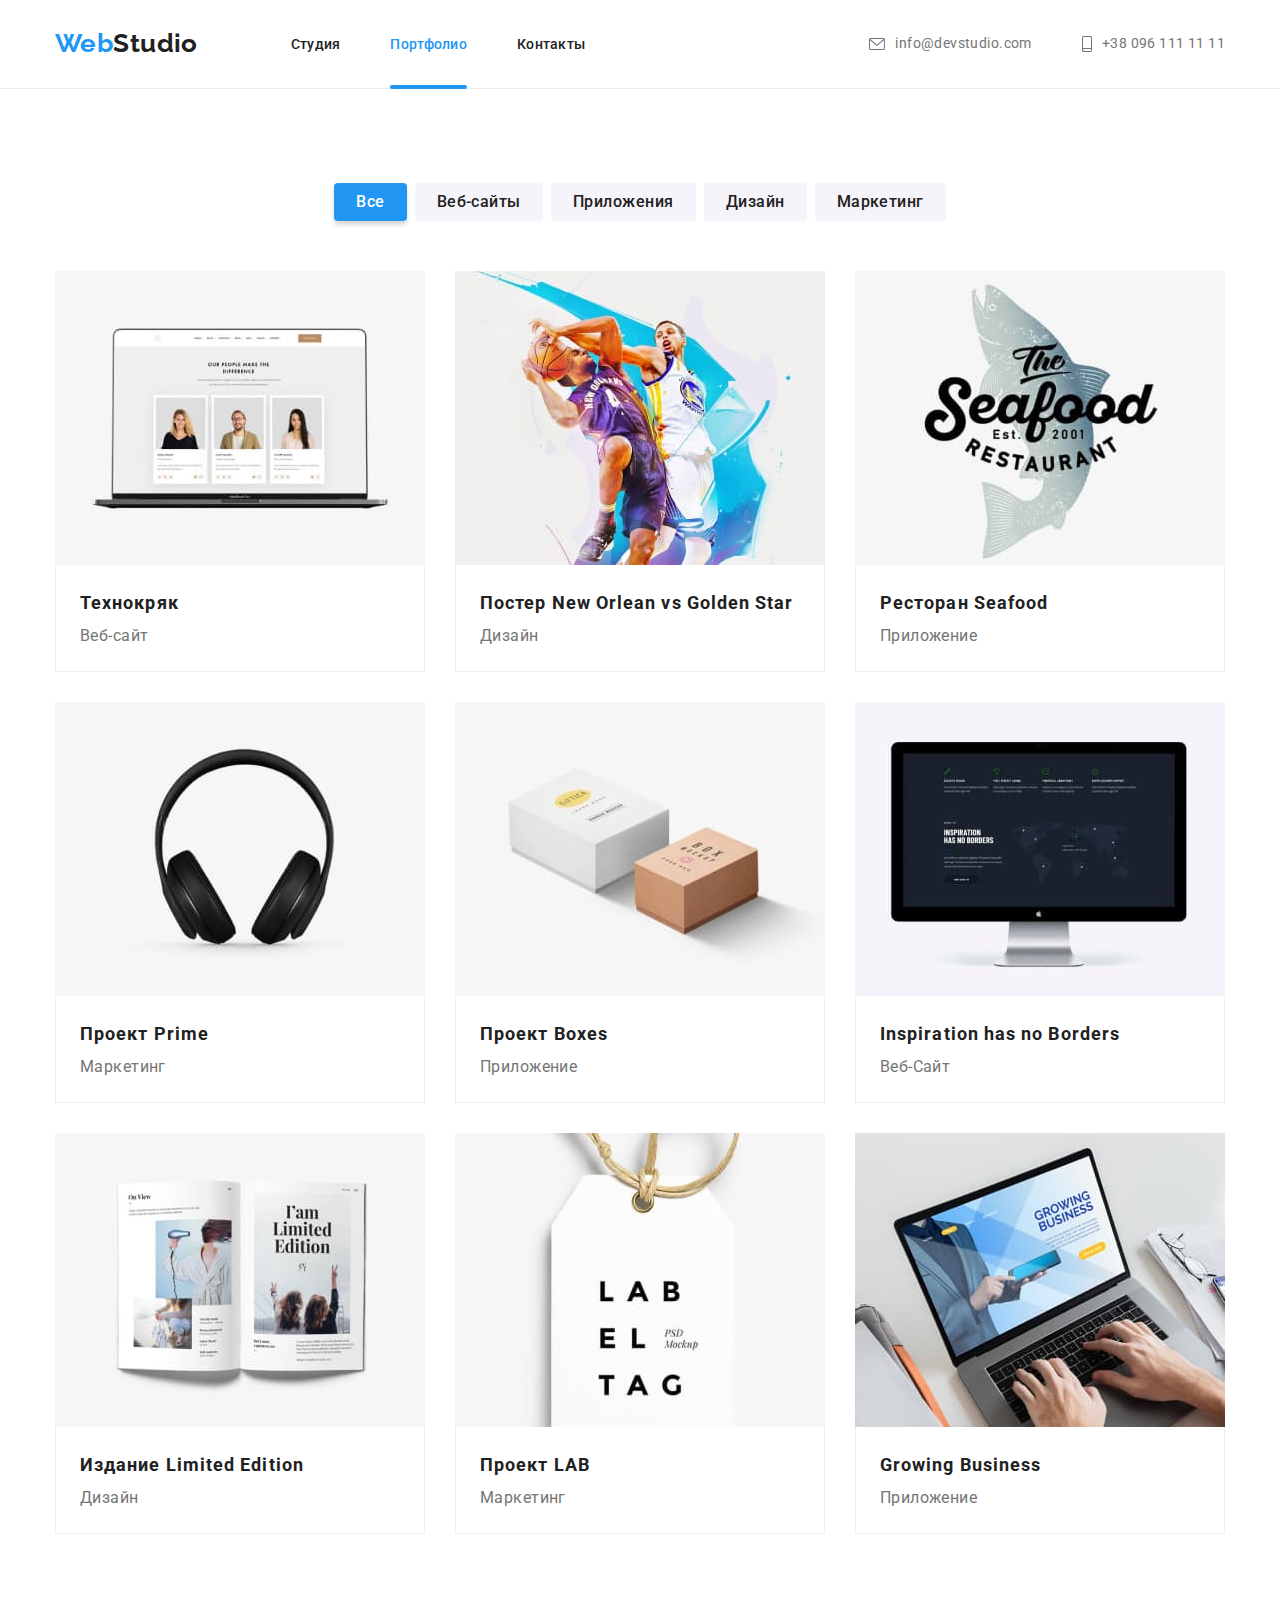
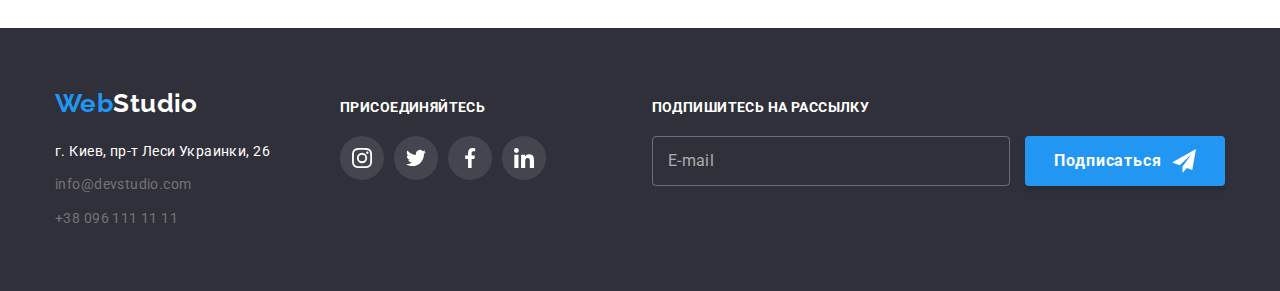
<file: hw6/portfolio.html>
<!DOCTYPE html>
<html lang="ru">
<head>
    <meta charset="UTF-8">
    <meta http-equiv="X-UA-Compatible" content="IE=edge">
    <meta name="viewport" content="width=device-width, initial-scale=1.0">
    <title>WebStudio | Домашняя работа №5</title>
    <link rel="preconnect" href="https://fonts.googleapis.com">
    <link rel="preconnect" href="https://fonts.gstatic.com" crossorigin>
    <link href="https://fonts.googleapis.com/css2?family=Raleway:ital@0;1&family=Roboto:ital,wght@0,400;0,500;0,700;0,900;1,400;1,500;1,700;1,900&display=swap" rel="stylesheet">
    <link rel="stylesheet" href="https://cdnjs.cloudflare.com/ajax/libs/modern-normalize/1.1.0/modern-normalize.min.css" crossorigin="anonymous">
    <link rel="stylesheet" href="./css/style.css">
    <script src="./js/modal.js" defer></script>
</head>
<body>
    <!-- HEADER -->
    <header class="header">
        <div class="container header-container">
            <a href="./index.html" title="Ссылка на главную страницу сайта" class="logo-header"><span class="logo-span">Web</span>Studio</a>
            
            <nav class="header-navigation">
                <ul class="navigation-list">
                    <li class="navigation-item">
                        <a class="navigation-link" href="./index.html">Студия</a>
                    </li>
                    <li class="navigation-item">
                        <a class="navigation-link current-link" href="./portfolio.html">Портфолио</a>
                    </li>
                    <li class="navigation-item">
                        <a class="navigation-link" href="./index.html">Контакты</a>
                    </li>
                </ul>
            </nav>

            <ul class="contacts-list">
                <li class="contacts-list-item">
                    <a class="contacts-link" href="mailto:info@devstudio.com" target="_blank">
                        <svg class="icon icon-envelope">
                            <use href="./images/icons.svg#envelope"></use>
                        </svg>
                        info@devstudio.com
                    </a>
                </li>
                <li class="contacts-list-item">
                    <a class="contacts-link" href="callto:+380961111111" target="_blank">
                        <svg class="icon icon-phone">
                            <use href="./images/icons.svg#smartphone"></use>
                        </svg>
                        +38 096 111 11 11
                    </a>
                </li>
            </ul>
        </div>
    </header>
    
    <!-- Main -->
    <main class="main">
        <section class="section portfolio">
            <div class="container portfolio-container">
                <h2 class="hidden">Фильтр для портфолио</h2>
                <ul class="work-type portfolio-buttons">
                    <li class="work-item"><button type="button" class="button work-button">Все</button></li>
                    <li class="work-item"><button type="button" class="button">Веб-сайты</button></li>
                    <li class="work-item"><button type="button" class="button">Приложения</button></li>
                    <li class="work-item"><button type="button" class="button">Дизайн</button></li>
                    <li class="work-item"><button type="button" class="button">Маркетинг</button></li>
                </ul>

                <h2 class="hidden">Портфолио</h2>
                <ul class="portfolio-list">
                    <li class="portfolio-item">
                        <a href="" class="link portfolio-item-link">
                            <div class="portfolio-item-thumb">
                                <img src="./images/portfolio1.jpg" alt="Веб-Сайт | Технокряк | Макет" width="370">
                                <div class="portfolio-item-hover">
                                    <p class="portfolio-item-text">Ресурс предлагает комплексные предложения с разным уровнем функционала и сервисов.
                                        Все это позволит посетителю получить исчерпывающие сведения о компании или частном лице.</p>
                                </div>
                            </div>
                            <div class="portfolio-card-content">
                                <h3 class="portfolio-titles">Технокряк</h3>
                                <p class="portfolio-text">Веб-сайт</p>
                            </div>
                        </a>
                    </li>
                    <li class="portfolio-item">
                        <a href="" class="link portfolio-item-link">
                            <img src="./images/portfolio2.jpg" alt="Дизайн | Постер New Orlean vs Golden Star | Макет" width="370">
                            <div class="portfolio-card-content">
                                <h3 lang="en" class="portfolio-titles">Постер New Orlean vs Golden Star</h3>
                                <p class="portfolio-text">Дизайн</p>
                            </div> 
                        </a>
                    </li>
                    <li class="portfolio-item">
                        <a href="" class="link portfolio-item-link">
                            <img src="./images/portfolio3.jpg" alt="Приложение | Ресторан Seafood" width="370"> 
                            <div class="portfolio-card-content">
                                <h3 lang="en" class="portfolio-titles">Ресторан Seafood</h3>
                                <p class="portfolio-text">Приложение</p>
                            </div>
                        </a>
                    </li>
                    <li class="portfolio-item">
                        <a href="" class="link portfolio-item-link">
                            <img src="./images/portfolio4.jpg" alt="Маркетинг | Проект Prime | Проект" width="370"> 
                            <div class="portfolio-card-content">
                                <h3 lang="en" class="portfolio-titles">Проект Prime</h3>
                                <p class="portfolio-text">Маркетинг</p>
                            </div>
                        </a>
                    </li>
                    <li class="portfolio-item">
                        <a href="" class="link portfolio-item-link">
                            <img src="./images/portfolio5.jpg" alt="Приложение | Проект Boxes" width="370">
                            <div class="portfolio-card-content">
                                <h3 lang="en" class="portfolio-titles">Проект Boxes</h3>
                                <p class="portfolio-text">Приложение</p>
                            </div>
                        </a>
                    </li>
                    <li class="portfolio-item">
                        <a href="" class="link portfolio-item-link">
                            <img src="./images/portfolio6.jpg" alt="Веб-Сайт | Технокряк | Макет" width="370">
                            <div class="portfolio-card-content">
                                <h3 lang="en" class="portfolio-titles">Inspiration has no Borders</h3>
                                <p class="portfolio-text">Веб-Сайт</p>
                            </div>
                        </a>
                    </li>
                    <li class="portfolio-item">
                        <a href="" class="link portfolio-item-link">
                            <img src="./images/portfolio7.jpg" alt="Дизайн | Издание Limited Edition | Макет" width="370">
                            <div class="portfolio-card-content">
                                <h3 lang="en" class="portfolio-titles">Издание Limited Edition</h3>
                                <p class="portfolio-text">Дизайн</p>
                            </div>
                        </a>
                    </li>
                    <li class="portfolio-item">
                        <a href="" class="link portfolio-item-link">
                            <img src="./images/portfolio8.jpg" alt="Маркетинг | Проект LAB | Проект" width="370">
                            <div class="portfolio-card-content">
                                <h3 lang="en" class="portfolio-titles">Проект LAB</h3>
                                <p class="portfolio-text">Маркетинг</p>
                            </div>
                        </a>
                    </li>
                    <li class="portfolio-item">
                        <a href="" class="link portfolio-item-link">
                            <img src="./images/portfolio9.jpg" alt="Приложение | Growing Business" width="370"> 
                            <div class="portfolio-card-content">
                                <h3 lang="en" class="portfolio-titles">Growing Business</h3>
                                <p class="portfolio-text">Приложение</p>
                            </div>
                        </a>
                    </li>
                </ul>
            </div>
        </section>
    </main>

    <!-- FOOTER -->
    <footer class="footer">
        <div class="container footer-container">
            <div class="footer-block">
                <a href="./index.html" title="Ссылка на главную страницу сайта" class="logo-footer"><span
                        class="logo-span">Web</span>Studio</a>
                <address class="footer-address">
                    <ul class="footer-contacts">
                        <li class="footer-item">
                            <a class="address" href="https://goo.gl/maps/j5LTMicuxcYMiGvK8" target="_blank"
                                rel="noreferrer noopener">г. Киев, пр-т Леси Украинки, 26</a>
                        </li>
                        <li class="footer-item">
                            <a class="contacts-link" href="mailto:info@devstudio.com" target="_blank">info@devstudio.com</a>
                        </li>
                        <li class="footer-item">
                            <a class="contacts-link" href="callto:+380961111111" target="_blank">+38 096 111 11 11</a>
                        </li>
                    </ul>
                </address>
            </div>
            <div class="footer-block">
                <p>Присоединяйтесь</p>
                <ul class="social-links list">
                    <li class="social-links-item">
                        <a href="" class="social-link link">
                            <svg class="icon">
                                <use href="./images/icons.svg#instagram"></use>
                            </svg>
                        </a>
                    </li>
                    <li class="social-links-item">
                        <a href="" class="social-link link">
                            <svg class="icon">
                                <use href="./images/icons.svg#twitter"></use>
                            </svg>
                        </a>
                    </li>
                    <li class="social-links-item">
                        <a href="" class="social-link link">
                            <svg class="icon">
                                <use href="./images/icons.svg#facebook"></use>
                            </svg>
                        </a>
                    </li>
                    <li class="social-links-item">
                        <a href="" class="social-link link">
                            <svg class="icon">
                                <use href="./images/icons.svg#linkedin"></use>
                            </svg>
                        </a>
                    </li>
                </ul>
            </div>
            <div class="footer-block">
                <form>
                    <p class="subscribe-label">Подпишитесь на рассылку</p>
                    <input type="email" name="email" required id="subscribe" class="subscribe-input" minlength="7" maxlength="30"
                        placeholder="E-mail" />
                    <button type="submit" class="button hero-button subscribe-button">
                        Подписаться
                    </button>
                </form>
            </div>
        </div>
    </footer>
</body>
</html>
</file>
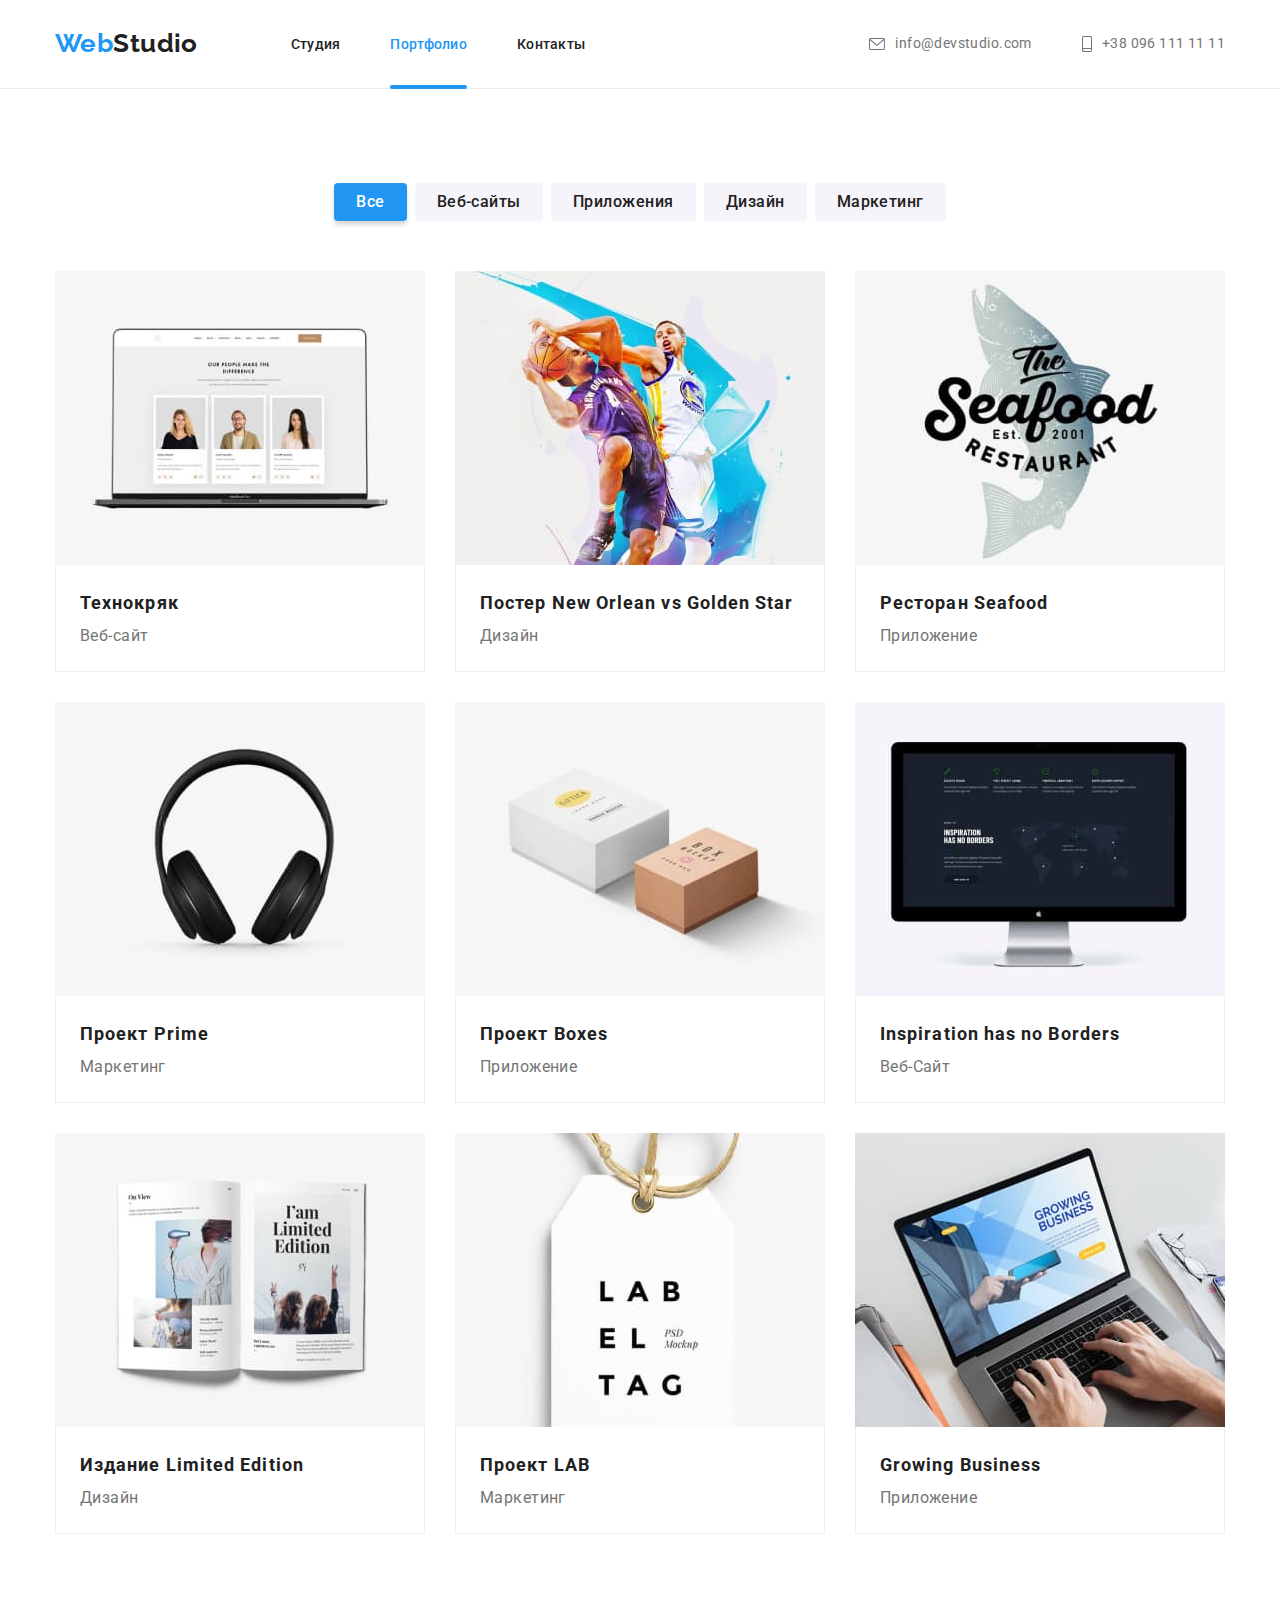
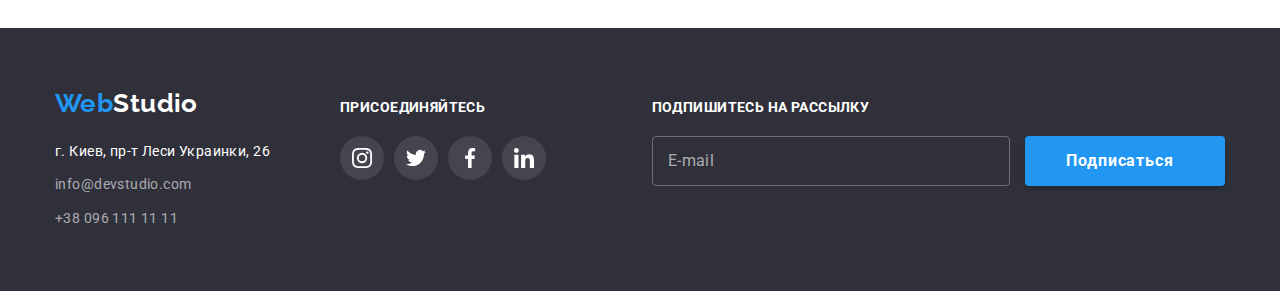
<file: hw7/portfolio.html>
<!DOCTYPE html>
<html lang="ru">
<head>
    <meta charset="UTF-8">
    <meta http-equiv="X-UA-Compatible" content="IE=edge">
    <meta name="viewport" content="width=device-width, initial-scale=1.0">
    <title>WebStudio | Домашняя работа №7</title>
    <link rel="preconnect" href="https://fonts.googleapis.com">
    <link rel="preconnect" href="https://fonts.gstatic.com" crossorigin>
    <link href="https://fonts.googleapis.com/css2?family=Raleway:ital@0;1&family=Roboto:ital,wght@0,400;0,500;0,700;0,900;1,400;1,500;1,700;1,900&display=swap" rel="stylesheet">
    <link rel="stylesheet" href="https://cdnjs.cloudflare.com/ajax/libs/modern-normalize/1.1.0/modern-normalize.min.css" crossorigin="anonymous">
    <link rel="stylesheet" href="./css/main.min.css">
    <script src="./js/modal.js" defer></script>
</head>
<body>
    <!-- HEADER -->
    <header class="header">
        <div class="container header__container">
            <a href="./index.html" title="Ссылка на главную страницу сайта" class="header__logo"><span class="logo-span">Web</span>Studio</a>
            
            <nav class="header__navigation">
                <ul class="navigation-list list">
                    <li class="navigation-list__item">
                        <a class="navigation-list__link" href="./index.html">Студия</a>
                    </li>
                    <li class="navigation-list__item">
                        <a class="navigation-list__link current-link" href="./portfolio.html">Портфолио</a>
                    </li>
                    <li class="navigation-list__item">
                        <a class="navigation-list__link" href="./index.html">Контакты</a>
                    </li>
                </ul>
            </nav>

            <ul class="contacts-list list">
                <li class="contacts-list__item">
                    <a class="contacts-list__link" href="mailto:info@devstudio.com" target="_blank">
                        <svg class="icon icon-envelope">
                            <use href="./images/icons.svg#envelope"></use>
                        </svg>
                        info@devstudio.com
                    </a>
                </li>
                <li class="contacts-list__item">
                    <a class="contacts-list__link" href="callto:+380961111111" target="_blank">
                        <svg class="icon icon-phone">
                            <use href="./images/icons.svg#smartphone"></use>
                        </svg>
                        +38 096 111 11 11
                    </a>
                </li>
            </ul>
        </div>
    </header>
    
    <!-- Main -->
    <main class="main">
        <section class="section portfolio">
            <div class="container portfolio__container">
                <h2 class="hidden">Фильтр для портфолио</h2>
                <ul class="portfolio-filter portfolio__buttons list">
                    <li class="portfolio-filter__item"><button type="button" class="button portfolio-filter__button">Все</button></li>
                    <li class="portfolio-filter__item"><button type="button" class="button">Веб-сайты</button></li>
                    <li class="portfolio-filter__item"><button type="button" class="button">Приложения</button></li>
                    <li class="portfolio-filter__item"><button type="button" class="button">Дизайн</button></li>
                    <li class="portfolio-filter__item"><button type="button" class="button">Маркетинг</button></li>
                </ul>

                <h2 class="hidden">Портфолио</h2>
                <ul class="portfolio__list list">
                    <li class="portfolio__item">
                        <a href="" class="link portfolio__link">
                            <div class="portfolio__item_thumb">
                                <img src="./images/portfolio1.jpg" alt="Веб-Сайт | Технокряк | Макет" width="370">
                                <div class="portfolio__item_hover">
                                    <p class="portfolio__item_text">Ресурс предлагает комплексные предложения с разным уровнем функционала и сервисов.
                                        Все это позволит посетителю получить исчерпывающие сведения о компании или частном лице.</p>
                                </div>
                            </div>
                            <div class="portfolio-card_content">
                                <h3 class="portfolio__titles">Технокряк</h3>
                                <p class="portfolio__text">Веб-сайт</p>
                            </div>
                        </a>
                    </li>
                    <li class="portfolio__item">
                        <a href="" class="link portfolio__link">
                            <img src="./images/portfolio2.jpg" alt="Дизайн | Постер New Orlean vs Golden Star | Макет" width="370">
                            <div class="portfolio-card_content">
                                <h3 lang="en" class="portfolio__titles">Постер New Orlean vs Golden Star</h3>
                                <p class="portfolio__text">Дизайн</p>
                            </div> 
                        </a>
                    </li>
                    <li class="portfolio__item">
                        <a href="" class="link portfolio__link">
                            <img src="./images/portfolio3.jpg" alt="Приложение | Ресторан Seafood" width="370"> 
                            <div class="portfolio-card_content">
                                <h3 lang="en" class="portfolio__titles">Ресторан Seafood</h3>
                                <p class="portfolio__text">Приложение</p>
                            </div>
                        </a>
                    </li>
                    <li class="portfolio__item">
                        <a href="" class="link portfolio__link">
                            <img src="./images/portfolio4.jpg" alt="Маркетинг | Проект Prime | Проект" width="370"> 
                            <div class="portfolio-card_content">
                                <h3 lang="en" class="portfolio__titles">Проект Prime</h3>
                                <p class="portfolio__text">Маркетинг</p>
                            </div>
                        </a>
                    </li>
                    <li class="portfolio__item">
                        <a href="" class="link portfolio__link">
                            <img src="./images/portfolio5.jpg" alt="Приложение | Проект Boxes" width="370">
                            <div class="portfolio-card_content">
                                <h3 lang="en" class="portfolio__titles">Проект Boxes</h3>
                                <p class="portfolio__text">Приложение</p>
                            </div>
                        </a>
                    </li>
                    <li class="portfolio__item">
                        <a href="" class="link portfolio__link">
                            <img src="./images/portfolio6.jpg" alt="Веб-Сайт | Технокряк | Макет" width="370">
                            <div class="portfolio-card_content">
                                <h3 lang="en" class="portfolio__titles">Inspiration has no Borders</h3>
                                <p class="portfolio__text">Веб-Сайт</p>
                            </div>
                        </a>
                    </li>
                    <li class="portfolio__item">
                        <a href="" class="link portfolio__link">
                            <img src="./images/portfolio7.jpg" alt="Дизайн | Издание Limited Edition | Макет" width="370">
                            <div class="portfolio-card_content">
                                <h3 lang="en" class="portfolio__titles">Издание Limited Edition</h3>
                                <p class="portfolio__text">Дизайн</p>
                            </div>
                        </a>
                    </li>
                    <li class="portfolio__item">
                        <a href="" class="link portfolio__link">
                            <img src="./images/portfolio8.jpg" alt="Маркетинг | Проект LAB | Проект" width="370">
                            <div class="portfolio-card_content">
                                <h3 lang="en" class="portfolio__titles">Проект LAB</h3>
                                <p class="portfolio__text">Маркетинг</p>
                            </div>
                        </a>
                    </li>
                    <li class="portfolio__item">
                        <a href="" class="link portfolio__link">
                            <img src="./images/portfolio9.jpg" alt="Приложение | Growing Business" width="370"> 
                            <div class="portfolio-card_content">
                                <h3 lang="en" class="portfolio__titles">Growing Business</h3>
                                <p class="portfolio__text">Приложение</p>
                            </div>
                        </a>
                    </li>
                </ul>
            </div>
        </section>
    </main>

    <!-- FOOTER -->
    <footer class="footer">
        <div class="container footer__container">
            <div class="footer__block">
                <a href="./index.html" title="Ссылка на главную страницу сайта" class="footer__logo"><span
                        class="logo-span">Web</span>Studio</a>
                <address class="footer__address">
                    <ul class="footer__contacts list">
                        <li class="footer__item">
                            <a class="footer__address_address" href="https://goo.gl/maps/j5LTMicuxcYMiGvK8" target="_blank"
                                rel="noreferrer noopener">г. Киев, пр-т Леси Украинки, 26</a>
                        </li>
                        <li class="footer__item">
                            <a class="contacts-list__link" href="mailto:info@devstudio.com" target="_blank">info@devstudio.com</a>
                        </li>
                        <li class="footer__item">
                            <a class="contacts-list__link" href="callto:+380961111111" target="_blank">+38 096 111 11 11</a>
                        </li>
                    </ul>
                </address>
            </div>
            <div class="footer__block">
                <p>Присоединяйтесь</p>
                <ul class="social-links list">
                    <li class="social-links__item">
                        <a href="" class="social-links__link link">
                            <svg class="icon">
                                <use href="./images/icons.svg#instagram"></use>
                            </svg>
                        </a>
                    </li>
                    <li class="social-links__item">
                        <a href="" class="social-links__link link">
                            <svg class="icon">
                                <use href="./images/icons.svg#twitter"></use>
                            </svg>
                        </a>
                    </li>
                    <li class="social-links__item">
                        <a href="" class="social-links__link link">
                            <svg class="icon">
                                <use href="./images/icons.svg#facebook"></use>
                            </svg>
                        </a>
                    </li>
                    <li class="social-links__item">
                        <a href="" class="social-links__link link">
                            <svg class="icon">
                                <use href="./images/icons.svg#linkedin"></use>
                            </svg>
                        </a>
                    </li>
                </ul>
            </div>
            <div class="footer__block">
                <form>
                    <p class="subscribe-label">Подпишитесь на рассылку</p>
                    <input type="email" name="email" required id="subscribe" class="subscribe-input" minlength="7" maxlength="30"
                        placeholder="E-mail" />
                    <button type="submit" class="button hero__button subscribe-button">
                        Подписаться
                    </button>
                </form>
            </div>
        </div>
    </footer>
</body>
</html>
</file>
<file: hw2/css/style.css>
:root {
    --main-body-color: #757575;
    --hero-footer-color: #2F303A;
    --main-white-color: #FFFFFF;
    --caption-color: #212121;
    --hero-color: #FFFFFF;
    --hero-button-color: #2196F3;
    --button-text-color: #FFFFFF;
    --link-hover-color: #2196F3;
    --hero-button-hover-color: #188CE8;
    --filter-hover-color: #188CE8;
    --logo-color: #2196F3;
    --team-section-color: #F5F4FA;
    --filter-bg-color: #F5F4FA;
}

body {
    font-family: 'Roboto', sans-serif, 'Raleway', serif;
    font-weight: 400;
    font-size: 14px;
    line-height: 1.2;
    letter-spacing: 0.03em;
    color: var(--main-body-color);
    background-color: var(--main-white-color);
}

/* Logo Styles*/
.logo.header, .logo.footer {
    font-family: 'Raleway', sans-serif;
    font-weight: 700;
    font-size: 26px;
    line-height: 2;
    text-decoration: none;
    color: var(--caption-color);
}

.logo-span {
    color: var(--logo-color);
}

/* Navigation styles*/ 
.navigation-link {
    font-weight: 500;
    line-height: 1.15;
    letter-spacing: 0.02em;
    color: var(--caption-color);
    text-decoration: none;
}

.navigation-link:hover, .contacts-link:hover, .navigation-link:focus, .contacts-link:focus  {
    color: var(--link-hover-color);
}

.navigation-list, .contacts-list, .benefits-list, .doing-list, .team-list, .footer-contacts, .work-type, .portfolio-list{
    list-style-type: none;
}

.contacts-link {
    text-decoration: none;
}

/* Sections styles */
.section.hero {
    width: 1600px;
    height: 600px;
    background-color: var(--hero-footer-color);
}

.title {
    font-weight: 900;
    font-size: 44px;
    line-height: 1.4;
    text-align: center;
    letter-spacing: 0.06em;
    text-transform: uppercase;
    color: var(--hero-color);
}

.hero-button {
    font-weight: 700;
    font-size: 16px;
    line-height: 1.875;
    letter-spacing: 0.06em;
    text-align: center;
    background-color: var(--hero-button-color);
    color: var(--button-text-color);
    cursor: pointer;
    box-shadow: 0px 4px 4px rgba(0, 0, 0, 0.15);
    border-radius: 4px;
}

.hero.button:hover {
    background-color: var(--hero-button-hover-color);
}

.benefits-titles {
    font-weight: 700;
    color: var(--caption-color);
}

.doing-title, .team-title {
    font-weight: 700;
    font-size: 36px;
    line-height: 1.18;
    text-align: center;
    color: var(--caption-color);
}

.section.team {
    background-color: var(--team-section-color);
}

.team-titles, .team-text {
    font-weight: 500;
    font-size: 16px;
    line-height: 1.18;
    text-align: center;
}

.team-titles {
    color: var(--caption-color);
}

/* Portfolio styles*/
.work.button {
    font-family: 'Roboto', sans-serif;
    font-weight: 500;
    font-size: 16px;
    line-height: 1.625;
    text-align: center;
    color: var(--caption-color);
    background-color: var(--filter-bg-color);
}

.work.button:hover {
    color: var(--button-text-color);
    background-color: var( --filter-hover-color);
} 

.portfolio-titles {
    font-weight: 700;
    font-size: 18px;
    line-height: 2;
    letter-spacing: 0.06em;
    text-align: center;
    color: var(--caption-color);
}

.portfolio-text {
    font-size: 16px;
    line-height: 1.875;
}

/* Footer styles */
.footer {
    width: 1600px;
    height: 252px;
    background-color: var(--hero-footer-color);
}

.logo.footer {
    color: var(--main-white-color);
}

.footer-address {
    font-weight: 400;
    font-size: 14px;
    line-height: 24px;
    letter-spacing: 0.03em;
}

.address {
    color: var(--main-white-color);
    text-decoration: none;
}

.contacts-link {
    color: var(--contacts-color);
}
</file>
<file: hw3/css/style.css>
:root {
    --main-body-color: #757575;
    --hero-footer-color: #2F303A;
    --main-white-color: #FFFFFF;
    --caption-color: #212121;
    --hero-color: #FFFFFF;
    --hero-button-color: #2196F3;
    --button-text-color: #FFFFFF;
    --link-hover-color: #2196F3;
    --hero-button-hover-color: #188CE8;
    --filter-hover-color: #188CE8;
    --logo-color: #2196F3;
    --team-section-color: #F5F4FA;
    --filter-bg-color: #F5F4FA;
    --card-set-gap: 30px;
    --border-color: #ececec;
}


p, h1, h2, h3, h4, h5, h6 {
    margin: 0;
}

ul {
    margin: 0;
    padding-left: 0;
}

img {
    display: block;
    /* width: 100%;
    height: auto; */
}

body {
    font-family: 'Roboto', sans-serif;
    font-weight: 400;
    font-size: 14px;
    line-height: 1.2;
    letter-spacing: 0.03em;
    color: var(--main-body-color);
    background-color: var(--main-white-color);
}

.header {
    border-bottom: 1px solid var(--border-color);
}

.container {
    width: 1200px;
    margin: 0 auto;
    padding: 0 15px;
}

.section {
    padding: 94px 0;
}

/* Header section */
.header-container {
    display: flex;
    align-items: center;
}

.navigation-list {
    display: flex;
    align-items: center;
    gap: 50px;
}

.contacts-list {
    display: flex;
    align-items: center;
    gap: 50px;
    margin-left: auto;
}

/* Logo Styles*/
.logo-header {
    padding: 24px 90px 25px 0;
}

.logo-header, .logo-footer {
    font-family: 'Raleway', sans-serif;
    font-weight: 700;
    font-size: 26px;
    line-height: 1.2;
    text-decoration: none;
    color: var(--caption-color);
}

.logo-span {
    color: var(--logo-color);
}

/* Navigation styles*/ 
.navigation-link {
    font-weight: 500;
    line-height: 1.15;
    letter-spacing: 0.02em;
    color: var(--caption-color);
    text-decoration: none;
}

.navigation-link:hover, .contacts-link:hover, .navigation-link:focus, .contacts-link:focus  {
    color: var(--link-hover-color);
}

.navigation-list, .contacts-list, .benefits-list, .doing-list, .team-list, .footer-contacts, .work-type, .portfolio-list{
    list-style-type: none;
}

.contacts-link {
    text-decoration: none;
}

/* Sections styles */
.section.hero {
    padding-bottom: 200px;
    padding-top: 200px;
    background-color: var(--hero-footer-color);
    text-align: center;
}

.title {
    font-weight: 900;
    font-size: 44px;
    line-height: 1.4;
    text-align: center;
    letter-spacing: 0.06em;
    text-transform: uppercase;
    color: var(--hero-color);
    margin-bottom: var(--card-set-gap);
}

.button {
    display: inline-block;
    background-color: var(--filter-bg-color);
    color: var(--caption-color);
    cursor: pointer;
    font-family: inherit;
    font-weight: 500;
    font-size: 16px;
    line-height: 1.625;
    text-align: center;
    border: 0;
    letter-spacing: 0.03em;
    border-radius: 4px;
    padding: 6px 22px;
}

.button:hover, button:focus {
    background-color: var(--hero-button-hover-color);
    color: var(--button-text-color);
}

.hero-button {
    font-weight: 700;
    font-size: 16px;
    line-height: 1.875;
    letter-spacing: 0.06em;
    text-align: center;
    background-color: var(--hero-button-color);
    color: var(--button-text-color);
    cursor: pointer;
    box-shadow: 0px 4px 4px rgba(0, 0, 0, 0.15);
    border-radius: 4px;
    min-width: 200px;
    padding: 10px 32px;  
}

.work-button {
    background-color: var(--hero-button-color);
    color: var(--button-text-color);
    box-shadow: 0px 4px 4px rgba(0, 0, 0, 0.15);
}

/* Benefist section */
.benefits-title, .filter-title, .portfolio-title {
    display: none;
}

.benefits-list {
    display: flex;
    margin-right: calc(-1 * var(--card-set-gap));
}

.benefits-item {
    flex-basis: calc((100% / 4) - var(--card-set-gap));
    margin-right: var(--card-set-gap);
}

.benefits-titles {
    margin-bottom: 10px;
    font-size: 14px;
    font-weight: 700;
    color: var(--caption-color);
    text-transform: uppercase;
}

.benefits-item > .benefits-text {
    line-height: 1.714;
}

/* Doing section */
.section.doing  {
    padding-top: 0px;
}

.doing-title, .team-title {
    margin-bottom: 50px;
}

.doing-list {
    display: flex;
    margin-right: calc(-1 * var(--card-set-gap));
    justify-content: center;
}

.doing-list > .doing-item {
    margin-right: var(--card-set-gap);
    flex-basis: calc((100% / 3) - var(--card-set-gap));
}

.doing-title, .team-title {
    font-weight: 700;
    font-size: 36px;
    line-height: 1.18;
    text-align: center;
    color: var(--caption-color);
}

/* Team section*/
.team {
    background-color: var(--team-section-color);
}

.team-list {
    display: flex;
    justify-content: space-between;
    margin-right: calc(-1 * var(--card-set-gap));
}

.team-item {
    margin-right: var(--card-set-gap);
    flex-basis: calc((100% / 4) - var(--card-set-gap));
    border-radius: 0px 0px 4px 4px;
    overflow: hidden;
    background-color: var(--main-white-color);
    box-shadow: 0px 1px 3px rgba(0, 0, 0, 0.12), 0px 1px 1px rgba(0, 0, 0, 0.14), 0px 2px 1px rgba(0, 0, 0, 0.2);
}

.team-card-content {
    padding: 30px 0;
}

.team-card-content > .team-titles {
    margin-bottom: 10px;
}

.team-titles, .team-text {
    font-weight: 500;
    font-size: 16px;
    line-height: 1.18;
    text-align: center;
}

.team-titles {
    color: var(--caption-color);
}

/* Portfolio styles*/
.work-type {
    display: flex;
    margin-bottom: 50px;
    justify-content: center;
}

.work-type li:not(:last-child) {
    margin-right: 8px;
}

.portfolio-titles {
    font-weight: 700;
    font-size: 18px;
    line-height: 2;
    letter-spacing: 0.06em;
    color: var(--caption-color);
}

.portfolio-text {
    font-size: 16px;
    line-height: 1.875;
}

.portfolio-list {
    display: flex;
    flex-wrap: wrap;
    margin-right: calc(-1 * var(--card-set-gap));
    margin-bottom: calc(-1 * var(--card-set-gap));
}

.portfolio-item {
    margin-right: var(--card-set-gap);
    margin-bottom: var(--card-set-gap);
    flex-basis: calc((100% / 3) - var(--card-set-gap));
}

.portfolio-card-content {
    padding: 20px 24px;
    border: 1px solid #eeeeee;
    border-top: 0;
}

/* Footer styles */
.footer {
    padding: 60px 0;
    background-color: var(--hero-footer-color);
}

.footer .logo-footer {
    display: block;
    margin-bottom: 20px;
}

.logo-footer {
    color: var(--main-white-color);
}

.footer-address {
    font-weight: 400;
    font-size: 14px;
    line-height: 24px;
    letter-spacing: 0.03em;
}

.footer-item:not(:last-child) {
    display: block;
    margin-bottom: 9px;
}

.address {
    color: var(--main-white-color);
    text-decoration: none;
    font-style: normal;
}

.contacts-link {
    color: var(--contacts-color);
    font-style: normal;
    line-height: 1.71;
}
</file>
<file: hw4/css/style.css>
:root {
    --main-body-color: #757575;
    --hero-footer-color: #2F303A;
    --main-white-color: #FFFFFF;
    --caption-color: #212121;
    --hero-color: #FFFFFF;
    --hero-button-color: #2196F3;
    --button-text-color: #FFFFFF;
    --link-hover-color: #2196F3;
    --hero-button-hover-color: #188CE8;
    --filter-hover-color: #188CE8;
    --logo-color: #2196F3;
    --team-section-color: #F5F4FA;
    --filter-bg-color: #F5F4FA;
    --card-set-gap: 30px;
    --border-color: #ececec;
    --hero-gradient: rgba(47, 48, 58, 0.4);
    --social-links-color: #afb1b8;
}

*, ::after, ::before {
    box-sizing: border-box;
}

p, h1, h2, h3, h4, h5, h6 {
    margin: 0;
}

ul {
    margin: 0;
    padding-left: 0;
}

img {
    display: block;
    max-width: 100%;
}

.link {
    text-decoration: none;
}

.list {
    list-style-type: none;
}

.hidden {
    position: absolute;
    width: 1px;
    height: 1px;
    margin: -1px;
    padding: 0;
    overflow: hidden;
    border: 0;
    clip: rect(0 0 0 0);
}

body {
    font-family: 'Roboto', sans-serif;
    font-weight: 400;
    font-size: 14px;
    line-height: 1.14;
    letter-spacing: 0.03em;
    color: var(--main-body-color);
    background-color: var(--main-white-color);
}

.header {
    border-bottom: 1px solid var(--border-color);
}

.container {
    width: 1200px;
    margin: 0 auto;
    padding: 0 15px;
}

.section {
    padding: 94px 0;
}

/* Header section */
.header-container {
    display: flex;
    align-items: center;
}

.navigation-list {
    display: flex;
    align-items: center;
}

.navigation-list .navigation-item {
    display: block;
    padding-top: 32px;
    padding-bottom: 32px;
}

.navigation-item:not(:last-child) {
    margin-right: 50px;
}

.navigation-item:first-child {
    margin-left: 93px;
}

.contacts-list {
    display: flex;
    margin-left: auto;
}

.navigation-link.current-link {
    color: var(--logo-color);
}

.contacts-list-item:not(:last-child){
    margin-right: 50px;

}

.contacts-list-item > .contacts-link{
    display: block;
    padding: 32px 0;
}

/* Logo Styles*/
.logo-header {
    padding-top: 24px; 
    padding-bottom: 25px;
}

.logo-header, .logo-footer {
    font-family: 'Raleway', sans-serif;
    font-weight: 700;
    font-size: 26px;
    line-height: 1.2;
    text-decoration: none;
    color: var(--caption-color);
}

.logo-span {
    color: var(--logo-color);
}

/* Navigation styles*/ 
.navigation-link {
    font-weight: 500;
    line-height: 1.15;
    letter-spacing: 0.02em;
    color: var(--caption-color);
    text-decoration: none;
}

.navigation-link:hover, .contacts-link:hover, .navigation-link:focus, .contacts-link:focus  {
    color: var(--link-hover-color);
}

.navigation-list, .contacts-list, .benefits-list, .doing-list, .team-list, .footer-contacts, .work-type, .portfolio-list{
    list-style-type: none;
}

.contacts-link {
    text-decoration: none;
}

.contacts-list-item .contacts-link {
    display: flex;
    align-items: center;
}

.icon-envelope {
    width: 16px;
    height: 12px;
    margin-right: 10px;
    fill: var(--main-body-color);
}
.icon-phone {
    width: 10px;
    height: 16px;
    margin-right: 10px;
    fill: var(--main-body-color);
}

.contacts-list-item .contacts-link:hover .icon-envelope,
.contacts-list-item .contacts-link:focus .icon-envelope,
.contacts-list-item .contacts-link:hover .icon-phone,
.contacts-list-item .contacts-link:focus .icon-phone {
    fill: var(--link-hover-color);
}

/* Sections styles */
.section.hero {
    padding-bottom: 200px;
    padding-top: 200px;
    max-width: 1600px;
    margin-left: auto;
    margin-right: auto;
    background-color: var(--hero-footer-color);
    background-image: linear-gradient(
            to right,
            var(--hero-gradient),
            var(--hero-gradient)
        ),
    url('../images/hero-min.jpg');
    background-repeat: no-repeat;
    background-position: center;
    background-size: cover;
    text-align: center;
}

.title {
    font-weight: 900;
    font-size: 44px;
    line-height: 1.4;
    text-align: center;
    letter-spacing: 0.06em;
    text-transform: uppercase;
    color: var(--hero-color);
    margin-bottom: var(--card-set-gap);
}

.button {
    display: inline-block;
    background-color: var(--filter-bg-color);
    color: var(--caption-color);
    cursor: pointer;
    font-family: inherit;
    font-weight: 500;
    font-size: 16px;
    line-height: 1.625;
    text-align: center;
    border: 0;
    letter-spacing: 0.03em;
    border-radius: 4px;
    padding: 6px 22px;
}

.button:hover, button:focus {
    background-color: var(--hero-button-hover-color);
    color: var(--button-text-color);
}

.portfolio-buttons .button:hover,
.portfolio-buttons .button:focus {
    box-shadow: 0px 3px 1px rgba(0, 0, 0, 0.1), 0px 1px 2px rgba(0, 0, 0, 0.08),
    0px 2px 2px rgba(0, 0, 0, 0.12);
}

.hero-button {
    font-weight: 700;
    font-size: 16px;
    line-height: 1.875;
    letter-spacing: 0.06em;
    text-align: center;
    background-color: var(--hero-button-color);
    color: var(--button-text-color);
    cursor: pointer;
    box-shadow: 0px 4px 4px rgba(0, 0, 0, 0.15);
    border-radius: 4px;
    min-width: 200px;
    padding: 10px 32px;  
}

.work-button {
    background-color: var(--hero-button-color);
    color: var(--button-text-color);
    box-shadow: 0px 4px 4px rgba(0, 0, 0, 0.15);
}

.benefits-list {
    display: flex;
    margin-right: calc(-1 * var(--card-set-gap));
}

.benefits-item {
    flex-basis: calc((100% / 4) - var(--card-set-gap));
    margin-right: var(--card-set-gap);
}

.benefits-item .icon {
    width: 70px;
    height: 70px;
}

.benefits-item .thumb {
    display: flex;
    align-items: center;
    justify-content: center;
    margin-bottom: var(--card-set-gap);
    background-color: var(--filter-bg-color);
    border-radius: 4px;
    width: 270px;
    height: 120px;
}

.benefits-titles {
    margin-bottom: 10px;
    font-size: 14px;
    font-weight: 700;
    color: var(--caption-color);
    text-transform: uppercase;
}

.benefits-item > .benefits-text {
    line-height: 1.714;
}

/* Doing section */
.section.doing  {
    padding-top: 0px;
}

.doing-title, .team-title, .clients-title {
    margin-bottom: 50px;
}

.doing-list {
    display: flex;
    margin-right: calc(-1 * var(--card-set-gap));
    justify-content: center;
}

.doing-list > .doing-item {
    margin-right: var(--card-set-gap);
    flex-basis: calc((100% / 3) - var(--card-set-gap));
}

.doing-title, .team-title, .clients-title {
    font-weight: 700;
    font-size: 36px;
    line-height: 1.18;
    text-align: center;
    color: var(--caption-color);
}

/* Team section*/
.team {
    background-color: var(--team-section-color);
}

.team-list {
    display: flex;
    justify-content: space-between;
    margin-right: calc(-1 * var(--card-set-gap));
}

.team-item {
    margin-right: var(--card-set-gap);
    flex-basis: calc((100% / 4) - var(--card-set-gap));
    border-radius: 0px 0px 4px 4px;
    overflow: hidden;
    background-color: var(--main-white-color);
    box-shadow: 0px 1px 3px rgba(0, 0, 0, 0.12), 0px 1px 1px rgba(0, 0, 0, 0.14), 0px 2px 1px rgba(0, 0, 0, 0.2);
}

.team-card-content {
    padding: 30px 32px;
}

.team-card-content > .team-titles {
    margin-bottom: 10px;
}

.team-titles {
    font-weight: 500;
    font-size: 16px;
    line-height: 1.18;
    text-align: center;
}
.team-card-content > .team-text {
    margin-bottom: 16px;
    font-size: 16px;
    line-height: 1.18;
    text-align: center;
}

.team-titles {
    color: var(--caption-color);
}

.social-links {
    display: flex;
}

.social-links-item .icon {
    width: 20px;
    height: 20px;
    fill: var(--social-links-color);
}
.social-links-item {
    width: 44px;
    height: 44px;
}

.social-links-item .social-link {
    width: 100%;
    height: 100%;
    display: flex;
    align-items: center;
    justify-content: center;
}

.social-links-item:not(:last-child) {
    margin-right: 10px;
}

.social-link {
    cursor: pointer;
    border-radius: 50%;
}
.social-link:hover,
.social-link:focus {
    background-color: var(--link-hover-color);
}

.social-links-item .social-link:hover .icon,
.social-links-item .social-link:focus .icon {
    fill: var(--main-white-color);
    background-color: var(--link-hover-color);
}

/* Clients styles */
.clients-list {
    display: flex;
    margin-right: -30px;
}

.clients-list-item {
    width: 170px;
    height: 92px;
    border: 1px solid var(--social-links-color);
    border-radius: 4px;
}

.client-link .icon {
    height: 60px;
    width: 106px;
    fill: var(--social-links-color);
}

.clients-list-item .client-link {
    width: 100%;
    height: 100%;
    display: flex;
    align-items: center;
    justify-content: center;
}
.clients-list-item {
    margin-right: 30px;
}
.clients-section .clients-title {
    margin-bottom: 50px;
}

.clients-list-item:hover,
.clients-list-item:focus {
    border: 1px solid var(--link-hover-color);
}

.clients-list-item .client-link:hover .icon,
.clients-list-item .client-link:focus .icon {
    fill: var(--link-hover-color);
}

/* Portfolio styles*/
.work-type {
    display: flex;
    margin-bottom: 50px;
    justify-content: center;
}

.work-type li:not(:last-child) {
    margin-right: 8px;
}

.portfolio-titles {
    font-weight: 700;
    font-size: 18px;
    line-height: 2;
    letter-spacing: 0.06em;
    color: var(--caption-color);
}

.portfolio-text {
    font-size: 16px;
    line-height: 1.875;
}

.portfolio-list {
    display: flex;
    flex-wrap: wrap;
    margin-right: calc(-1 * var(--card-set-gap));
    margin-bottom: calc(-1 * var(--card-set-gap));
}

.portfolio-item {
    margin-right: var(--card-set-gap);
    margin-bottom: var(--card-set-gap);
    flex-basis: calc((100% / 3) - var(--card-set-gap));
}

.portfolio-item-link {
    color: inherit;
    display: block;
}

.portfolio-item .portfolio-item-link:hover,
.portfolio-item .portfolio-item-link:focus {
    cursor: pointer;
    box-shadow: 0px 1px 1px rgba(0, 0, 0, 0.12), 0px 4px 4px rgba(0, 0, 0, 0.06),
    1px 4px 6px rgba(0, 0, 0, 0.16);
}

.portfolio-card-content {
    padding: 20px 24px;
    border: 1px solid #eeeeee;
    border-top: 0;
}

/* Footer styles */
.footer {
    padding: 60px 0;
    background-color: var(--hero-footer-color);
}

.footer-container {
    display: flex;
    align-items: baseline;
}

.footer .logo-footer {
    display: block;
    margin-bottom: 20px;
}

.logo-footer {
    color: var(--main-white-color);
}

.footer-address {
    font-weight: 400;
    font-size: 14px;
    line-height: 24px;
    letter-spacing: 0.03em;
}

.footer-item:not(:last-child) {
    display: block;
    margin-bottom: 9px;
}

.address {
    color: var(--main-white-color);
    text-decoration: none;
    font-style: normal;
}

.contacts-link {
    color: var(--contacts-color);
    font-style: normal;
    line-height: 1.71;
}

.footer-block p {
    font-weight: 700;
    text-transform: uppercase;
    color: var(--main-white-color);
    margin-bottom: 20px;
}

.footer-block:first-child {
    margin-right: 70px;
}

.footer-block .social-links {
    margin: 0;
}

.footer-block .social-links-item {
    border-radius: 50%;
    background-color: rgba(255, 255, 255, 0.1);
}

.footer-block .social-links-item .icon {
    fill: var(--main-white-color);
}
</file>
<file: hw5/css/style.css>
:root {
    --main-body-color: #757575;
    --hero-footer-color: #2F303A;
    --main-white-color: #FFFFFF;
    --caption-color: #212121;
    --hero-color: #FFFFFF;
    --hero-button-color: #2196F3;
    --button-text-color: #FFFFFF;
    --link-hover-color: #2196F3;
    --hero-button-hover-color: #188CE8;
    --filter-hover-color: #188CE8;
    --logo-color: #2196F3;
    --team-section-color: #F5F4FA;
    --filter-bg-color: #F5F4FA;
    --card-set-gap: 30px;
    --border-color: #ececec;
    --hero-gradient: rgba(47, 48, 58, 0.4);
    --doing-gradient: rgba(47, 48, 58, 0.8);
    --portfolio-hover-background: rgba(33, 150, 243, 0.9);
    --overlay-modal-background: rgba(0, 0, 0, 0.2);
    --social-links-color: #afb1b8;
    --transition-time: 250ms;
    --transition-func: cubic-bezier(0.4, 0, 0.2, 1);
}

*, ::after, ::before {
    box-sizing: border-box;
}

p, h1, h2, h3, h4, h5, h6 {
    margin: 0;
}

ul {
    margin: 0;
    padding-left: 0;
}

img {
    display: block;
    max-width: 100%;
}

.link {
    text-decoration: none;
}

.list {
    list-style-type: none;
}

.hidden {
    position: absolute;
    width: 1px;
    height: 1px;
    margin: -1px;
    padding: 0;
    overflow: hidden;
    border: 0;
    clip: rect(0 0 0 0);
}

body {
    font-family: 'Roboto', sans-serif;
    font-weight: 400;
    font-size: 14px;
    line-height: 1.14;
    letter-spacing: 0.03em;
    color: var(--main-body-color);
    background-color: var(--main-white-color);
}

.header {
    border-bottom: 1px solid var(--border-color);
}

.container {
    width: 1200px;
    margin: 0 auto;
    padding: 0 15px;
}

.section {
    padding: 94px 0;
}

/* Header section */
.header-container {
    display: flex;
    align-items: center;
}

.navigation-list {
    display: flex;
    align-items: center;
}

.navigation-item > .navigation-link {
    display: block;
    padding: 32px 0;
    position: relative;
}

.navigation-item:not(:last-child) {
    margin-right: 50px;
}

.navigation-item:first-child {
    margin-left: 93px;
}

.contacts-list {
    display: flex;
    margin-left: auto;
}

.navigation-link.current-link {
    color: var(--logo-color);
}

.contacts-list-item:not(:last-child){
    margin-right: 50px;

}

.contacts-list-item > .contacts-link{
    display: block;
    padding: 32px 0;
}

/* Logo Styles*/
.logo-header {
    padding-top: 24px; 
    padding-bottom: 25px;
}

.logo-header, .logo-footer {
    font-family: 'Raleway', sans-serif;
    font-weight: 700;
    font-size: 26px;
    line-height: 1.2;
    text-decoration: none;
    color: var(--caption-color);
}

.logo-span {
    color: var(--logo-color);
}

/* Navigation styles*/ 
.navigation-link {
    font-weight: 500;
    line-height: 1.15;
    letter-spacing: 0.02em;
    color: var(--caption-color);
    text-decoration: none;
}

.current-link::after {
    display: block;
    width: 100%;
    height: 4px;

    content: '';
    position: absolute;
    bottom: -5px;

    background-color: var(--logo-color);
    border-radius: 2px;
}

.navigation-link:hover, .contacts-link:hover, .navigation-link:focus, .contacts-link:focus  {
    color: var(--link-hover-color);
}

.navigation-list, .contacts-list, .benefits-list, .doing-list, .team-list, .footer-contacts, .work-type, .portfolio-list{
    list-style-type: none;
}

.contacts-link {
    text-decoration: none;
}

.contacts-list-item .contacts-link {
    display: flex;
    align-items: center;
}

.icon-envelope {
    width: 16px;
    height: 12px;
    margin-right: 10px;
    fill: var(--main-body-color);
}
.icon-phone {
    width: 10px;
    height: 16px;
    margin-right: 10px;
    fill: var(--main-body-color);
}

.contacts-list-item .contacts-link:hover .icon-envelope,
.contacts-list-item .contacts-link:focus .icon-envelope,
.contacts-list-item .contacts-link:hover .icon-phone,
.contacts-list-item .contacts-link:focus .icon-phone {
    fill: var(--link-hover-color);
}

/* Modal */
.backdrop {
    position: fixed;
    top: 0;
    left: 0;
    width: 100%;
    height: 100%;
    background-color: var(--overlay-modal-background);
    transition: opacity var(--transition-time) var(--transition-func),        
    visibility var(--transition-time) var(--transition-func);
}

.backdrop.is-hidden {
    opacity: 0;
    pointer-events: none;
    visibility: hidden;
}

.modal {
    position: absolute;
    width: 530px;
    height: 580px;
    background: var(--main-white-color);
    box-shadow: 0px 1px 3px rgba(0, 0, 0, 0.12), 0px 1px 1px rgba(0, 0, 0, 0.14),        0px 2px 1px rgba(0, 0, 0, 0.2);
    border-radius: 4px;
    top: 50%;
    left: 50%;
    transform: translate(-50%, -50%) scale(1);
    display: flex;
    justify-content: flex-end;
    transition: transform var(--transition-time) var(--transition-func);
}

.backdrop.is-hidden .modal {
    transform: translate(-50%, -50%) scale(1.5);
}

.icon-close {
    width: 11px;
    height: 11px;
}

.button-close {
    border-radius: 50%;
    width: 30px;
    height: 30px;
    background-color: var(--main-white-color);
    border: 1px solid rgba(0, 0, 0, 0.1);
    margin-right: 8px;
    margin-top: 8px;
    cursor: pointer;
}

/* Sections styles */
.section.hero {
    padding-bottom: 200px;
    padding-top: 200px;
    max-width: 1600px;
    margin-left: auto;
    margin-right: auto;
    background-color: var(--hero-footer-color);
    background-image: linear-gradient(
            to right,
            var(--hero-gradient),
            var(--hero-gradient)
        ),
    url('../images/hero-min.jpg');
    background-repeat: no-repeat;
    background-position: center;
    background-size: cover;
    text-align: center;
}

.title {
    font-weight: 900;
    font-size: 44px;
    line-height: 1.4;
    text-align: center;
    letter-spacing: 0.06em;
    text-transform: uppercase;
    color: var(--hero-color);
    margin-bottom: var(--card-set-gap);
}

.button {
    display: inline-block;
    background-color: var(--filter-bg-color);
    color: var(--caption-color);
    cursor: pointer;
    font-family: inherit;
    font-weight: 500;
    font-size: 16px;
    line-height: 1.625;
    text-align: center;
    border: 0;
    letter-spacing: 0.03em;
    border-radius: 4px;
    padding: 6px 22px;
}

.button:hover, button:focus {
    background-color: var(--hero-button-hover-color);
    color: var(--button-text-color);
}

.portfolio-buttons .button:hover,
.portfolio-buttons .button:focus {
    box-shadow: 0px 3px 1px rgba(0, 0, 0, 0.1), 0px 1px 2px rgba(0, 0, 0, 0.08),
    0px 2px 2px rgba(0, 0, 0, 0.12);
}

.hero-button {
    font-weight: 700;
    font-size: 16px;
    line-height: 1.875;
    letter-spacing: 0.06em;
    text-align: center;
    background-color: var(--hero-button-color);
    color: var(--button-text-color);
    cursor: pointer;
    box-shadow: 0px 4px 4px rgba(0, 0, 0, 0.15);
    border-radius: 4px;
    min-width: 200px;
    padding: 10px 32px;  
}

.work-button {
    background-color: var(--hero-button-color);
    color: var(--button-text-color);
    box-shadow: 0px 4px 4px rgba(0, 0, 0, 0.15);
}

.benefits-list {
    display: flex;
    margin-right: calc(-1 * var(--card-set-gap));
}

.benefits-item {
    flex-basis: calc((100% / 4) - var(--card-set-gap));
    margin-right: var(--card-set-gap);
}

.benefits-item .icon {
    width: 70px;
    height: 70px;
}

.benefits-item .thumb {
    display: flex;
    align-items: center;
    justify-content: center;
    margin-bottom: var(--card-set-gap);
    background-color: var(--filter-bg-color);
    border-radius: 4px;
    width: 270px;
    height: 120px;
}

.benefits-titles {
    margin-bottom: 10px;
    font-size: 14px;
    font-weight: 700;
    color: var(--caption-color);
    text-transform: uppercase;
}

.benefits-item > .benefits-text {
    line-height: 1.714;
}

/* Doing section */
.section.doing  {
    padding-top: 0px;
}

.doing-title, .team-title, .clients-title {
    margin-bottom: 50px;
}

.doing-list {
    display: flex;
    margin-right: calc(-1 * var(--card-set-gap));
    justify-content: center;
}

.doing-list > .doing-item {
    margin-right: var(--card-set-gap);
    flex-basis: calc((100% / 3) - var(--card-set-gap));
}

.doing-title, .team-title, .clients-title {
    font-weight: 700;
    font-size: 36px;
    line-height: 1.18;
    text-align: center;
    color: var(--caption-color);
}

.doing-item {
    position: relative;
}

.doing-text {
    display: flex;
    justify-content: center;
    align-items: center;

    position: absolute;
    bottom: 0;
    
    width: 370px;
    height: 70px;
    
    font-weight: 700;
    text-align: center;
    text-transform: uppercase;
    
    color: var(--main-white-color);
    background-color: var(--doing-gradient);
}

/* Team section*/
.team {
    background-color: var(--team-section-color);
}

.team-list {
    display: flex;
    justify-content: space-between;
    margin-right: calc(-1 * var(--card-set-gap));
}

.team-item {
    margin-right: var(--card-set-gap);
    flex-basis: calc((100% / 4) - var(--card-set-gap));
    border-radius: 0px 0px 4px 4px;
    overflow: hidden;
    background-color: var(--main-white-color);
    box-shadow: 0px 1px 3px rgba(0, 0, 0, 0.12), 0px 1px 1px rgba(0, 0, 0, 0.14), 0px 2px 1px rgba(0, 0, 0, 0.2);
}

.team-card-content {
    padding: 30px 32px;
}

.team-card-content > .team-titles {
    margin-bottom: 10px;
}

.team-titles {
    font-weight: 500;
    font-size: 16px;
    line-height: 1.18;
    text-align: center;
}
.team-card-content > .team-text {
    margin-bottom: 16px;
    font-size: 16px;
    line-height: 1.18;
    text-align: center;
}

.team-titles {
    color: var(--caption-color);
}

.social-links {
    display: flex;
}

.social-links-item .icon {
    width: 20px;
    height: 20px;
    fill: var(--social-links-color);
}
.social-links-item {
    width: 44px;
    height: 44px;
}

.social-links-item .social-link {
    width: 100%;
    height: 100%;
    display: flex;
    align-items: center;
    justify-content: center;
}

.social-links-item:not(:last-child) {
    margin-right: 10px;
}

.social-link {
    cursor: pointer;
    border-radius: 50%;
}
.social-link:hover,
.social-link:focus {
    background-color: var(--link-hover-color);
}

.social-links-item .social-link:hover .icon,
.social-links-item .social-link:focus .icon {
    fill: var(--main-white-color);
    background-color: var(--link-hover-color);
}

/* Clients styles */
.clients-list {
    display: flex;
    margin-right: -30px;
}

.clients-list-item {
    width: 170px;
    height: 92px;
    border: 1px solid var(--social-links-color);
    border-radius: 4px;
}

.client-link .icon {
    height: 60px;
    width: 106px;
    fill: var(--social-links-color);
}

.clients-list-item .client-link {
    width: 100%;
    height: 100%;
    display: flex;
    align-items: center;
    justify-content: center;
}
.clients-list-item {
    margin-right: 30px;
}
.clients-section .clients-title {
    margin-bottom: 50px;
}

.clients-list-item:hover,
.clients-list-item:focus {
    border: 1px solid var(--link-hover-color);
}

.clients-list-item .client-link:hover .icon,
.clients-list-item .client-link:focus .icon {
    fill: var(--link-hover-color);
}

/* Portfolio styles*/
.work-type {
    display: flex;
    margin-bottom: 50px;
    justify-content: center;
}

.work-type li:not(:last-child) {
    margin-right: 8px;
}

.portfolio-titles {
    font-weight: 700;
    font-size: 18px;
    line-height: 2;
    letter-spacing: 0.06em;
    color: var(--caption-color);
}

.portfolio-text {
    font-size: 16px;
    line-height: 1.875;
}

.portfolio-list {
    display: flex;
    flex-wrap: wrap;
    margin-right: calc(-1 * var(--card-set-gap));
    margin-bottom: calc(-1 * var(--card-set-gap));
}

.portfolio-item {
    margin-right: var(--card-set-gap);
    margin-bottom: var(--card-set-gap);
    flex-basis: calc((100% / 3) - var(--card-set-gap));
}

.portfolio-item-link {
    color: inherit;
    display: block;
}

.portfolio-item .portfolio-item-link:hover,
.portfolio-item .portfolio-item-link:focus {
    cursor: pointer;
    box-shadow: 0px 1px 1px rgba(0, 0, 0, 0.12), 0px 4px 4px rgba(0, 0, 0, 0.06),
    1px 4px 6px rgba(0, 0, 0, 0.16);
}

.portfolio-card-content {
    padding: 20px 24px;
    border: 1px solid #eeeeee;
    border-top: 0;
}

.portfolio-item-thumb {
    position: relative;
    overflow: hidden;
}

.portfolio-item-hover {
    height: 100%;
    position: absolute;
    top: 100%;
    transition: transform var(--transition-time) var(--transition-func);
    background-color: var(--portfolio-hover-background);
}

.portfolio-item-text {
    font-size: 18px;
    line-height: 1.56;
    padding: 63px 24px;
    color: var(--main-white-color);
}

.portfolio-item-link:hover .portfolio-item-hover,
.portfolio-item-link:focus .portfolio-item-hover {
    transform: translateY(-100%);
}

/* Footer styles */
.footer {
    padding: 60px 0;
    background-color: var(--hero-footer-color);
}

.footer-container {
    display: flex;
    align-items: baseline;
}

.footer .logo-footer {
    display: block;
    margin-bottom: 20px;
}

.logo-footer {
    color: var(--main-white-color);
}

.footer-address {
    font-weight: 400;
    font-size: 14px;
    line-height: 24px;
    letter-spacing: 0.03em;
}

.footer-item:not(:last-child) {
    display: block;
    margin-bottom: 9px;
}

.address {
    color: var(--main-white-color);
    text-decoration: none;
    font-style: normal;
}

.contacts-link {
    color: var(--contacts-color);
    font-style: normal;
    line-height: 1.71;
}

.footer-block p {
    font-weight: 700;
    text-transform: uppercase;
    color: var(--main-white-color);
    margin-bottom: 20px;
}

.footer-block:first-child {
    margin-right: 70px;
}

.footer-block .social-links {
    margin: 0;
}

.footer-block .social-links-item {
    border-radius: 50%;
    background-color: rgba(255, 255, 255, 0.1);
}

.footer-block .social-links-item .icon {
    fill: var(--main-white-color);
}
</file>
<file: hw6/css/style.css>
:root {
    --main-body-color: #757575;
    --hero-footer-color: #2F303A;
    --main-white-color: #FFFFFF;
    --caption-color: #212121;
    --hero-color: #FFFFFF;
    --hero-button-color: #2196F3;
    --button-text-color: #FFFFFF;
    --link-hover-color: #2196F3;
    --hero-button-hover-color: #188CE8;
    --filter-hover-color: #188CE8;
    --logo-color: #2196F3;
    --team-section-color: #F5F4FA;
    --filter-bg-color: #F5F4FA;
    --card-set-gap: 30px;
    --border-color: #ececec;
    --hero-gradient: rgba(47, 48, 58, 0.4);
    --doing-gradient: rgba(47, 48, 58, 0.8);
    --portfolio-hover-background: rgba(33, 150, 243, 0.9);
    --overlay-modal-background: rgba(0, 0, 0, 0.2);
    --social-links-color: #afb1b8;
    --transition-time: 250ms;
    --transition-func: cubic-bezier(0.4, 0, 0.2, 1);
}

*, ::after, ::before {
    box-sizing: border-box;
}

p, h1, h2, h3, h4, h5, h6 {
    margin: 0;
}

ul {
    margin: 0;
    padding-left: 0;
}

img {
    display: block;
    max-width: 100%;
}

.link {
    text-decoration: none;
}

.list {
    list-style-type: none;
}

.hidden {
    position: absolute;
    width: 1px;
    height: 1px;
    margin: -1px;
    padding: 0;
    overflow: hidden;
    border: 0;
    clip: rect(0 0 0 0);
}

body {
    font-family: 'Roboto', sans-serif;
    font-weight: 400;
    font-size: 14px;
    line-height: 1.14;
    letter-spacing: 0.03em;
    color: var(--main-body-color);
    background-color: var(--main-white-color);
}

.header {
    border-bottom: 1px solid var(--border-color);
}

.container {
    width: 1200px;
    margin: 0 auto;
    padding: 0 15px;
}

.section {
    padding: 94px 0;
}

/* Header section */
.header-container {
    display: flex;
    align-items: center;
}

.navigation-list {
    display: flex;
    align-items: center;
}

.navigation-item > .navigation-link {
    display: block;
    padding: 32px 0;
    position: relative;
}

.navigation-item:not(:last-child) {
    margin-right: 50px;
}

.navigation-item:first-child {
    margin-left: 93px;
}

.contacts-list {
    display: flex;
    margin-left: auto;
}

.navigation-link.current-link {
    color: var(--logo-color);
}

.contacts-list-item:not(:last-child){
    margin-right: 50px;

}

.contacts-list-item > .contacts-link{
    display: block;
    padding: 32px 0;
}

/* Logo Styles*/
.logo-header {
    padding-top: 24px; 
    padding-bottom: 25px;
}

.logo-header, .logo-footer {
    font-family: 'Raleway', sans-serif;
    font-weight: 700;
    font-size: 26px;
    line-height: 1.2;
    text-decoration: none;
    color: var(--caption-color);
}

.logo-span {
    color: var(--logo-color);
}

/* Navigation styles*/ 
.navigation-link {
    font-weight: 500;
    line-height: 1.15;
    letter-spacing: 0.02em;
    color: var(--caption-color);
    text-decoration: none;
}

.current-link::after {
    display: block;
    width: 100%;
    height: 4px;

    content: '';
    position: absolute;
    bottom: -5px;

    background-color: var(--logo-color);
    border-radius: 2px;
}

.navigation-link:hover, .contacts-link:hover, .navigation-link:focus, .contacts-link:focus  {
    color: var(--link-hover-color);
}

.navigation-list, .contacts-list, .benefits-list, .doing-list, .team-list, .footer-contacts, .work-type, .portfolio-list{
    list-style-type: none;
}

.contacts-link {
    text-decoration: none;
}

.contacts-list-item .contacts-link {
    display: flex;
    align-items: center;
}

.icon-envelope {
    width: 16px;
    height: 12px;
    margin-right: 10px;
    fill: var(--main-body-color);
}
.icon-phone {
    width: 10px;
    height: 16px;
    margin-right: 10px;
    fill: var(--main-body-color);
}

.contacts-list-item .contacts-link:hover .icon-envelope,
.contacts-list-item .contacts-link:focus .icon-envelope,
.contacts-list-item .contacts-link:hover .icon-phone,
.contacts-list-item .contacts-link:focus .icon-phone {
    fill: var(--link-hover-color);
}

/* Sections styles */
.section.hero {
    padding-bottom: 200px;
    padding-top: 200px;
    max-width: 1600px;
    margin-left: auto;
    margin-right: auto;
    background-color: var(--hero-footer-color);
    background-image: linear-gradient(
            to right,
            var(--hero-gradient),
            var(--hero-gradient)
        ),
    url('../images/hero-min.jpg');
    background-repeat: no-repeat;
    background-position: center;
    background-size: cover;
    text-align: center;
}

.title {
    font-weight: 900;
    font-size: 44px;
    line-height: 1.4;
    text-align: center;
    letter-spacing: 0.06em;
    text-transform: uppercase;
    color: var(--hero-color);
    margin-bottom: var(--card-set-gap);
}

.button {
    display: inline-block;
    background-color: var(--filter-bg-color);
    color: var(--caption-color);
    cursor: pointer;
    font-family: inherit;
    font-weight: 500;
    font-size: 16px;
    line-height: 1.625;
    text-align: center;
    border: 0;
    letter-spacing: 0.03em;
    border-radius: 4px;
    padding: 6px 22px;
}

.button:hover, button:focus {
    background-color: var(--hero-button-hover-color);
    color: var(--button-text-color);
}

.portfolio-buttons .button:hover,
.portfolio-buttons .button:focus {
    box-shadow: 0px 3px 1px rgba(0, 0, 0, 0.1), 0px 1px 2px rgba(0, 0, 0, 0.08),
    0px 2px 2px rgba(0, 0, 0, 0.12);
}

.hero-button {
    font-weight: 700;
    font-size: 16px;
    line-height: 1.875;
    letter-spacing: 0.06em;
    text-align: center;
    background-color: var(--hero-button-color);
    color: var(--button-text-color);
    cursor: pointer;
    box-shadow: 0px 4px 4px rgba(0, 0, 0, 0.15);
    border-radius: 4px;
    min-width: 200px;
    padding: 10px 32px;  
}

.work-button {
    background-color: var(--hero-button-color);
    color: var(--button-text-color);
    box-shadow: 0px 4px 4px rgba(0, 0, 0, 0.15);
}

.benefits-list {
    display: flex;
    margin-right: calc(-1 * var(--card-set-gap));
}

.benefits-item {
    flex-basis: calc((100% / 4) - var(--card-set-gap));
    margin-right: var(--card-set-gap);
}

.benefits-item .icon {
    width: 70px;
    height: 70px;
}

.benefits-item .thumb {
    display: flex;
    align-items: center;
    justify-content: center;
    margin-bottom: var(--card-set-gap);
    background-color: var(--filter-bg-color);
    border-radius: 4px;
    width: 270px;
    height: 120px;
}

.benefits-titles {
    margin-bottom: 10px;
    font-size: 14px;
    font-weight: 700;
    color: var(--caption-color);
    text-transform: uppercase;
}

.benefits-item > .benefits-text {
    line-height: 1.714;
}

/* Doing section */
.section.doing  {
    padding-top: 0px;
}

.doing-title, .team-title, .clients-title {
    margin-bottom: 50px;
}

.doing-list {
    display: flex;
    margin-right: calc(-1 * var(--card-set-gap));
    justify-content: center;
}

.doing-list > .doing-item {
    margin-right: var(--card-set-gap);
    flex-basis: calc((100% / 3) - var(--card-set-gap));
}

.doing-title, .team-title, .clients-title {
    font-weight: 700;
    font-size: 36px;
    line-height: 1.18;
    text-align: center;
    color: var(--caption-color);
}

.doing-item {
    position: relative;
}

.doing-text {
    display: flex;
    justify-content: center;
    align-items: center;

    position: absolute;
    bottom: 0;
    
    width: 370px;
    height: 70px;
    
    font-weight: 700;
    text-align: center;
    text-transform: uppercase;
    
    color: var(--main-white-color);
    background-color: var(--doing-gradient);
}

/* Team section*/
.team {
    background-color: var(--team-section-color);
}

.team-list {
    display: flex;
    justify-content: space-between;
    margin-right: calc(-1 * var(--card-set-gap));
}

.team-item {
    margin-right: var(--card-set-gap);
    flex-basis: calc((100% / 4) - var(--card-set-gap));
    border-radius: 0px 0px 4px 4px;
    overflow: hidden;
    background-color: var(--main-white-color);
    box-shadow: 0px 1px 3px rgba(0, 0, 0, 0.12), 0px 1px 1px rgba(0, 0, 0, 0.14), 0px 2px 1px rgba(0, 0, 0, 0.2);
}

.team-card-content {
    padding: 30px 32px;
}

.team-card-content > .team-titles {
    margin-bottom: 10px;
}

.team-titles {
    font-weight: 500;
    font-size: 16px;
    line-height: 1.18;
    text-align: center;
}
.team-card-content > .team-text {
    margin-bottom: 16px;
    font-size: 16px;
    line-height: 1.18;
    text-align: center;
}

.team-titles {
    color: var(--caption-color);
}

.social-links {
    display: flex;
}

.social-links-item .icon {
    width: 20px;
    height: 20px;
    fill: var(--social-links-color);
}
.social-links-item {
    width: 44px;
    height: 44px;
}

.social-links-item .social-link {
    width: 100%;
    height: 100%;
    display: flex;
    align-items: center;
    justify-content: center;
}

.social-links-item:not(:last-child) {
    margin-right: 10px;
}

.social-link {
    cursor: pointer;
    border-radius: 50%;
}
.social-link:hover,
.social-link:focus {
    background-color: var(--link-hover-color);
}

.social-links-item .social-link:hover .icon,
.social-links-item .social-link:focus .icon {
    fill: var(--main-white-color);
    background-color: var(--link-hover-color);
}

/* Clients styles */
.clients-list {
    display: flex;
    margin-right: -30px;
}

.clients-list-item {
    width: 170px;
    height: 92px;
    border: 1px solid var(--social-links-color);
    border-radius: 4px;
}

.client-link .icon {
    height: 60px;
    width: 106px;
    fill: var(--social-links-color);
}

.clients-list-item .client-link {
    width: 100%;
    height: 100%;
    display: flex;
    align-items: center;
    justify-content: center;
}
.clients-list-item {
    margin-right: 30px;
}
.clients-section .clients-title {
    margin-bottom: 50px;
}

.clients-list-item:hover,
.clients-list-item:focus {
    border: 1px solid var(--link-hover-color);
}

.clients-list-item .client-link:hover .icon,
.clients-list-item .client-link:focus .icon {
    fill: var(--link-hover-color);
}

/* Portfolio styles*/
.work-type {
    display: flex;
    margin-bottom: 50px;
    justify-content: center;
}

.work-type li:not(:last-child) {
    margin-right: 8px;
}

.portfolio-titles {
    font-weight: 700;
    font-size: 18px;
    line-height: 2;
    letter-spacing: 0.06em;
    color: var(--caption-color);
}

.portfolio-text {
    font-size: 16px;
    line-height: 1.875;
}

.portfolio-list {
    display: flex;
    flex-wrap: wrap;
    margin-right: calc(-1 * var(--card-set-gap));
    margin-bottom: calc(-1 * var(--card-set-gap));
}

.portfolio-item {
    margin-right: var(--card-set-gap);
    margin-bottom: var(--card-set-gap);
    flex-basis: calc((100% / 3) - var(--card-set-gap));
}

.portfolio-item-link {
    color: inherit;
    display: block;
}

.portfolio-item .portfolio-item-link:hover,
.portfolio-item .portfolio-item-link:focus {
    cursor: pointer;
    box-shadow: 0px 1px 1px rgba(0, 0, 0, 0.12), 0px 4px 4px rgba(0, 0, 0, 0.06),
    1px 4px 6px rgba(0, 0, 0, 0.16);
}

.portfolio-card-content {
    padding: 20px 24px;
    border: 1px solid #eeeeee;
    border-top: 0;
}

.portfolio-item-thumb {
    position: relative;
    overflow: hidden;
}

.portfolio-item-hover {
    height: 100%;
    position: absolute;
    top: 100%;
    transition: transform var(--transition-time) var(--transition-func);
    background-color: var(--portfolio-hover-background);
}

.portfolio-item-text {
    font-size: 18px;
    line-height: 1.56;
    padding: 63px 24px;
    color: var(--main-white-color);
}

.portfolio-item-link:hover .portfolio-item-hover,
.portfolio-item-link:focus .portfolio-item-hover {
    transform: translateY(-100%);
}

/* Footer styles */
.footer {
    padding: 60px 0;
    background-color: var(--hero-footer-color);
}

.footer-container {
    display: flex;
    align-items: baseline;
}

.footer .logo-footer {
    display: block;
    margin-bottom: 20px;
}

.logo-footer {
    color: var(--main-white-color);
}

.footer-address {
    font-weight: 400;
    font-size: 14px;
    line-height: 24px;
    letter-spacing: 0.03em;
}

.footer-item:not(:last-child) {
    display: block;
    margin-bottom: 9px;
}

.address {
    color: var(--main-white-color);
    text-decoration: none;
    font-style: normal;
}

.contacts-link {
    color: var(--contacts-color);
    font-style: normal;
    line-height: 1.71;
}

.footer-block p, subscribe-label {
    font-weight: 700;
    text-transform: uppercase;
    color: var(--main-white-color);
    margin-bottom: 20px;
}

.footer-block:first-child {
    margin-right: 70px;
}

.footer-block:nth-child(2) {
    margin-right: auto;
}

.footer-block .social-links {
    margin: 0;
}

.footer-block .social-links-item {
    border-radius: 50%;
    background-color: rgba(255, 255, 255, 0.1);
}

.footer-block .social-links-item .icon {
    fill: var(--main-white-color);
}

.subscribe-label {
    display: block;
}
.subscribe-button {
    display: inline-flex;
    align-items: center;
    justify-content: center;
    width: 200px;
    height: 50px;
    padding: 0;
    margin-left: 12px;
}

.subscribe-button::after {
    content: '';
    background-image: url('../images/icon-send.svg');
    width: 24px;
    height: 24px;
    margin-left: 10px;
}

.subscribe-input {
    width: 358px;
    height: 50px;
    border: 1px solid rgba(255, 255, 255, 0.3);
    border-radius: 4px;
    background-color: transparent;
    padding: 15px;
    outline: none;
}

.subscribe-input::placeholder {
    font-size: 16px;
    line-height: 1.25;
    letter-spacing: 0.03em;
    color: rgba(255, 255, 255, 0.6);
}

.subscribe-input:focus {
    border-color: var(--hero-button-color);
    color: white;
}

.subscribe-input:not(:placeholder-shown) {
    border-color: var(--hero-button-color);
    color: white;
}

/* Modal */
.backdrop {
    position: fixed;
    top: 0;
    left: 0;
    width: 100%;
    height: 100%;
    background-color: var(--overlay-modal-background);
    transition: opacity var(--transition-time) var(--transition-func),        
    visibility var(--transition-time) var(--transition-func);
}

.backdrop.is-hidden {
    opacity: 0;
    pointer-events: none;
    visibility: hidden;
}

.modal {
    position: absolute;
    width: 528px;
    height: 581px;
    background: var(--main-white-color);
    box-shadow: 0px 1px 3px rgba(0, 0, 0, 0.12), 0px 1px 1px rgba(0, 0, 0, 0.14), 0px 2px 1px rgba(0, 0, 0, 0.2);
    border-radius: 4px;
    top: 50%;
    left: 50%;
    padding: 40px;
    transform: translate(-50%, -50%) scale(1);
    transition: transform var(--transition-time) var(--transition-func);
}

.backdrop.is-hidden .modal {
    transform: translate(-50%, -50%) scale(1.5);
}

.icon-close {
    width: 11px;
    height: 11px;
    transition: fill var(--transition-time) var(--transition-func);
}

.button-close {
    position: absolute;
    top: 0;
    right: 0;
    border-radius: 50%;
    width: 30px;
    height: 30px;
    background-color: var(--main-white-color);
    border: 1px solid rgba(0, 0, 0, 0.1);
    margin-right: 8px;
    margin-top: 8px;
    cursor: pointer;
}

.button-close:focus .icon-close,
.button-close:hover .icon-close {
    fill: var(--hero-button-color);
}

.modal-title {
    font-weight: 700;
    line-height: calc(23 / 20);
    font-size: 20px;
    letter-spacing: 0.03em;
    margin-bottom: 12px;
}

.input-wrapper {
    position: relative;
    display: block;
    height: 100%;
}

.form-field {
    margin-bottom: 10px;
}

.modal-label {
    display: block;
    font-size: 12px;
    letter-spacing: 0.01em;
    line-height: 1.167;
    margin-bottom: 4px;
}

.modal-input {
    height: 40px;
    width: 100%;
    border: 1px solid rgba(33, 33, 33, 0.2);
    border-radius: 4px;
    padding-left: 42px;
    padding-right: 20px;
    outline: none;
    transition: border-color var(--transition-time)    var(--transition-func);
}

.modal-icon {
    position: absolute;
    width: 18px;
    height: 18px;
    left: 12px;
    transform: translateY(-50%);
    top: 50%;
    transition: border-color var(--transition-time)    var(--transition-func);
}

.modal-input:focus + .modal-icon {
    fill: var(--hero-button-color);
}

.modal-input:focus {
    border-color: var(--hero-button-color);
}

.modal-comment {
    padding: 12px 16px;
    height: 120px;
    width: 100%;
    resize: none;
    outline: none;
    border: 1px solid rgba(33, 33, 33, 0.2);
    border-radius: 4px;
    margin-bottom: 20px;
    transition: border-color var(--transition-time)    var(--transition-func);
}

.modal-comment::placeholder {
    font-size: 12px;
    letter-spacing: 0.01em;
    line-height: 1.167;
    color: rgba(117, 117, 117, 0.5);
}

.modal-comment:focus {
    border-color: var(--hero-button-color);
}

.form-checkbox {
    margin-bottom: 30px;
    text-align: center;
}

.modal-checkbox-label {
    line-height: 1.71;
    letter-spacing: 0.03em;
    display: flex;
    justify-content: center;
    align-items: center;
    margin-bottom: 30px;
}

.modal-link {
    color: var(--hero-button-color);
    text-decoration-skip-ink: none;
}

.modal-checkbox-label span {
    height: 16px;
    width: 15px;
    border: 1.8px solid var(--caption-color);
    border-radius: 2px;
    margin-right: 8px;
    display: flex;
    align-items: center;
    justify-content: center;
    transition: background-color var(--transition-time) var(--transition-func),
    border-color var(--transition-time) var(--transition-func);
}

.check-icon {
    height: 8px;
    width: 11px;
}

.callback-checkbox:checked + .modal-checkbox-label span {
    background-color: var(--hero-button-color);
    border: none;
}

.modal-checkbox-label span {
    cursor: pointer;
}

.modal-checkbox-label:hover span,
.callback-checkbox:focus + .modal-checkbox-label span {
    border: 1.8px solid var(--hero-button-color);
}

.modal-button {
    display: block;
    padding: 10px 55px;
    margin: 0 auto;
}
</file>
<file: hw7/css/main.min.css>
.modal-checkbox-label span,.modal-checkbox-label,.clients-section__item .clients-section__link,.social-links__item .social-links__link,.doing__text,.benefits__item .thumb,.subscribe-button{display:flex;align-items:center;justify-content:center}*,::after,::before{box-sizing:border-box}p,h1,h2,h3,h4,h5,h6{margin:0}ul{margin:0;padding-left:0}img{display:block;max-width:100%}body{font-family:"Roboto",sans-serif;font-size:14px;font-weight:400;line-height:1.14;letter-spacing:.03em;color:#757575;background-color:#fff}.link,.list{text-decoration:none}.list{list-style-type:none}.hidden{position:absolute;width:1px;height:1px;margin:-1px;padding:0;overflow:hidden;border:0;clip:rect(0 0 0 0)}.header{border-bottom:1px solid #ececec}.header__container,.navigation-list{display:flex;align-items:center}.navigation-list__item>.navigation-list__link{display:block;padding:32px 0;position:relative}.navigation-list__item:not(:last-child){margin-right:50px}.navigation-list__item:first-child{margin-left:93px}.contacts-list{display:flex;margin-left:auto}.navigation-list__link.current-link{color:#2196f3}.contacts-list__item:not(:last-child){margin-right:50px}.contacts-list__item>.contacts-list__link{display:block;padding:32px 0;color:#757575}.header__logo{padding-top:24px;padding-bottom:25px}.header__logo,.footer__logo{font-family:"Raleway",sans-serif;font-weight:700;font-size:26px;line-height:1.2;text-decoration:none;color:#212121}.logo-span{color:#2196f3}.navigation-list__link{font-weight:500;line-height:1.15;letter-spacing:.02em;color:#212121;text-decoration:none}.current-link::after{display:block;width:100%;height:4px;content:"";position:absolute;bottom:-5px;background-color:#2196f3;border-radius:2px}.contacts-list__link{text-decoration:none}.contacts-list__item .contacts-list__link{display:flex;align-items:center}.contacts-list__link .navigation-list__link:hover,.contacts-list__link:hover,.contacts-list__link .navigation-list__link:focus,.contacts-list__link:focus{color:#2196f3}.contacts-list__item .contacts-list__link:hover .icon-envelope,.contacts-list__item .contacts-list__link:focus .icon-envelope,.contacts-list__item .contacts-list__link:hover .icon-phone,.contacts-list__item .contacts-list__link:focus .icon-phone{fill:#2196f3}.icon-envelope{width:16px;height:12px;margin-right:10px;fill:#757575}.icon-phone{width:10px;height:16px;margin-right:10px;fill:#757575}.section{padding:94px 0}.section.hero{padding-bottom:200px;padding-top:200px;max-width:1600px;margin-left:auto;margin-right:auto;background-color:#2f303a;background-image:linear-gradient(to right, rgba(47, 48, 58, 0.4), rgba(47, 48, 58, 0.4)),url("../images/hero-min.jpg");background-repeat:no-repeat;background-position:center;background-size:cover;text-align:center}.section.doing{padding-top:0px}.container{width:1200px;margin:0 auto;padding:0 15px}.button{display:inline-block;background-color:#f5f4fa;color:#212121;cursor:pointer;font-family:inherit;font-size:16px;font-weight:500;line-height:1.625;letter-spacing:.03em;text-align:center;border:0;border-radius:4px;padding:6px 22px}.button:hover,.button:focus{background-color:#188ce8;color:#fff}.hero__button{font-size:16px;font-weight:700;line-height:1.875;letter-spacing:.06em;text-align:center;background-color:#2196f3;color:#fff;cursor:pointer;box-shadow:0px 4px 4px rgba(0,0,0,.15);border-radius:4px;min-width:200px;padding:10px 32px}.portfolio-filter__button{background-color:#2196f3;color:#fff;box-shadow:0px 4px 4px rgba(0,0,0,.15)}.portfolio__buttons .button:hover,.portfolio__buttons .button:focus{box-shadow:0px 3px 1px rgba(0,0,0,.1),0px 1px 2px rgba(0,0,0,.08),0px 2px 2px rgba(0,0,0,.12)}.subscribe-button{width:200px;height:50px;padding:0;margin-left:12px}.subscribe-button::after{content:"";background-image:url("../images/icon-send.svg");width:24px;height:24px;margin-left:10px}.button-close{position:absolute;top:0;right:0;border-radius:50%;width:30px;height:30px;background-color:#fff;border:1px solid rgba(0,0,0,.1);margin-right:8px;margin-top:8px;cursor:pointer}.button-close:focus .icon-close,.button-close:hover .icon-close{fill:#2196f3}.icon-close{width:11px;height:11px;transition-property:fill;transition-duration:250ms;transition-delay:cubic-bezier(0.4, 0, 0.2, 1)}.modal-button{display:block;padding:10px 55px;margin:0 auto}.hero__title{font-size:44px;font-weight:900;line-height:1.4;letter-spacing:.06em;text-align:center;text-transform:uppercase;color:#fff;margin-bottom:30px}.benefits__titles{margin-bottom:10px;font-size:14px;font-weight:700;color:#212121;text-transform:uppercase}.titles,.team__titles,.doing__title,.team__title,.clients-section__title{font-weight:700;font-size:36px;line-height:1.18;text-align:center;color:#212121}.doing__title,.team__title,.clients-section__title{margin-bottom:50px}.team__titles{font-weight:500;font-size:16px}.portfolio__titles{font-size:18px;font-weight:700;line-height:2;letter-spacing:.06em;color:#212121}.benefits__list{display:flex;margin-right:-30px}.benefits__item{flex-basis:calc((100% / 4) - 30px);margin-right:30px}.benefits__item .icon{width:70px;height:70px}.benefits__item .thumb{margin-bottom:30px;background-color:#f5f4fa;border-radius:4px;width:270px;height:120px}.benefits__item>.benefits__text{line-height:1.714}.doing__list{display:flex;margin-right:-30px;justify-content:center}.doing__list>.doing__item{margin-right:30px;flex-basis:calc((100% / 3) - 30px)}.doing__item{position:relative}.doing__text{position:absolute;bottom:0;width:370px;height:70px;font-weight:700;text-align:center;text-transform:uppercase;color:#fff;background-color:rgba(47,48,58,.8)}.team{background-color:#f5f4fa}.team__list{display:flex;justify-content:space-between;margin-right:-30px}.team__item{margin-right:30px;flex-basis:calc((100% / 4) - 30px);border-radius:0px 0px 4px 4px;overflow:hidden;background-color:#fff;box-shadow:0px 1px 3px rgba(0,0,0,.12),0px 1px 1px rgba(0,0,0,.14),0px 2px 1px rgba(0,0,0,.2)}.team-card-content{padding:30px 32px}.team-card-content>.team__titles{margin-bottom:10px}.team-card-content>.team__text{margin-bottom:16px;font-size:16px;line-height:1.18;text-align:center}.social-links{display:flex}.social-links__item{width:44px;height:44px}.social-links__item .icon{width:20px;height:20px;fill:#afb1b8}.social-links__item .social-links__link{width:100%;height:100%}.social-links__item:not(:last-child){margin-right:10px}.social-links__item .social-links__link{cursor:pointer;border-radius:50%}.social-links__item .social-links__link:hover .icon,.social-links__item .social-links__link:focus .icon{fill:#fff;background-color:#2196f3}.social-links__link:hover,.social-links__link:focus{background-color:#2196f3}.clients-section__list{display:flex;margin-right:-30px}.clients-section__item{width:170px;height:92px;border:1px solid #afb1b8;border-radius:4px;margin-right:30px}.clients-section__item .clients-section__link{width:100%;height:100%}.clients-section__item:hover,.clients-section__item:focus{border:1px solid #2196f3}.clients-section__item .clients-section__link:hover .icon,.clients-section__item .clients-section__link:focus .icon{fill:#2196f3}.clients-section__link .icon{height:60px;width:106px;fill:#afb1b8}.clients-section.clients-section__title{margin-bottom:50px}.portfolio-filter{display:flex;margin-bottom:50px;justify-content:center}.portfolio-filter li:not(:last-child){margin-right:8px}.portfolio__text{font-size:16px;line-height:1.875}.portfolio__list{display:flex;flex-wrap:wrap;margin-right:-30px;margin-bottom:-30px}.portfolio__item{margin-right:30px;margin-bottom:30px;flex-basis:calc((100% / 3) - 30px)}.portfolio__item .portfolio__link:hover,.portfolio__item .portfolio__link:focus{cursor:pointer;box-shadow:0px 1px 1px rgba(0,0,0,.12),0px 4px 4px rgba(0,0,0,.06),1px 4px 6px rgba(0,0,0,.16)}.portfolio__link{color:inherit;display:block}.portfolio__link:hover .portfolio__item_hover,.portfolio__link:focus .portfolio__item_hover{transform:translateY(-100%)}.portfolio-card_content{padding:20px 24px;border:1px solid #eee;border-top:0}.portfolio__item_thumb{position:relative;overflow:hidden}.portfolio__item_hover{height:100%;position:absolute;top:100%;transition-property:transform;transition-duration:250ms;transition-delay:cubic-bezier(0.4, 0, 0.2, 1);background-color:rgba(33,150,243,.9)}.portfolio__item_text{font-size:18px;line-height:1.56;padding:63px 24px;color:#fff}.footer{padding:60px 0;background-color:#2f303a}.footer .footer__logo{display:block;margin-bottom:20px}.footer__container{display:flex;align-items:baseline}.footer__logo{color:#fff}.footer__address{font-size:14px;font-weight:400;line-height:1.71;letter-spacing:.03em;line-height:24px}.footer__item:not(:last-child){display:block;margin-bottom:9px}.footer__address_address{color:#fff;text-decoration:none;font-style:normal}.contacts-list__link{color:rgba(255,255,255,.6);font-style:normal;line-height:1.71}.footer__block p,.footer__block .subscribe-label{font-weight:700;text-transform:uppercase;color:#fff;margin-bottom:20px}.footer__block:first-child{margin-right:70px}.footer__block:nth-child(2){margin-right:auto}.footer__block .social-links{margin:0}.footer__block .social-links__item{border-radius:50%;background-color:rgba(255,255,255,.1)}.footer__block .social-links__item .icon{fill:#fff}.subscribe-label{display:block}.subscribe-input{width:358px;height:50px;border:1px solid rgba(255,255,255,.3);border-radius:4px;background-color:rgba(0,0,0,0);padding:15px;outline:none}.subscribe-input::placeholder{font-size:16px;font-weight:inherit;line-height:1.25;letter-spacing:.03em;color:rgba(255,255,255,.6)}.subscribe-input:focus{border-color:#2196f3;color:#fff}.subscribe-input:not(:placeholder-shown){border-color:#2196f3;color:#fff}.backdrop{position:fixed;top:0;left:0;width:100%;height:100%;background-color:rgba(0,0,0,.2);transition-property:opacity,visibility;transition-duration:250ms;transition-delay:cubic-bezier(0.4, 0, 0.2, 1)}.backdrop.is-hidden{opacity:0;pointer-events:none;visibility:hidden}.backdrop.is-hidden .modal{transform:translate(-50%, -50%) scale(1.5)}.modal{position:absolute;width:528px;height:581px;background:#fff;box-shadow:0px 1px 3px rgba(0,0,0,.12),0px 1px 1px rgba(0,0,0,.14),0px 2px 1px rgba(0,0,0,.2);border-radius:4px;top:50%;left:50%;padding:40px;transform:translate(-50%, -50%) scale(1);transition-property:transform;transition-duration:250ms;transition-delay:cubic-bezier(0.4, 0, 0.2, 1)}.modal-title{font-size:20px;font-weight:700;line-height:1.15;letter-spacing:.03em;margin-bottom:12px}.input-wrapper{position:relative;display:block;height:100%}.form-field{margin-bottom:10px}.modal-label{display:block;font-size:12px;font-weight:inherit;line-height:1.167;letter-spacing:.01em;margin-bottom:4px}.modal-input{height:40px;width:100%;border:1px solid rgba(33,33,33,.2);border-radius:4px;padding-left:42px;padding-right:20px;outline:none;transition-property:border-color;transition-duration:250ms;transition-delay:cubic-bezier(0.4, 0, 0.2, 1)}.modal-input:focus{border-color:#2196f3}.modal-input:focus+.modal-icon{fill:#2196f3}.modal-icon{position:absolute;width:18px;height:18px;left:12px;transform:translateY(-50%);top:50%;transition-property:border-color;transition-duration:250ms;transition-delay:cubic-bezier(0.4, 0, 0.2, 1)}.modal-comment{padding:12px 16px;height:120px;width:100%;resize:none;outline:none;border:1px solid rgba(33,33,33,.2);border-radius:4px;margin-bottom:20px;transition-property:border-color;transition-duration:250ms;transition-delay:cubic-bezier(0.4, 0, 0.2, 1)}.modal-comment::placeholder{font-size:12px;font-weight:inherit;line-height:1.167;letter-spacing:.01em;color:rgba(117,117,117,.5)}.modal-comment:focus{border-color:#2196f3}.form-checkbox{margin-bottom:30px;text-align:center}.modal-checkbox-label{line-height:1.71;letter-spacing:.03em;margin-bottom:30px}.modal-checkbox-label span{height:16px;width:15px;border:1.8px solid #212121;border-radius:2px;margin-right:8px;transition-property:background-color,border-color;transition-duration:250ms;transition-delay:cubic-bezier(0.4, 0, 0.2, 1)}.modal-checkbox-label span{cursor:pointer}.modal-link{color:#2196f3;text-decoration-skip-ink:none}.check-icon{height:8px;width:11px}.callback-checkbox:checked+.modal-checkbox-label span{background-color:#2196f3;border:none}.modal-checkbox-label:hover span,.modal-checkbox-label .callback-checkbox:focus+.modal-checkbox-label span{border:1.8px solid #2196f3}/*# sourceMappingURL=main.min.css.map */
</file>
